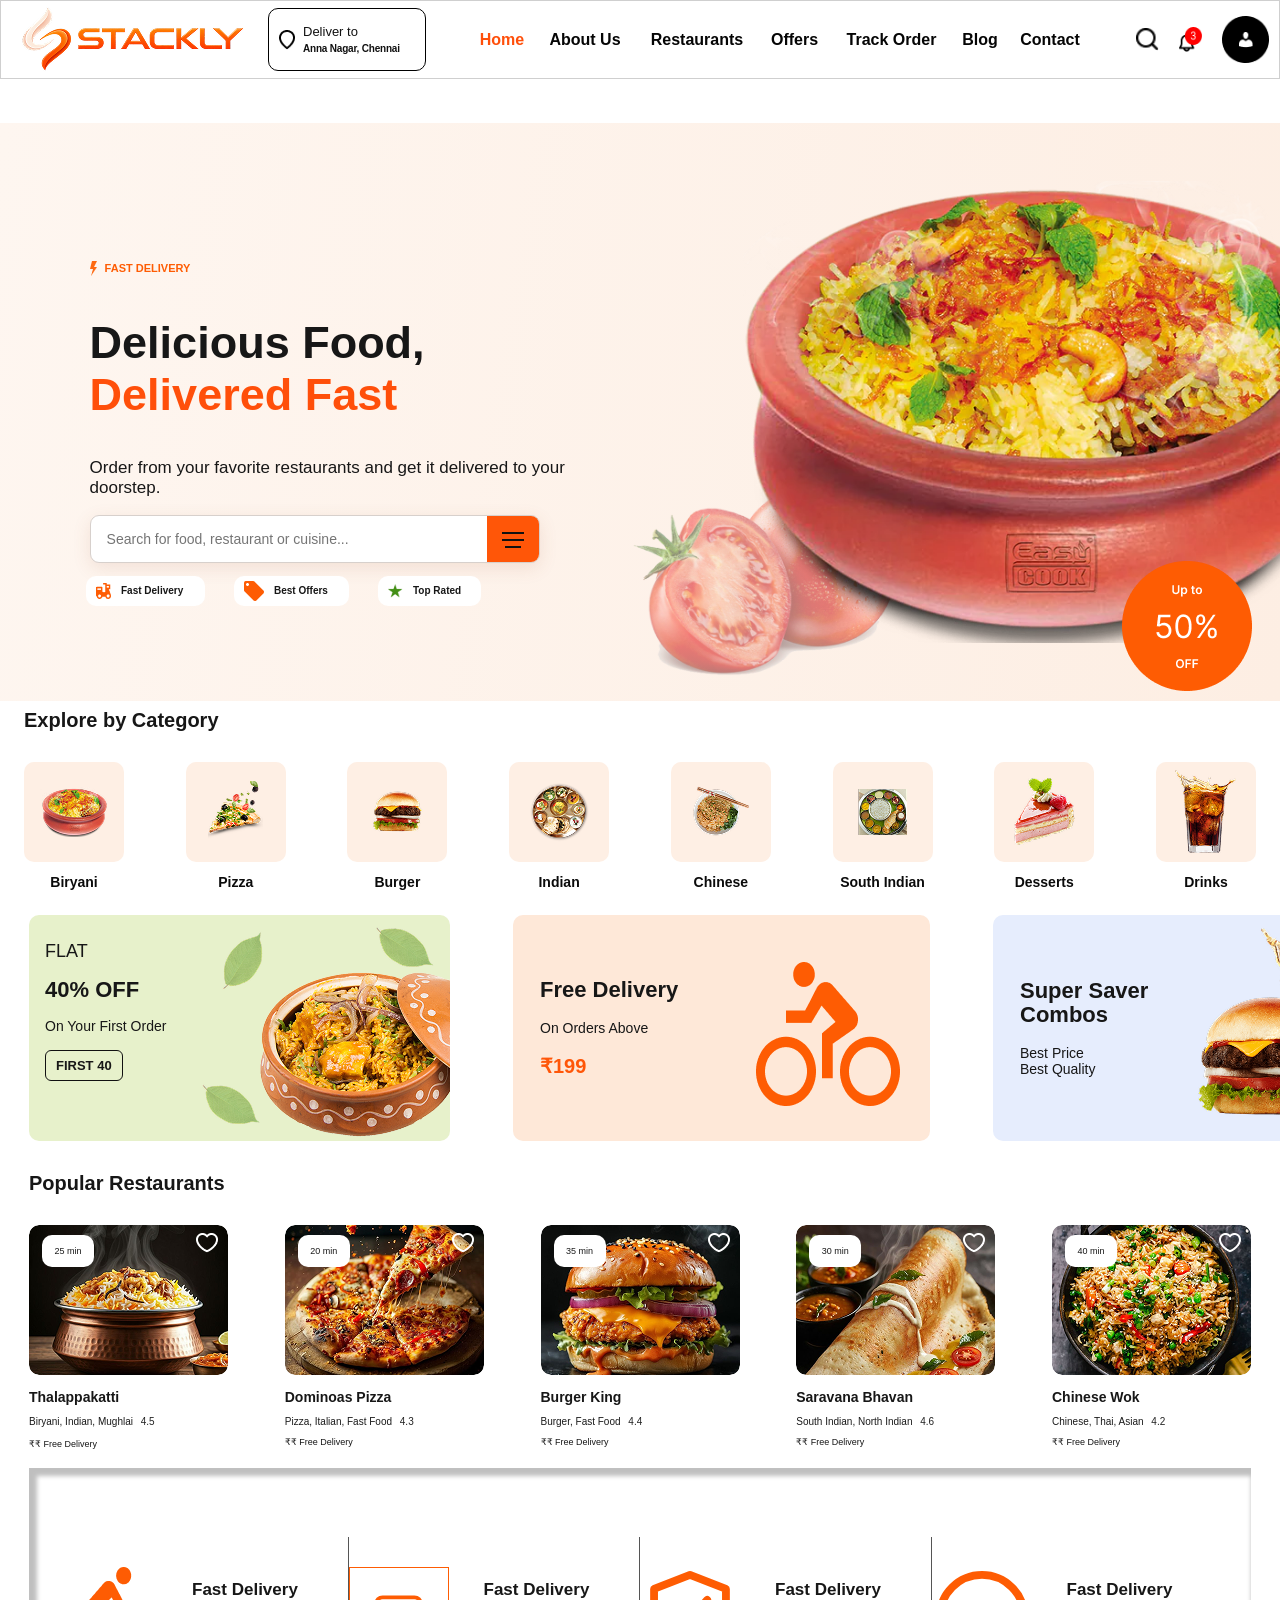
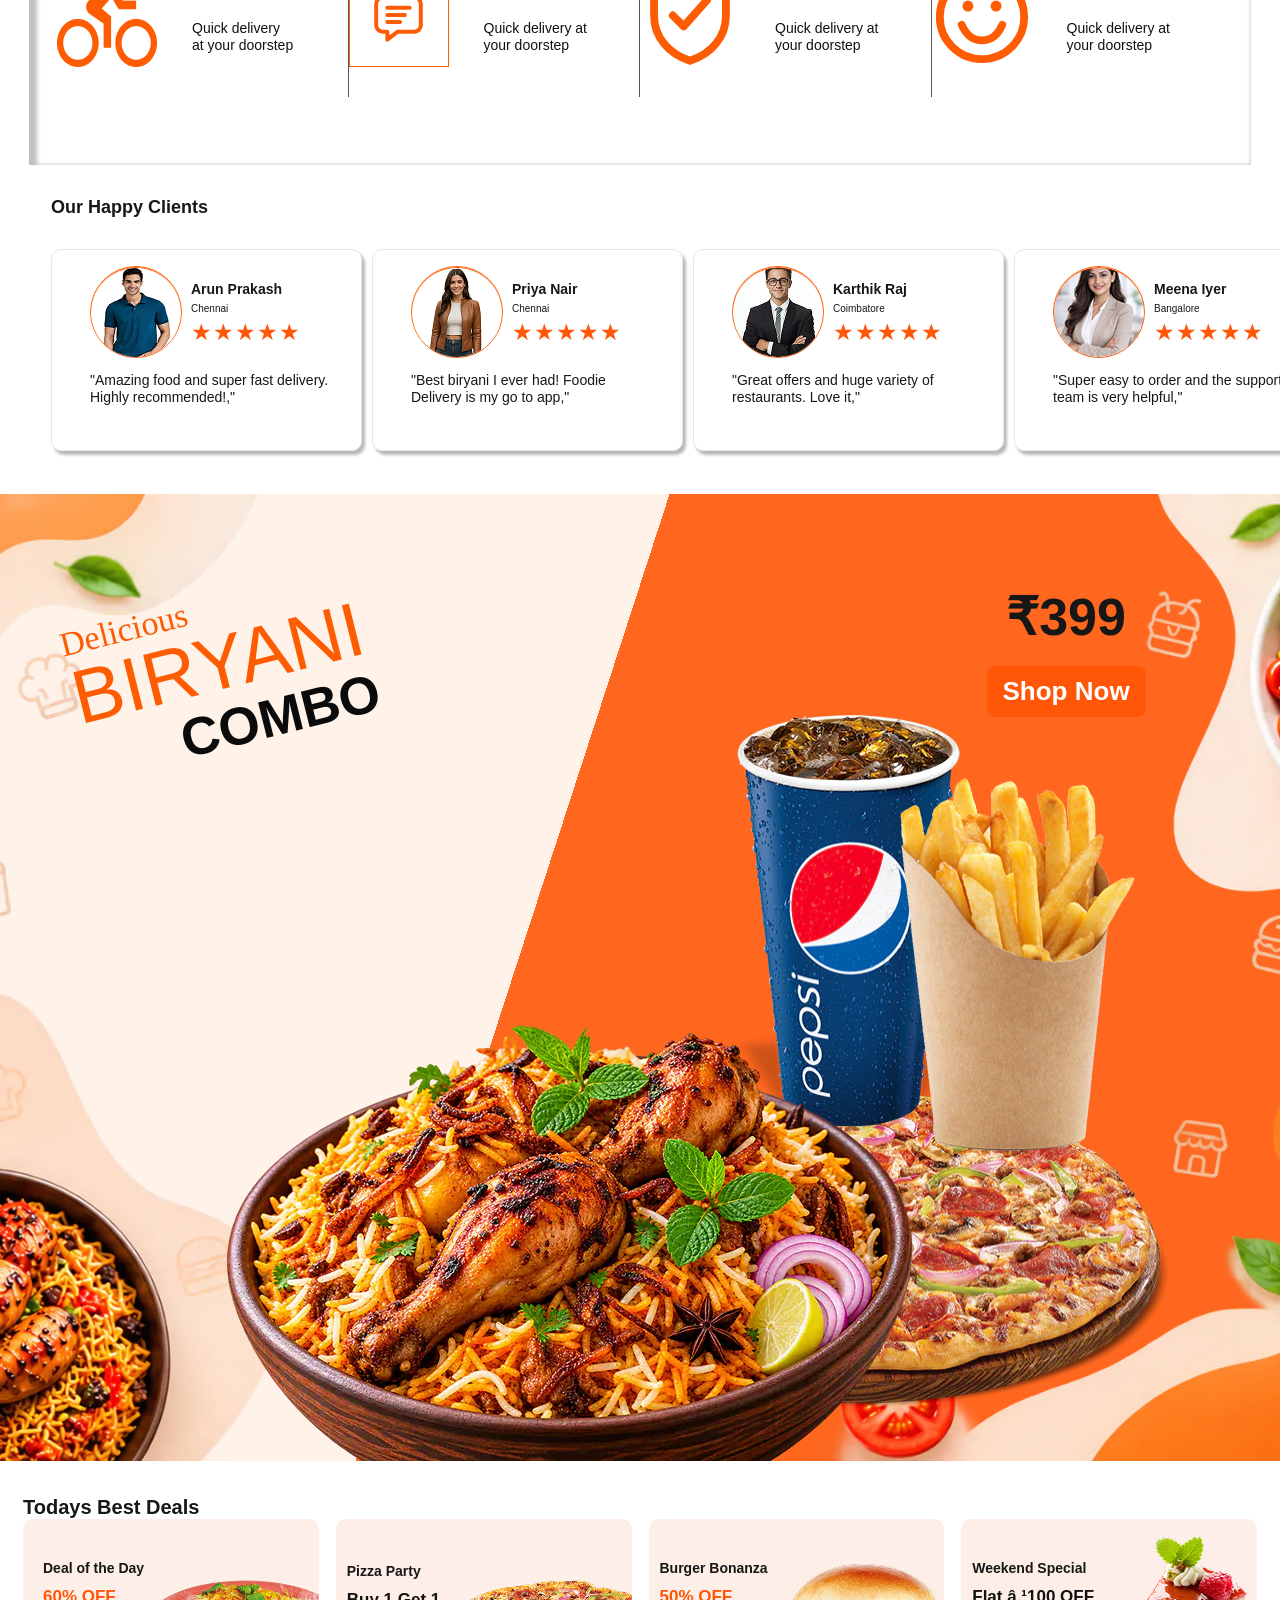
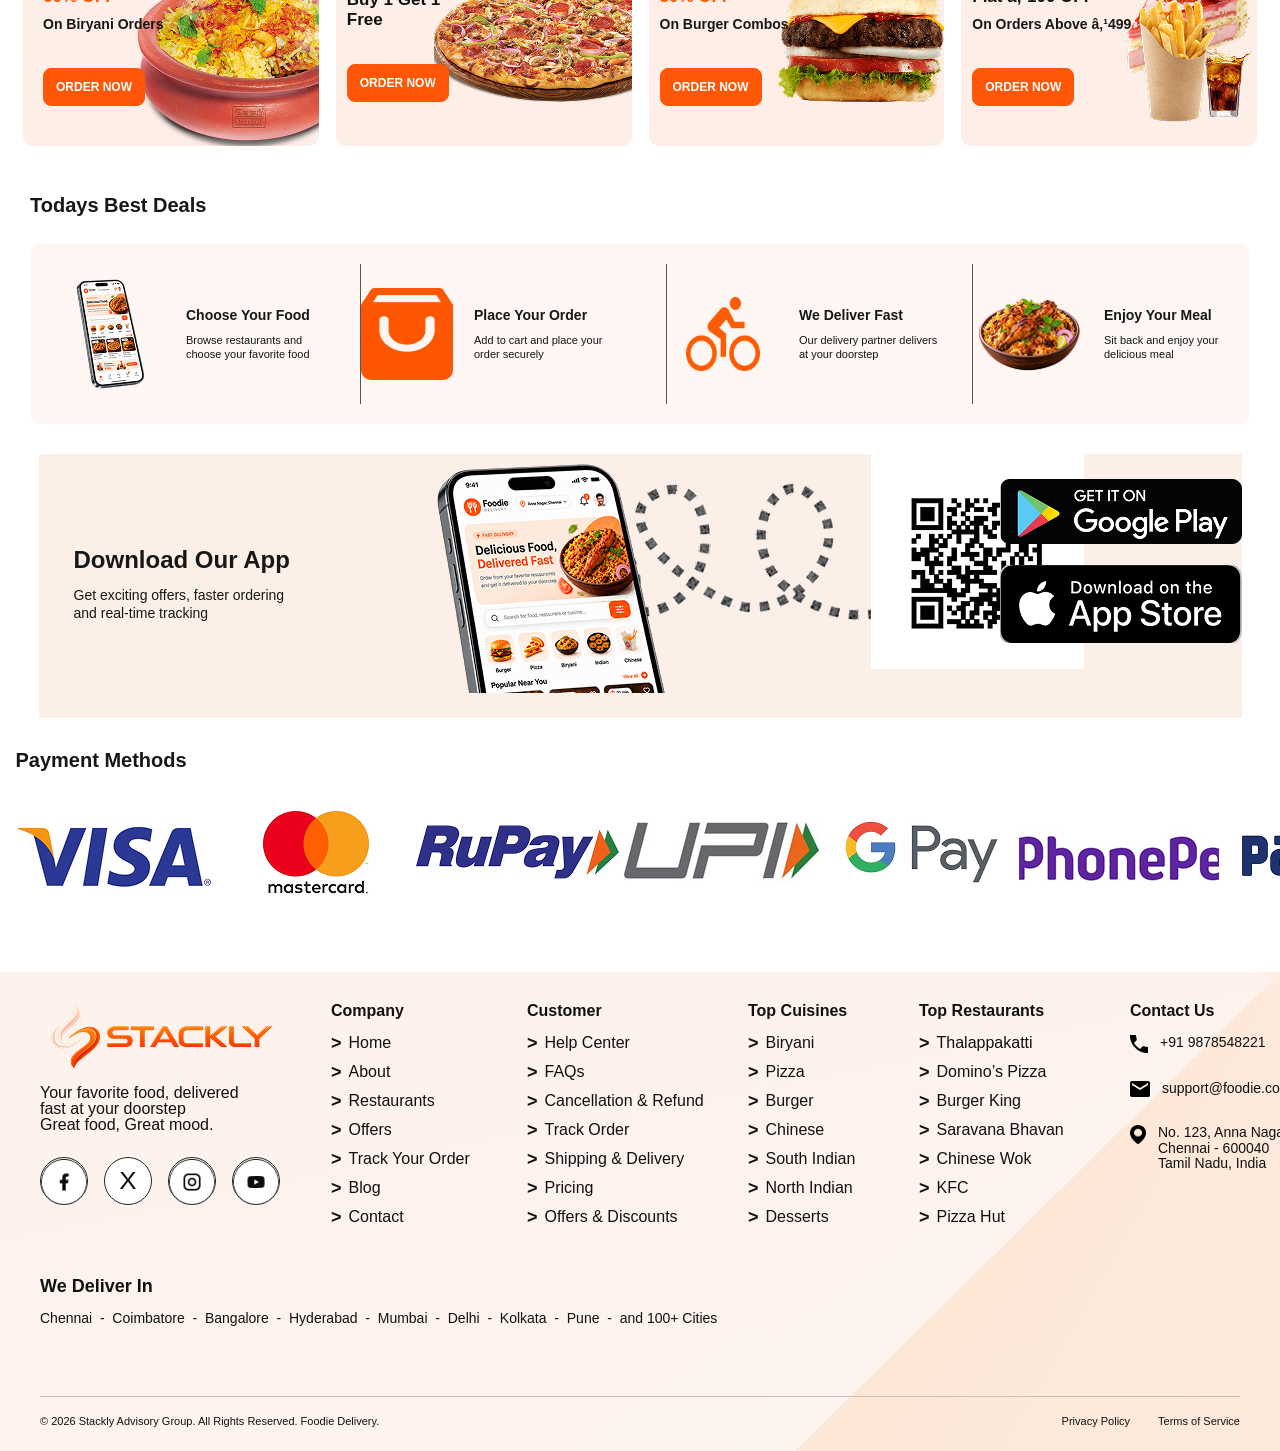
<file: index.html>
<!doctype html>
<html lang="en">
<head>
  <meta charset="UTF-8">
  <meta name="viewport" content="width=device-width,initial-scale=1">
  <title>STACKLY Food Delivery</title>
  <link rel="stylesheet" href="assets/css/style.css">
</head>
<body class="home-page">
  <header><a class="logo" href="index.html"><img class="nav-stackly-logo" src="assets/images/nav-stackly-logo.webp" alt="STACKLY"></a><button class="location"><img class="nav-location-icon" src="assets/images/nav-location.webp" alt=""><span>Deliver to<small>Anna Nagar, Chennai</small></span></button><button id="menuBtn" aria-label="Menu" aria-expanded="false"><span></span><span></span><span></span></button><nav id="nav"><a class="active" href="index.html">Home</a><a href="about.html">About Us</a><a href="restaurants.html">Restaurants</a><a href="orders.html">Offers</a><a href="track-order.html">Track Order</a><a href="blog.html">Blog</a><a href="contact.html">Contact</a><a class="mobile-signin" href="sign-in.html">Sign In</a></nav><div class="actions"><button class="nav-asset-button" aria-label="Search"><img src="assets/images/nav-search.webp" alt=""></button><button class="nav-asset-button" aria-label="Cart"><img src="assets/images/nav-cart-badge.webp" alt=""></button><button class="nav-asset-button" aria-label="Account"><img src="assets/images/nav-account.webp" alt=""></button></div></header>
  <main>
    <section class="hero" id="home"><div class="hero-copy"><small class="eyebrow"><img src="assets/images/home-hero-bolt.webp" alt="">FAST DELIVERY</small><h1>Delicious Food,<br><span>Delivered Fast</span></h1><p>Order from your favorite restaurants and get it delivered to your doorstep.</p><form id="searchForm"><span class="search-menu-icon" aria-hidden="true"></span><input placeholder="Search for food, restaurant or cuisine..." required><button aria-label="Search"><span></span><span></span><span></span></button></form><div class="hero-tags"><span><img src="assets/images/home-hero-fast.webp" alt="">Fast Delivery</span><span><img src="assets/images/home-hero-offers.webp" alt="">Best Offers</span><span><img src="assets/images/home-hero-rated.webp" alt="">Top Rated</span></div></div><div class="hero-art"><img class="tomato" src="assets/images/hero-tomatoes.webp" alt="Tomatoes"><img class="biryani" src="assets/images/hero-biryani.webp" alt="Biryani"><img class="home-discount-image" src="assets/images/home-hero-discount.webp" alt="Up to 50% off"></div></section>
    <div class="home-content-wrap">
      <section class="home-catalog-section"><h2>Explore by Category</h2><div class="home-category-grid">
        <button><span class="home-image-placeholder"><img src="assets/images/home-category-biryani.webp" alt=""></span>Biryani</button><button><span class="home-image-placeholder"><img src="assets/images/home-category-pizza.webp" alt=""></span>Pizza</button><button><span class="home-image-placeholder"><img src="assets/images/home-category-burger.webp" alt=""></span>Burger</button><button><span class="home-image-placeholder"><img src="assets/images/home-category-indian.webp" alt=""></span>Indian</button><button><span class="home-image-placeholder"><img src="assets/images/home-category-chinese.webp" alt=""></span>Chinese</button><button><span class="home-image-placeholder"><img src="assets/images/home-category-south-indian.webp" alt=""></span>South Indian</button><button><span class="home-image-placeholder"><img src="assets/images/home-category-desserts.webp" alt=""></span>Desserts</button><button><span class="home-image-placeholder"><img src="assets/images/home-category-drinks.webp" alt=""></span>Drinks</button>
      </div></section>
      <section class="home-offers-grid"><article class="home-offer-card green"><small>FLAT</small><strong>40% OFF</strong><p>On Your First Order</p><b>FIRST 40</b><img class="home-offer-art offer-biryani" src="assets/images/home-offer-biryani.webp" alt="Biryani offer"></article><article class="home-offer-card peach"><strong>Free Delivery</strong><p>On Orders Above</p><em> ₹199</em><img class="home-offer-art offer-delivery" src="assets/images/home-offer-delivery.webp" alt="Delivery rider"></article><article class="home-offer-card blue"><strong>Super Saver<br>Combos</strong><p>Best Price<br>Best Quality</p><img class="home-offer-art offer-combo" src="assets/images/home-offer-combo.webp" alt="Burger combo"></article></section>
      <section class="home-catalog-section home-restaurants" id="restaurants"><h2>Popular Restaurants</h2><div class="home-restaurant-grid">
        <article><div class="home-restaurant-image"><img class="home-restaurant-photo" src="assets/images/home-restaurant-thalappakatti.webp" alt="Thalappakatti"><span>25 min</span><button><img src="assets/images/home-heart.webp" alt=""></button></div><div class="home-restaurant-copy"><h3>Thalappakatti</h3><p>Biryani, Indian, Mughlai <b> <i>4.5</i></b></p><small>₹₹ Free Delivery</small></div></article>
        <article><div class="home-restaurant-image"><img class="home-restaurant-photo" src="assets/images/home-restaurant-dominos.webp" alt="Dominoâ€™s Pizza"><span>20 min</span><button><img src="assets/images/home-heart.webp" alt=""></button></div><div class="home-restaurant-copy"><h3>Dominoas Pizza</h3><p>Pizza, Italian, Fast Food <b> <i>4.3</i></b></p><small>₹₹ Free Delivery</small></div></article>
        <article><div class="home-restaurant-image"><img class="home-restaurant-photo" src="assets/images/home-restaurant-burger-king.webp" alt="Burger King"><span>35 min</span><button><img src="assets/images/home-heart.webp" alt=""></button></div><div class="home-restaurant-copy"><h3>Burger King</h3><p>Burger, Fast Food <b> <i>4.4</i></b></p><small>₹₹ Free Delivery</small></div></article>
        <article><div class="home-restaurant-image"><img class="home-restaurant-photo" src="assets/images/home-restaurant-saravana.webp" alt="Saravana Bhavan"><span>30 min</span><button><img src="assets/images/home-heart.webp" alt=""></button></div><div class="home-restaurant-copy"><h3>Saravana Bhavan</h3><p>South Indian, North Indian <b> <i>4.6</i></b></p><small>₹₹ Free Delivery</small></div></article>
        <article><div class="home-restaurant-image"><img class="home-restaurant-photo" src="assets/images/home-restaurant-chinese-wok.webp" alt="Chinese Wok"><span>40 min</span><button><img src="assets/images/home-heart.webp" alt=""></button></div><div class="home-restaurant-copy"><h3>Chinese Wok</h3><p>Chinese, Thai, Asian <b> <i>4.2</i></b></p><small>₹₹ Free Delivery</small></div></article>
      </div></section>
      <section class="home-trust-section"><div class="home-service-grid"><article><span class="home-service-icon"><img src="assets/images/home-service-delivery.webp" alt=""></span><div class="home-service-copy"><h3>Fast Delivery</h3><p>Quick delivery<br>at your doorstep</p></div></article><article><span class="home-service-icon"><img src="assets/images/home-service-shield.webp" alt=""></span><div class="home-service-copy"><h3>Fast Delivery</h3><p>Quick delivery<br>at your doorstep</p></div></article><article><span class="home-service-icon"><img src="assets/images/home-service-offer.webp" alt=""></span><div class="home-service-copy"><h3>Fast Delivery</h3><p>Quick delivery<br>at your doorstep</p></div></article><article><span class="home-service-icon"><img src="assets/images/home-service-support.webp" alt=""></span><div class="home-service-copy"><h3>Fast Delivery</h3><p>Quick delivery<br>at your doorstep</p></div></article></div></section><section class="home-clients-section"><h2>Our Happy Clients</h2><div class="home-client-grid"><article><div class="home-client-head"><span class="home-client-photo"><img src="assets/images/home-client-arun.webp" alt="Arun Prakash"></span><div><h3>Arun Prakash</h3><small>Chennai</small><div class="home-client-rating">★★★★★</div></div></div><p>"Amazing food and super fast delivery. Highly recommended!,"</p></article><article><div class="home-client-head"><span class="home-client-photo"><img src="assets/images/home-client-priya.webp" alt="Priya Nair"></span><div><h3>Priya Nair</h3><small>Chennai</small><div class="home-client-rating">★★★★★</div></div></div><p>"Best biryani I ever had! Foodie Delivery is my go to app,"</p></article><article><div class="home-client-head"><span class="home-client-photo"><img src="assets/images/home-client-karthik.webp" alt="Karthik Raj"></span><div><h3>Karthik Raj</h3><small>Coimbatore</small><div class="home-client-rating">★★★★★</div></div></div><p>"Great offers and huge variety of restaurants. Love it,"</p></article><article><div class="home-client-head"><span class="home-client-photo"><img src="assets/images/home-client-meena.webp" alt="Meena Iyer"></span><div><h3>Meena Iyer</h3><small>Bangalore</small><div class="home-client-rating">★★★★★</div></div></div><p>"Super easy to order and the support team is very helpful,"</p></article></div></section>
      <section class="home-combo-promo" aria-label="Delicious biryani combo"><img class="home-combo-bg" src="assets/images/home-combo-background.webp" alt=""><div class="home-combo-title"><small>Delicious</small><strong>BIRYANI</strong><b>COMBO</b></div><div class="home-combo-price"><strong>₹399</strong><a href="orders.html">Shop Now</a></div><img class="home-combo-biryani" src="assets/images/home-combo-biryani.webp" alt="Chicken biryani"><img class="home-combo-pizza" src="assets/images/home-combo-pizza.webp" alt="Pizza"><img class="home-combo-fries" src="assets/images/home-combo-fries.webp" alt="French fries"><img class="home-combo-pepsi" src="assets/images/home-combo-pepsi.webp" alt="Pepsi"></section>
      <section class="home-best-deals"><h2>Todays Best Deals</h2><div class="home-deal-grid"><article><div><h3>Deal of the Day</h3><strong>60% OFF</strong><p>On Biryani Orders</p><a href="orders.html">ORDER NOW</a></div><span class="home-deal-image"><img src="assets/images/home-deal-biryani.webp" alt=""></span></article><article><div><h3>Pizza Party</h3><strong>Buy 1 Get 1<br>Free</strong><a href="orders.html">ORDER NOW</a></div><span class="home-deal-image"><img src="assets/images/home-deal-pizza.webp" alt=""></span></article><article><div><h3>Burger Bonanza</h3><strong>50% OFF</strong><p>On Burger Combos</p><a href="orders.html">ORDER NOW</a></div><span class="home-deal-image"><img src="assets/images/home-deal-burger.webp" alt=""></span></article><article><div><h3>Weekend Special</h3><strong>Flat â‚¹100 OFF</strong><p>On Orders Above â‚¹499</p><a href="orders.html">ORDER NOW</a></div><span class="home-deal-image"><img src="assets/images/home-deal-weekend.webp" alt=""></span></article></div></section>
      <section class="home-order-process"><h2>Todays Best Deals</h2><div class="home-process-grid"><article><span class="home-process-image"><img src="assets/images/home-step-choose.webp" alt=""></span><div><h3>Choose Your Food</h3><p>Browse restaurants and choose your favorite food</p></div></article><article><span class="home-process-image"><img src="assets/images/home-step-order.webp" alt=""></span><div><h3>Place Your Order</h3><p>Add to cart and place your order securely</p></div></article><article><span class="home-process-image"><img src="assets/images/home-step-delivery.webp" alt=""></span><div><h3>We Deliver Fast</h3><p>Our delivery partner delivers at your doorstep</p></div></article><article><span class="home-process-image"><img src="assets/images/home-step-enjoy.webp" alt=""></span><div><h3>Enjoy Your Meal</h3><p>Sit back and enjoy your delicious meal</p></div></article></div></section>
      <section class="home-app-download"><div class="home-app-copy"><h2>Download Our App</h2><p>Get exciting offers, faster ordering<br>and real-time tracking</p></div><img class="home-app-phone-qr" src="assets/images/home-app-phone-qr.webp" alt="Foodie app and QR code"><img class="home-app-stores" src="assets/images/home-app-stores.webp" alt="Google Play and App Store"></section>
      <section class="home-payment-section"><h2>Payment Methods</h2><div class="home-payment-placeholders"><span><img src="assets/images/home-payment-visa.webp" alt="VISA"></span><span><img src="assets/images/home-payment-mastercard.webp" alt="Mastercard"></span><span><img src="assets/images/home-payment-rupay.webp" alt="RuPay"></span><span><img src="assets/images/home-payment-upi.webp" alt="UPI"></span><span><img src="assets/images/home-payment-gpay.webp" alt="G Pay"></span><span><img src="assets/images/home-payment-phonepe.webp" alt="PhonePe"></span><span><img src="assets/images/home-payment-paytm.webp" alt="Paytm"></span></div></section>
    </div>
  </main>
  <footer class="new-site-footer" id="footer"><div class="new-footer-main"><div class="new-footer-brand"><a href="index.html" aria-label="Stackly home"><img class="new-footer-logo" src="assets/images/footer-stackly-logo.webp" alt="STACKLY"></a><p>Your favorite food, delivered<br>fast at your doorstep<br>Great food, Great mood.</p><div class="new-footer-socials"><a href="https://www.facebook.com/" target="_blank" aria-label="Facebook"><img src="assets/images/footer-facebook.webp" alt=""></a><a class="footer-x-social" href="https://x.com/" target="_blank" aria-label="X"><span aria-hidden="true">X</span></a><a href="https://www.instagram.com/" target="_blank" aria-label="Instagram"><img src="assets/images/footer-instagram.webp" alt=""></a><a href="https://www.youtube.com/" target="_blank" aria-label="YouTube"><img src="assets/images/footer-youtube.webp" alt=""></a></div></div><nav class="new-footer-column" aria-label="Company"><h3>Company</h3><a href="index.html"><span>&gt;</span>Home</a><a href="about.html"><span>&gt;</span>About</a><a href="restaurants.html"><span>&gt;</span>Restaurants</a><a href="orders.html"><span>&gt;</span>Offers</a><a href="track-order.html"><span>&gt;</span>Track Your Order</a><a href="blog.html"><span>&gt;</span>Blog</a><a href="contact.html"><span>&gt;</span>Contact</a></nav><nav class="new-footer-column" aria-label="Customer"><h3>Customer</h3><a href="404.html"><span>&gt;</span>Help Center</a><a href="404.html"><span>&gt;</span>FAQs</a><a href="404.html"><span>&gt;</span>Cancellation &amp; Refund</a><a href="404.html"><span>&gt;</span>Track Order</a><a href="404.html"><span>&gt;</span>Shipping &amp; Delivery</a><a href="404.html"><span>&gt;</span>Pricing</a><a href="404.html"><span>&gt;</span>Offers &amp; Discounts</a></nav><nav class="new-footer-column" aria-label="Top Cuisines"><h3>Top Cuisines</h3><a href="404.html"><span>&gt;</span>Biryani</a><a href="404.html"><span>&gt;</span>Pizza</a><a href="404.html"><span>&gt;</span>Burger</a><a href="404.html"><span>&gt;</span>Chinese</a><a href="404.html"><span>&gt;</span>South Indian</a><a href="404.html"><span>&gt;</span>North Indian</a><a href="404.html"><span>&gt;</span>Desserts</a></nav><nav class="new-footer-column" aria-label="Top Restaurants"><h3>Top Restaurants</h3><a href="404.html"><span>&gt;</span>Thalappakatti</a><a href="404.html"><span>&gt;</span>Domino&rsquo;s Pizza</a><a href="404.html"><span>&gt;</span>Burger King</a><a href="404.html"><span>&gt;</span>Saravana Bhavan</a><a href="404.html"><span>&gt;</span>Chinese Wok</a><a href="404.html"><span>&gt;</span>KFC</a><a href="404.html"><span>&gt;</span>Pizza Hut</a></nav><div class="new-footer-contact"><h3>Contact Us</h3><a href="tel:+919878548221"><img src="assets/images/footer-phone.webp" alt="">+91 9878548221</a><a href="mailto:support@foodie.com"><img src="assets/images/footer-email.webp" alt="">support@foodie.com</a><a href="https://maps.google.com/?q=No.+123+Anna+Nagar+Chennai+600040+Tamil+Nadu+India" target="_blank"><img src="assets/images/footer-location.webp" alt=""><span>No. 123, Anna Nagar<br>Chennai - 600040<br>Tamil Nadu, India</span></a></div></div><div class="new-footer-cities"><h3>We Deliver In</h3><p>Chennai&nbsp; - &nbsp;Coimbatore&nbsp; - &nbsp;Bangalore&nbsp; - &nbsp;Hyderabad&nbsp; - &nbsp;Mumbai&nbsp; - &nbsp;Delhi&nbsp; - &nbsp;Kolkata&nbsp; - &nbsp;Pune&nbsp; - &nbsp;and 100+ Cities</p></div><div class="new-footer-bottom"><span>&copy; 2026 Stackly Advisory Group. All Rights Reserved. Foodie Delivery.</span><span><a href="contact.html">Privacy Policy</a><a href="contact.html">Terms of Service</a></span></div></footer>
  <script src="assets/js/script.js"></script>
</body>
</html>
</file>
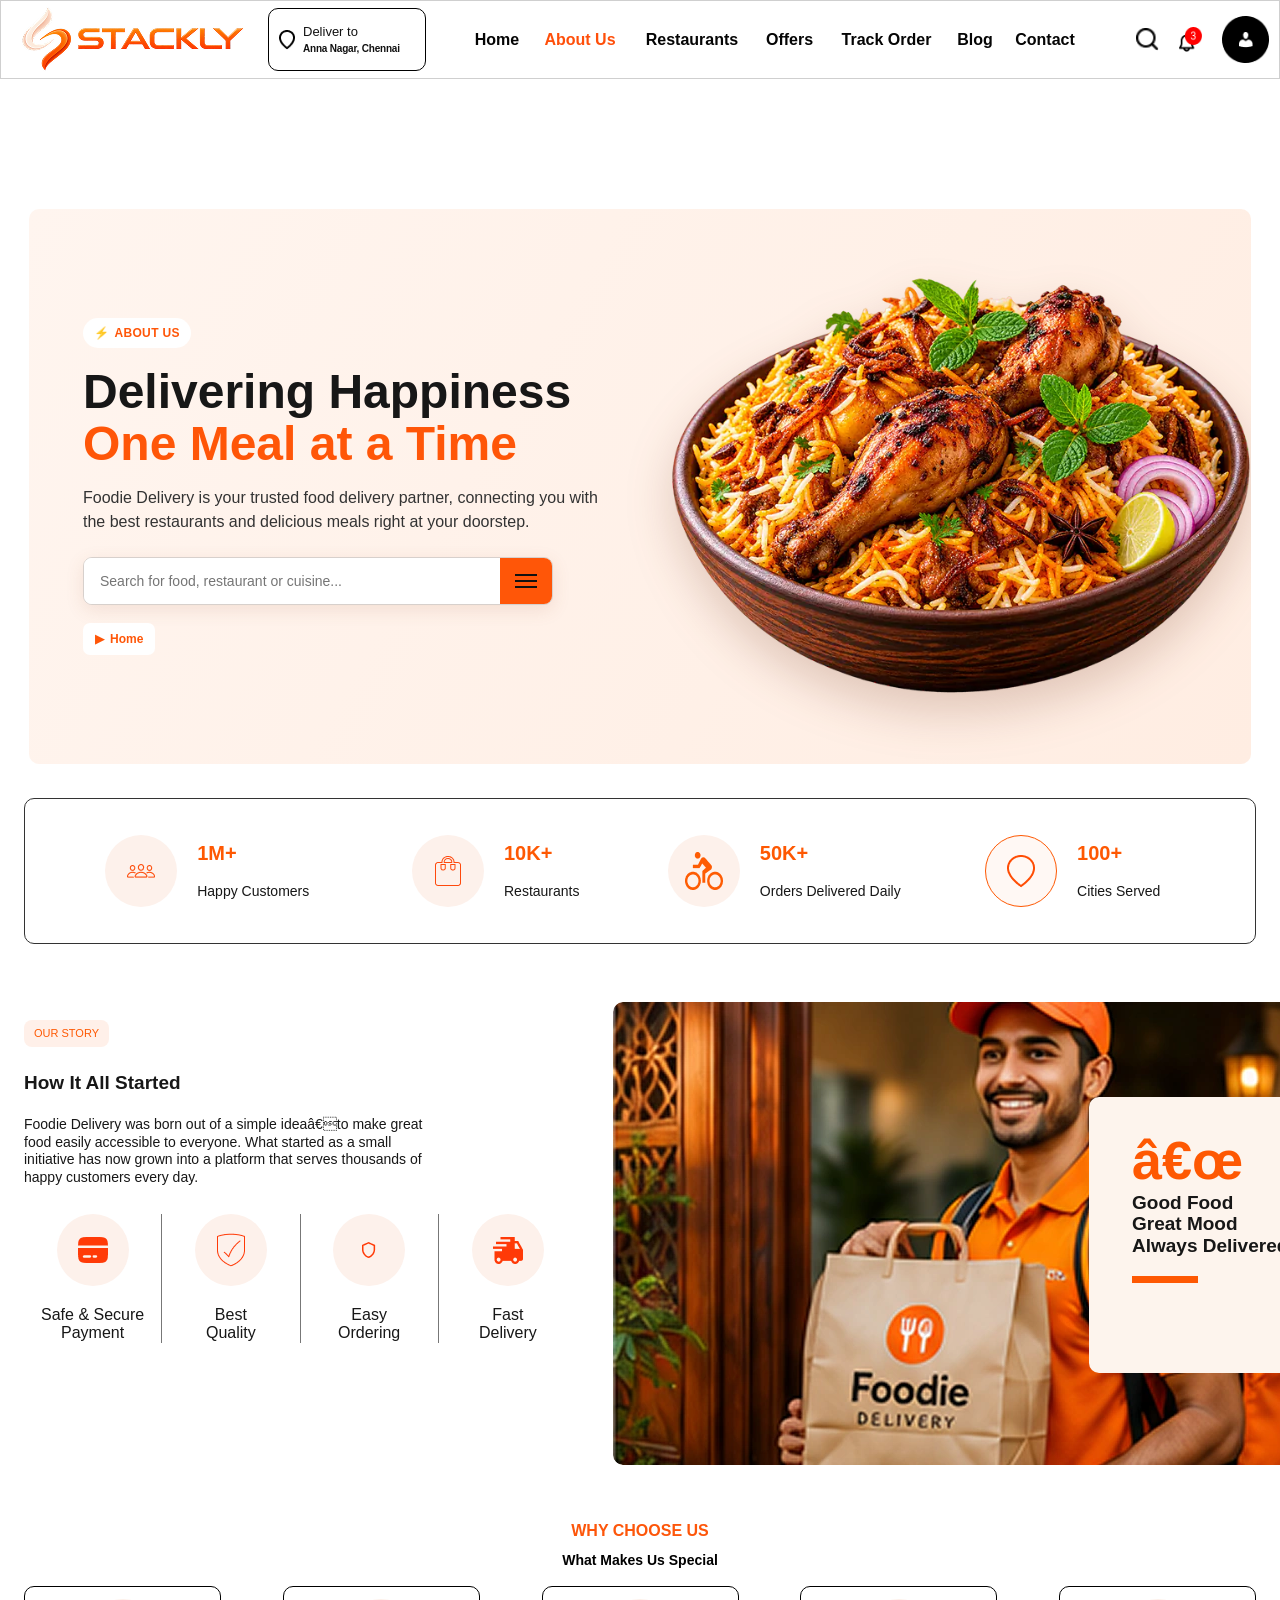
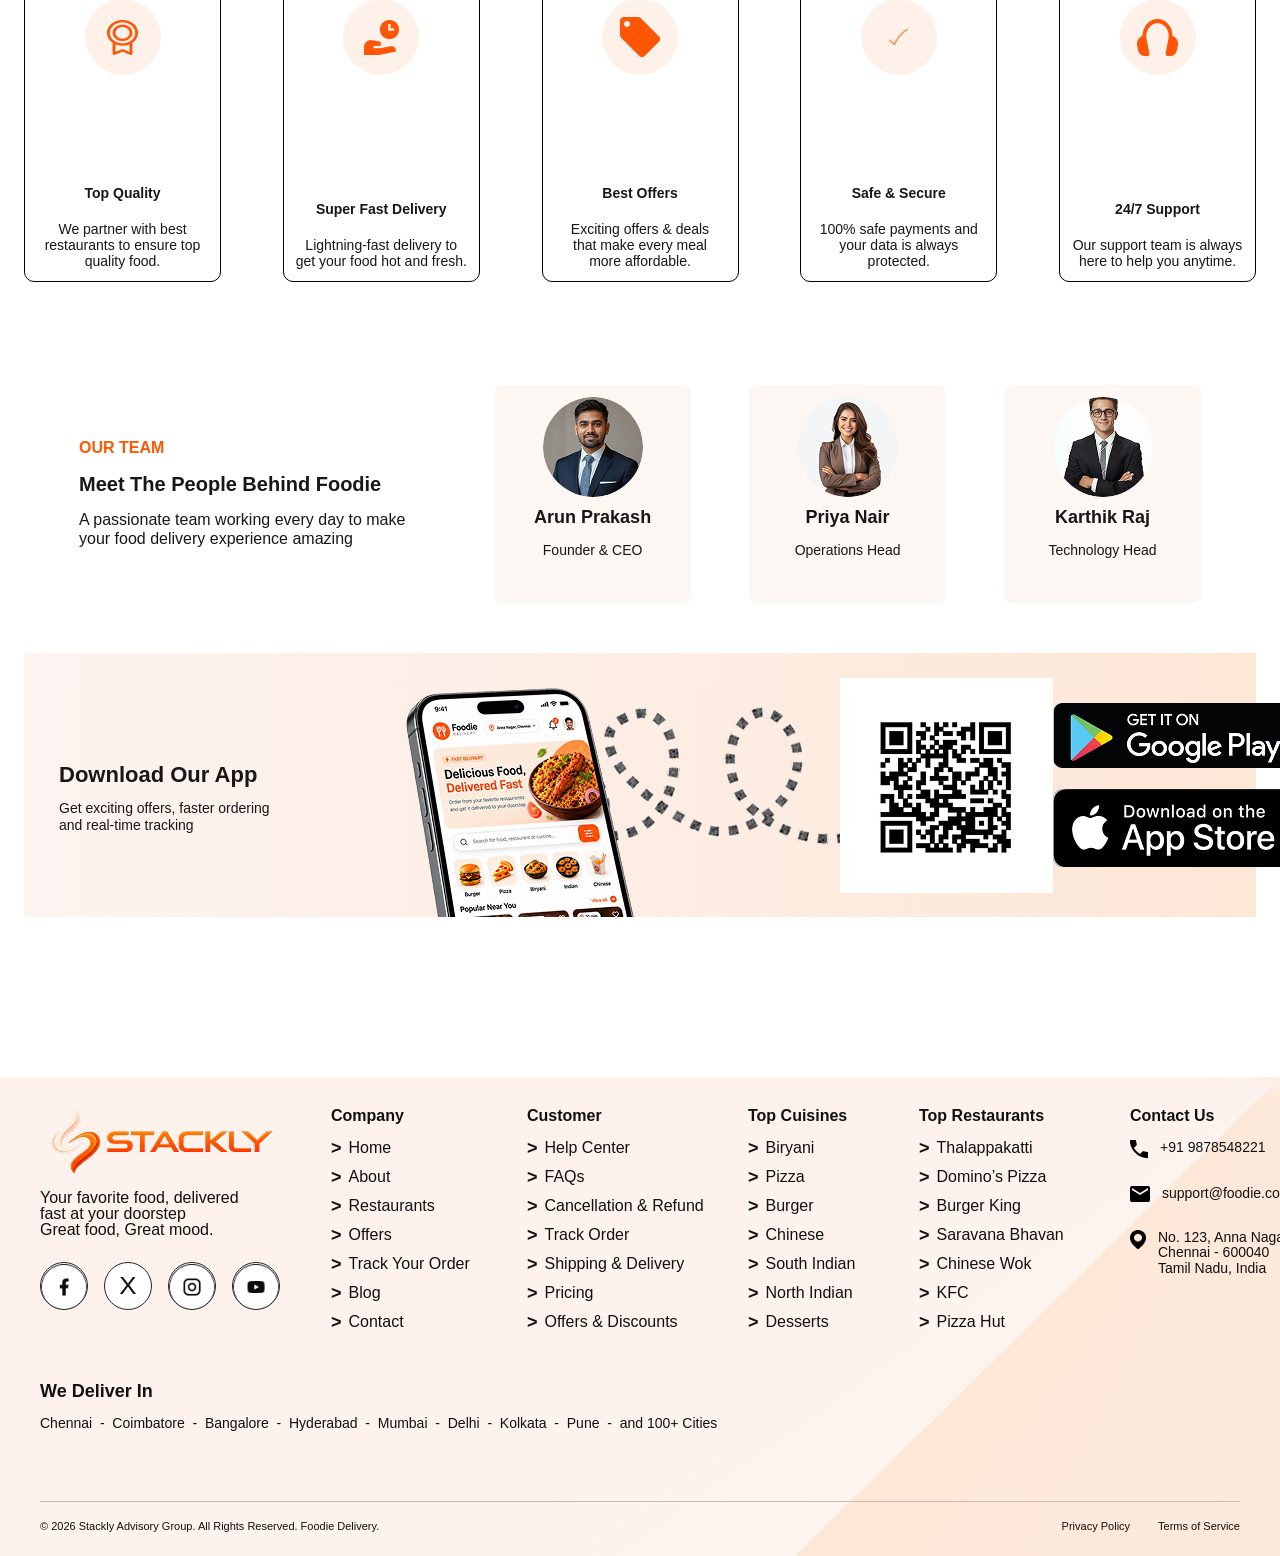
<file: about.html>
<!doctype html><html lang="en"><head><meta charset="UTF-8"><meta name="viewport" content="width=device-width,initial-scale=1"><title>About Us - STACKLY</title><link rel="stylesheet" href="assets/css/style.css"></head><body><div data-shell-page="About Us"></div><script src="assets/js/script.js"></script></body></html>
</file>
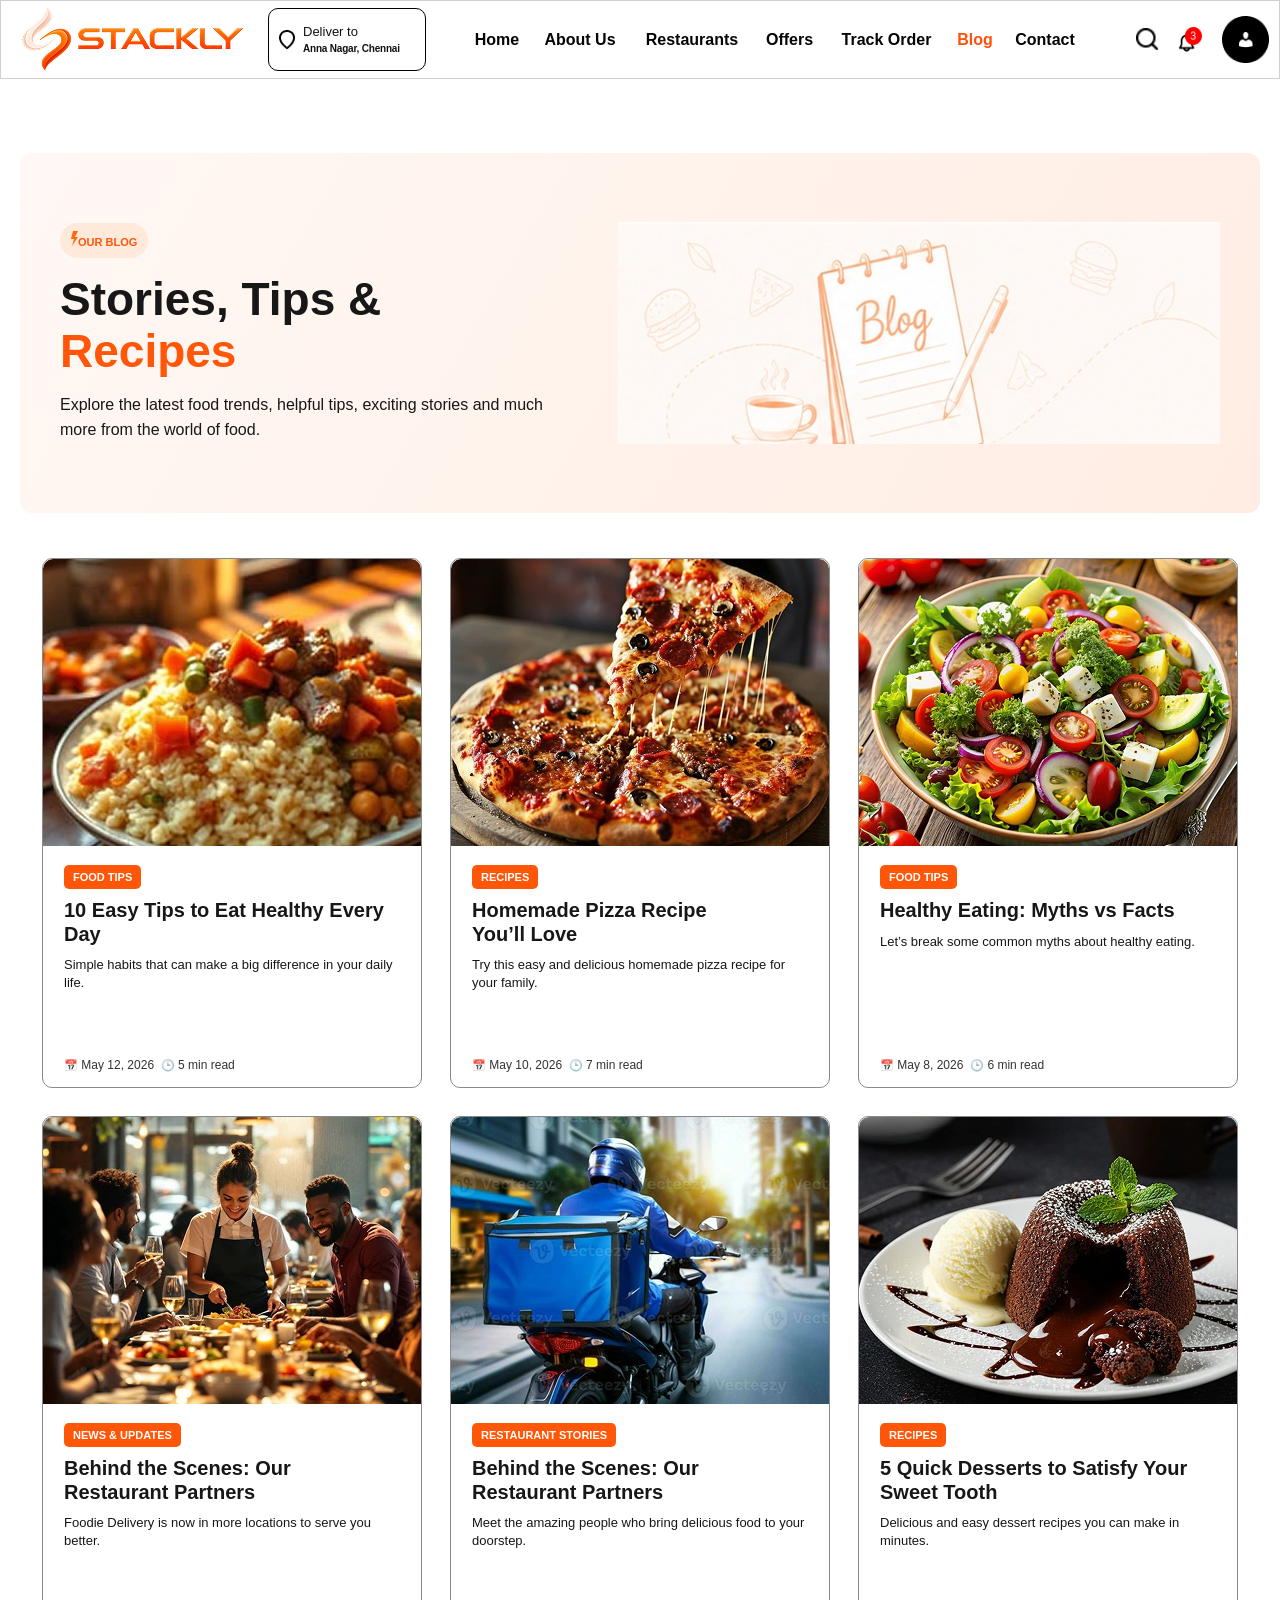
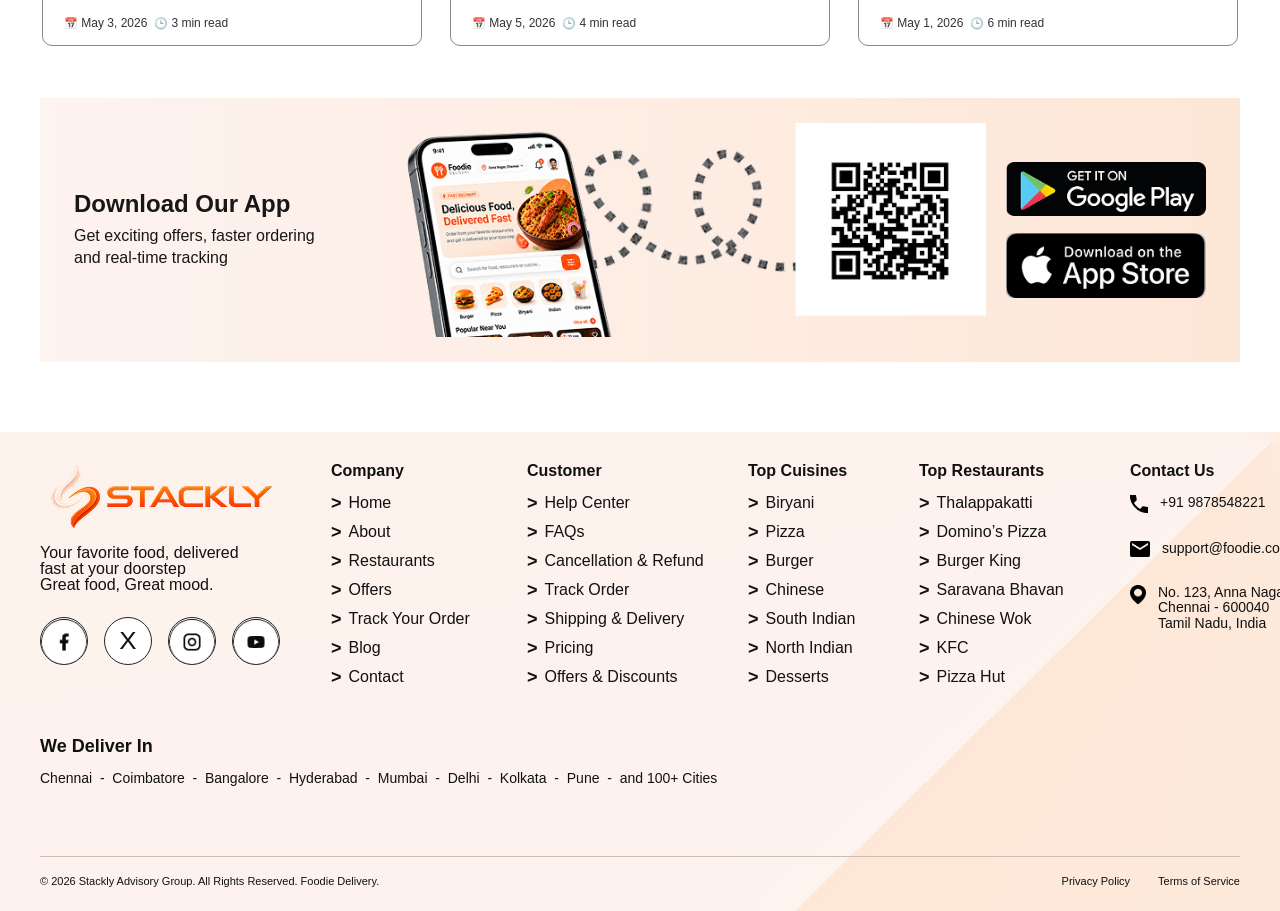
<file: blog.html>
<!doctype html><html lang="en"><head><meta charset="UTF-8"><meta name="viewport" content="width=device-width,initial-scale=1"><title>Blog - STACKLY</title><link rel="stylesheet" href="assets/css/style.css"></head><body><div data-shell-page="Blog"></div><script src="assets/js/script.js"></script></body></html>
</file>
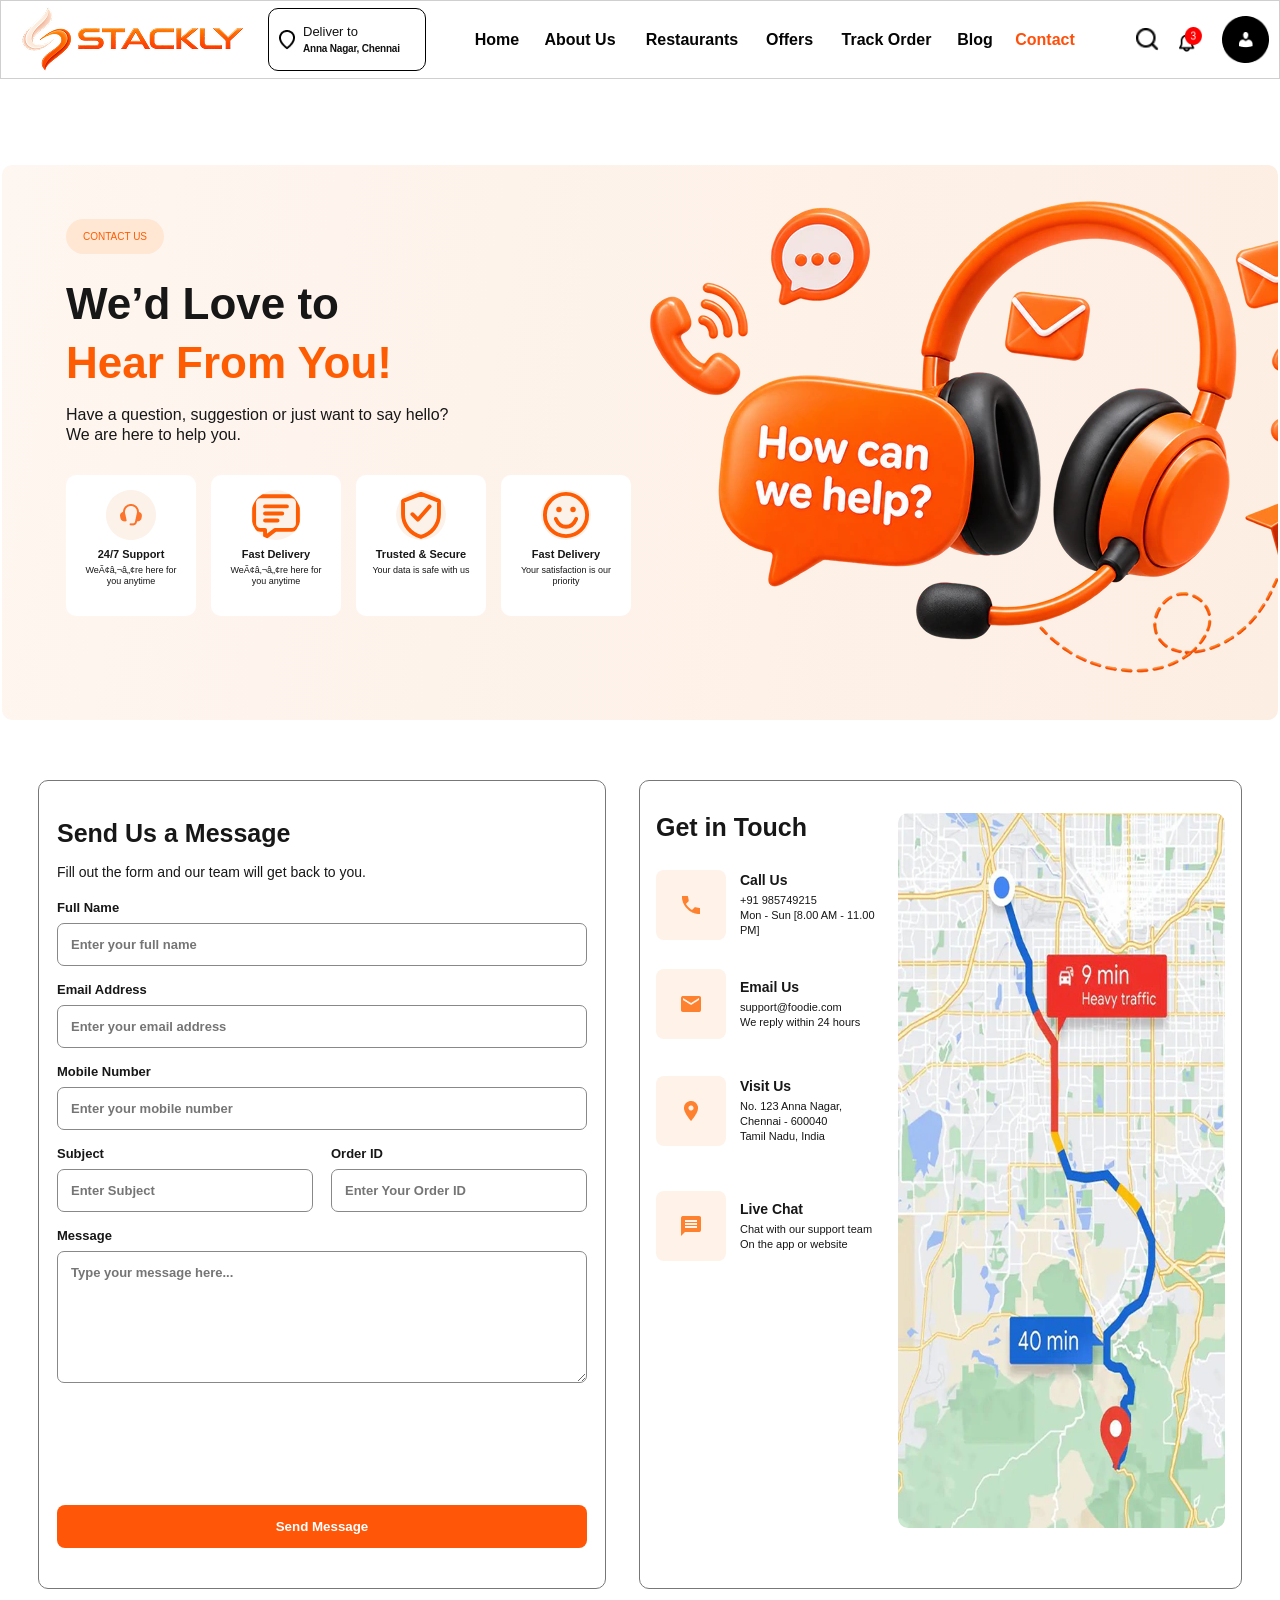
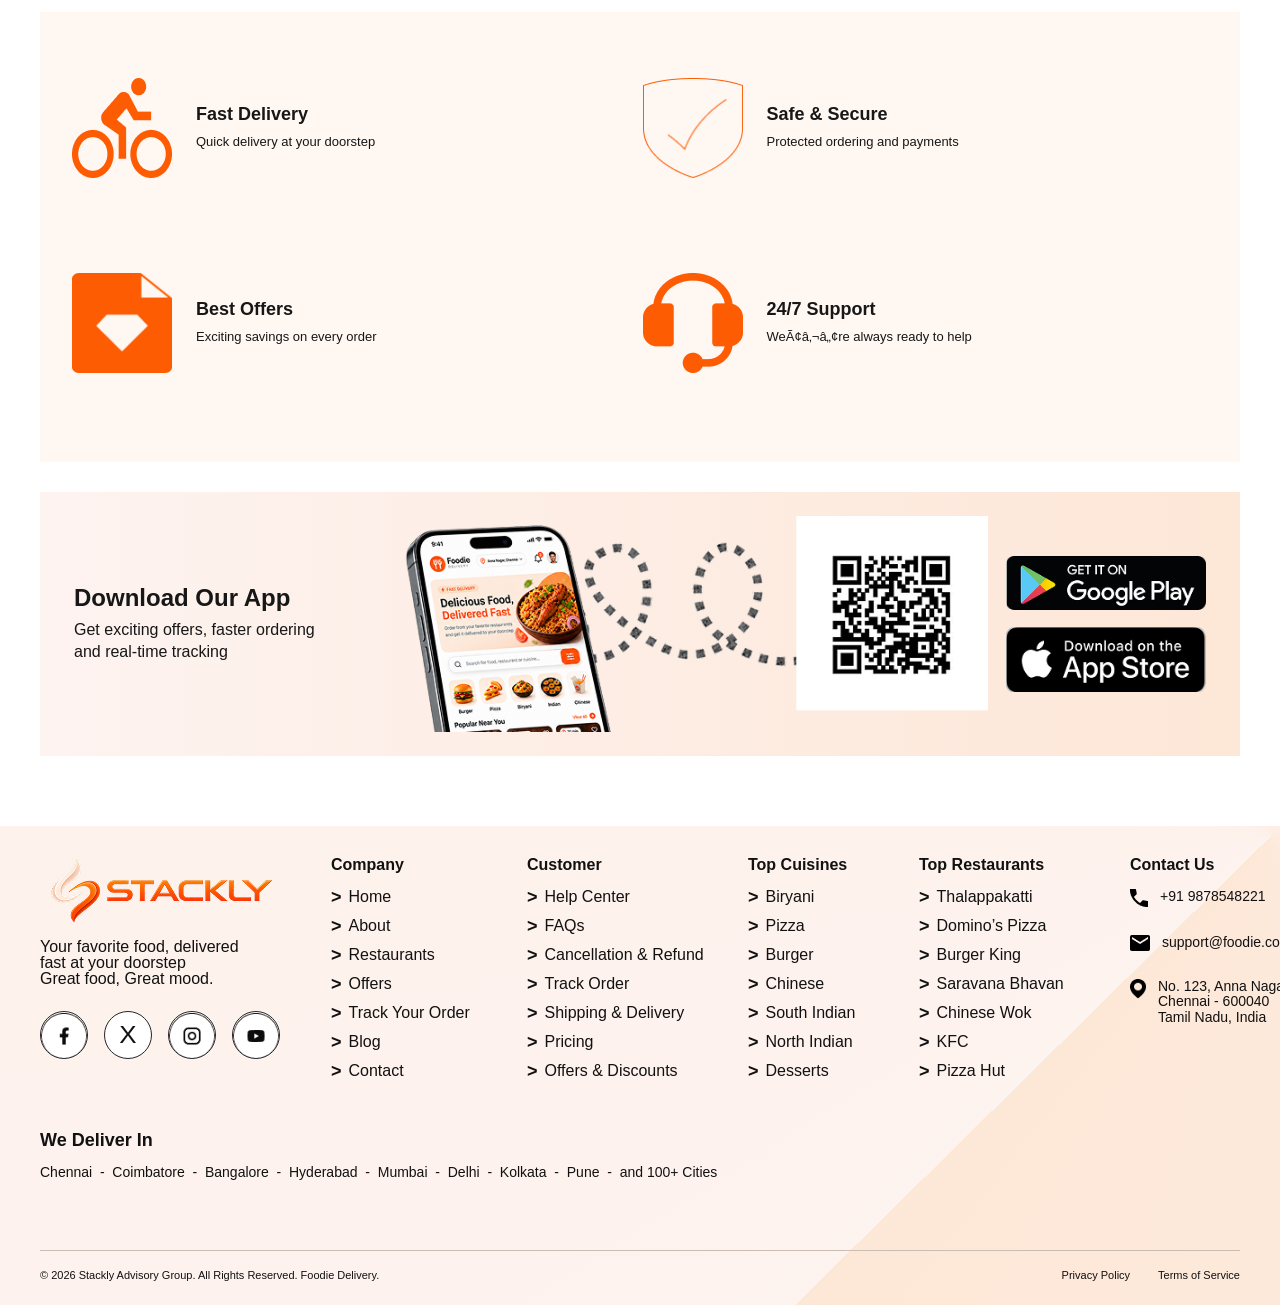
<file: contact.html>
<!doctype html><html lang="en"><head><meta charset="UTF-8"><meta name="viewport" content="width=device-width,initial-scale=1"><title>Contact - STACKLY</title><link rel="stylesheet" href="assets/css/style.css"></head><body><div data-shell-page="Contact"></div><script src="assets/js/script.js"></script></body></html>
</file>
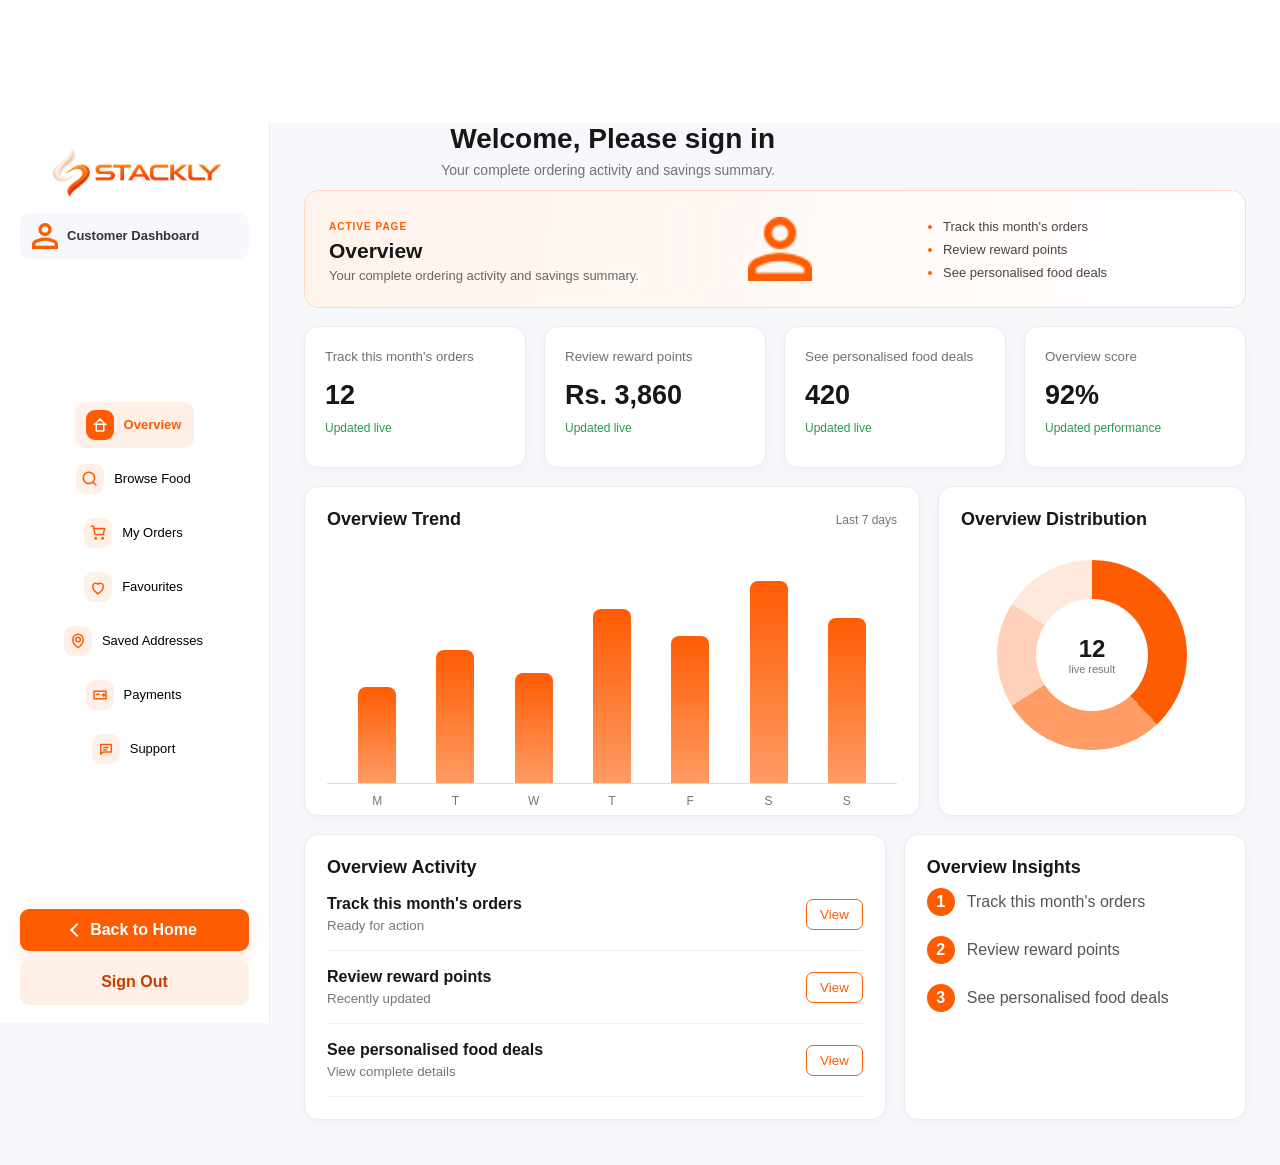
<file: dashboard-customer.html>
<!doctype html><html lang="en"><head><meta charset="utf-8"><meta name="viewport" content="width=device-width,initial-scale=1"><title>Customer Dashboard | STACKLY</title><link rel="stylesheet" href="assets/css/style.css"></head><body data-dashboard="customer"><div id="dashboardRoot"></div><script src="assets/js/dashboard.js"></script></body></html>
</file>
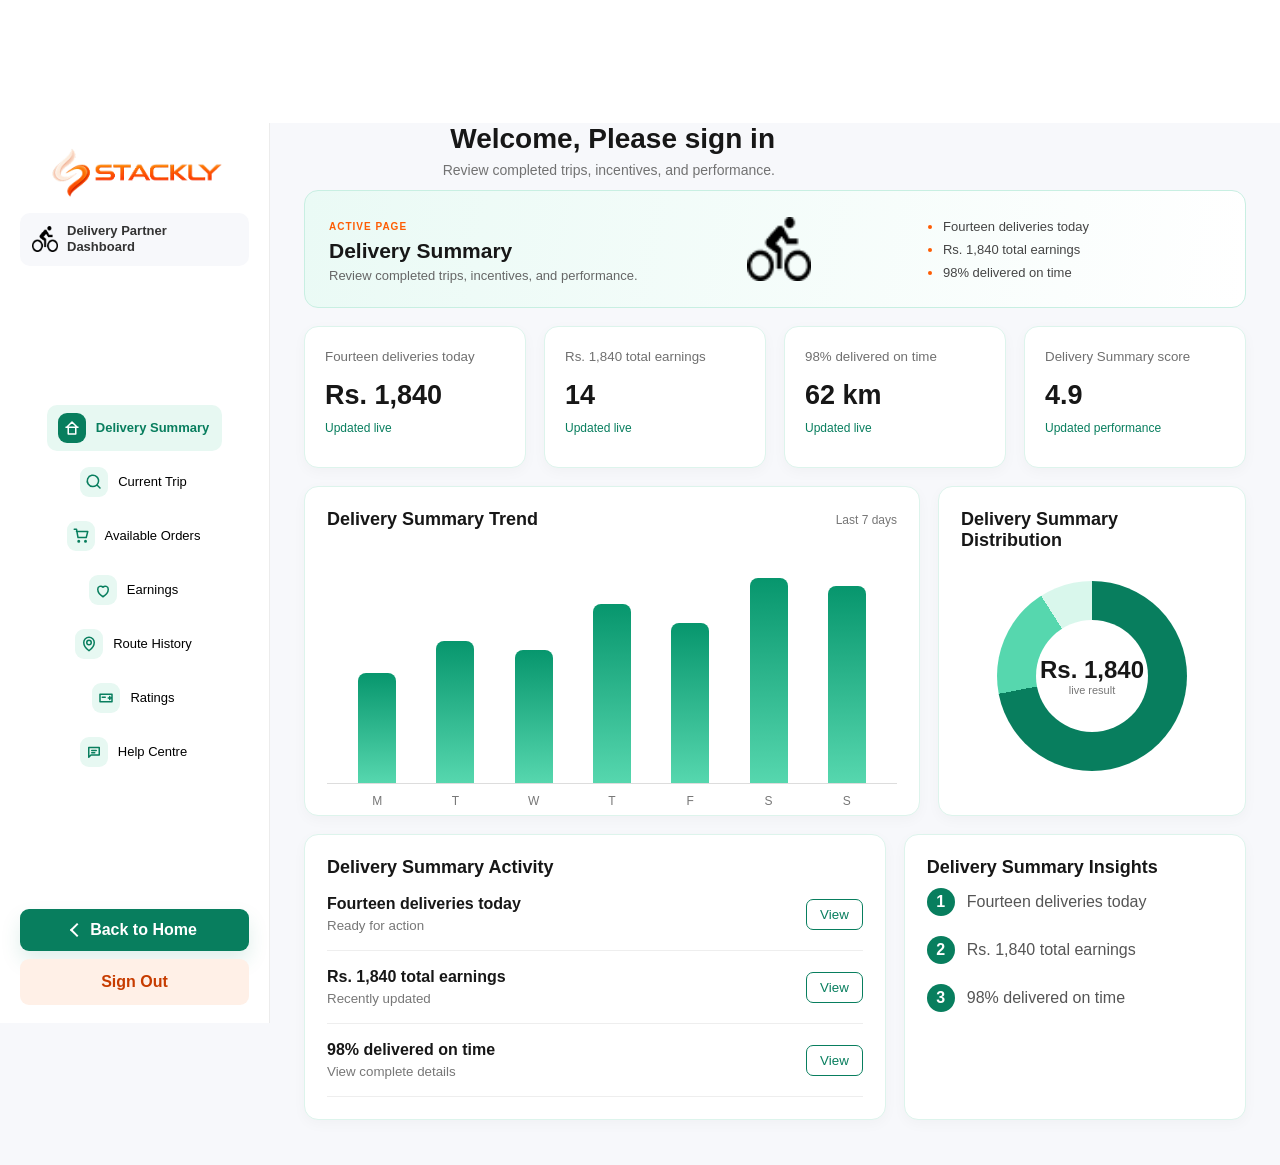
<file: dashboard-delivery.html>
<!doctype html><html lang="en"><head><meta charset="utf-8"><meta name="viewport" content="width=device-width,initial-scale=1"><title>Delivery Partner Dashboard | STACKLY</title><link rel="stylesheet" href="assets/css/style.css"></head><body data-dashboard="delivery"><div id="dashboardRoot"></div><script src="assets/js/dashboard.js"></script></body></html>
</file>
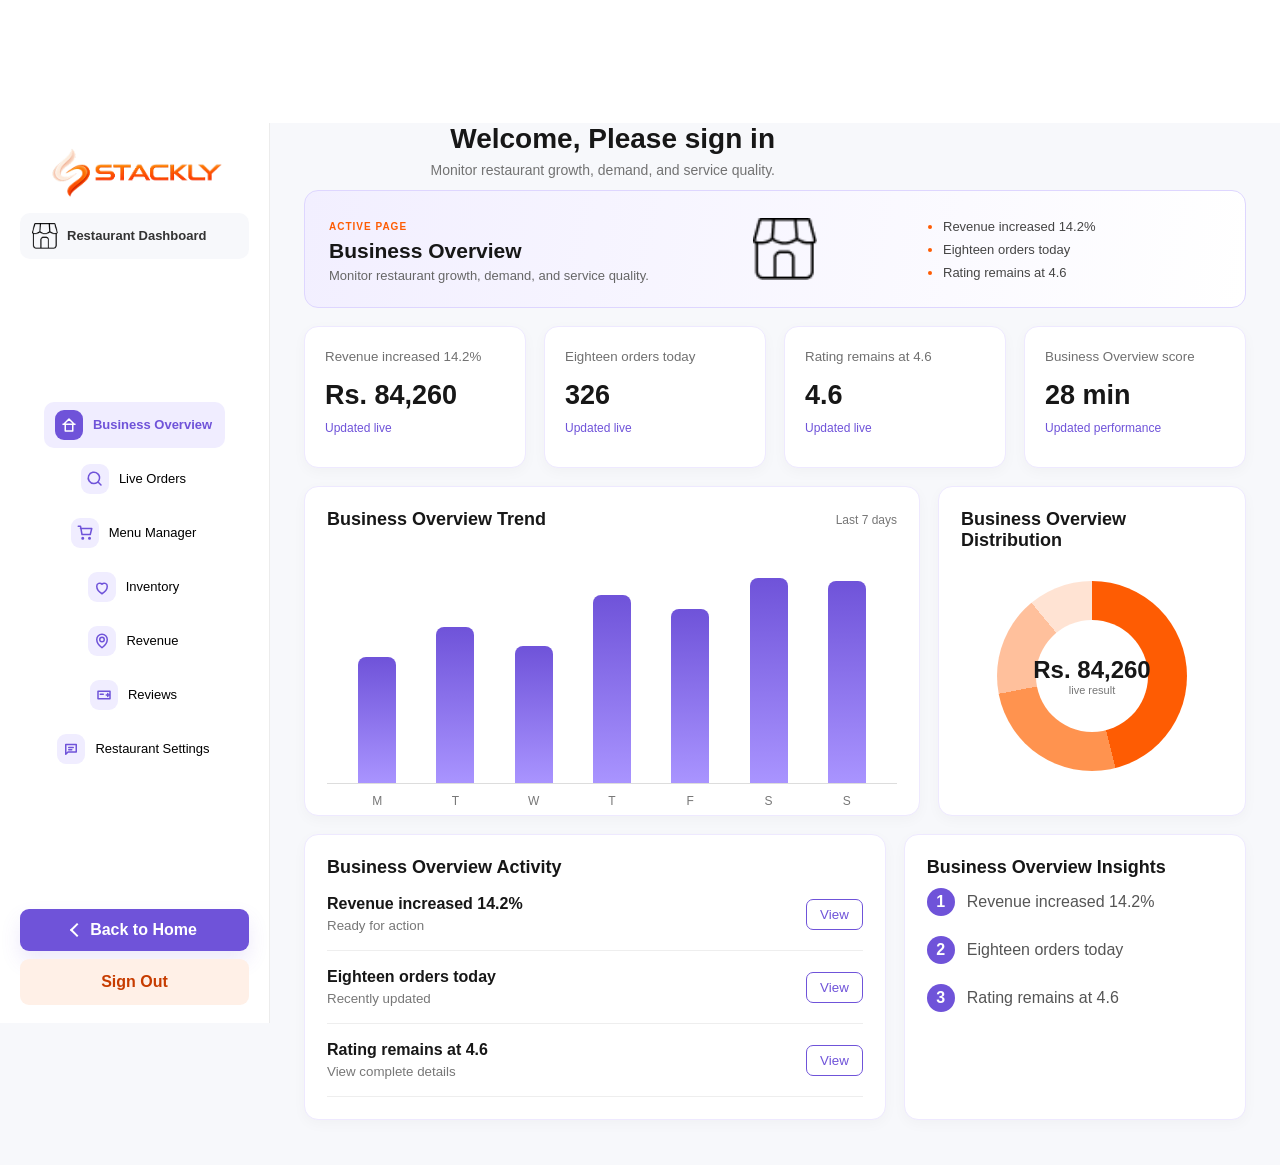
<file: dashboard-restaurant.html>
<!doctype html><html lang="en"><head><meta charset="utf-8"><meta name="viewport" content="width=device-width,initial-scale=1"><title>Restaurant Dashboard | STACKLY</title><link rel="stylesheet" href="assets/css/style.css"></head><body data-dashboard="restaurant"><div id="dashboardRoot"></div><script src="assets/js/dashboard.js"></script></body></html>
</file>
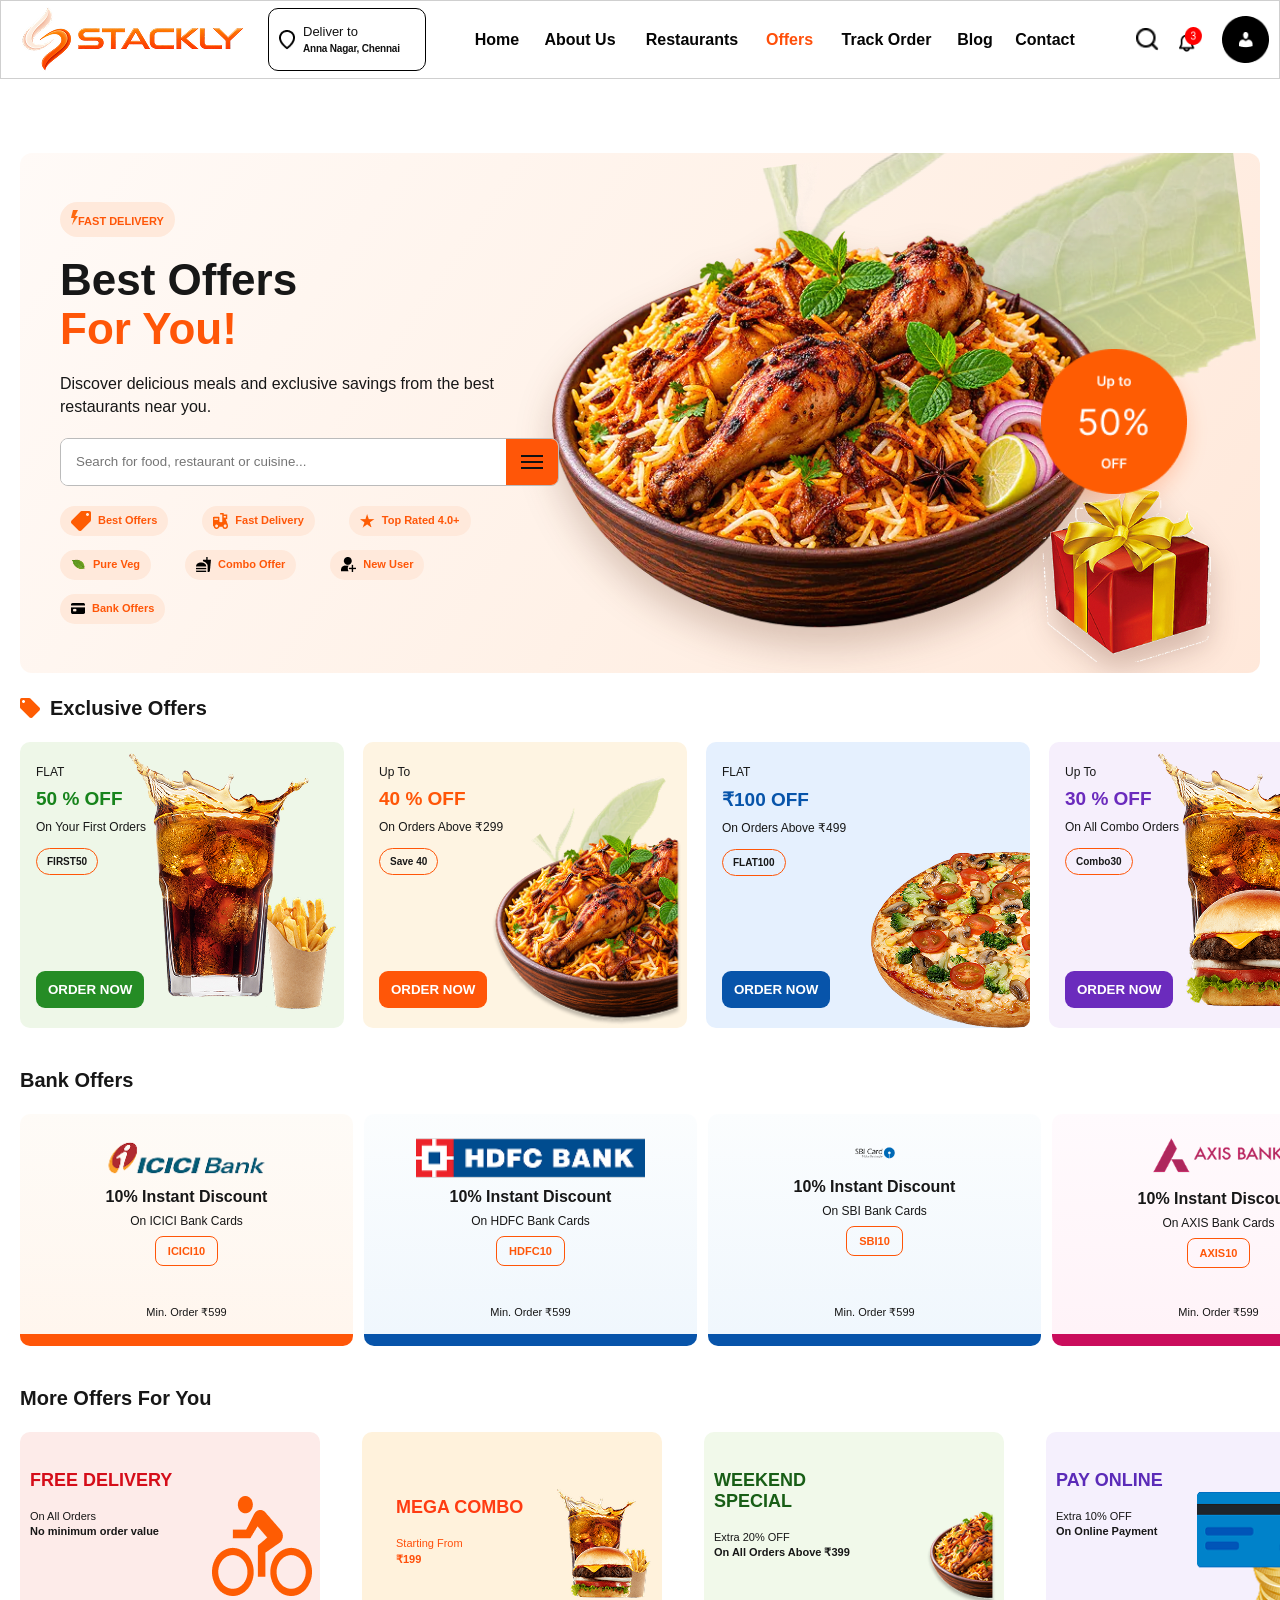
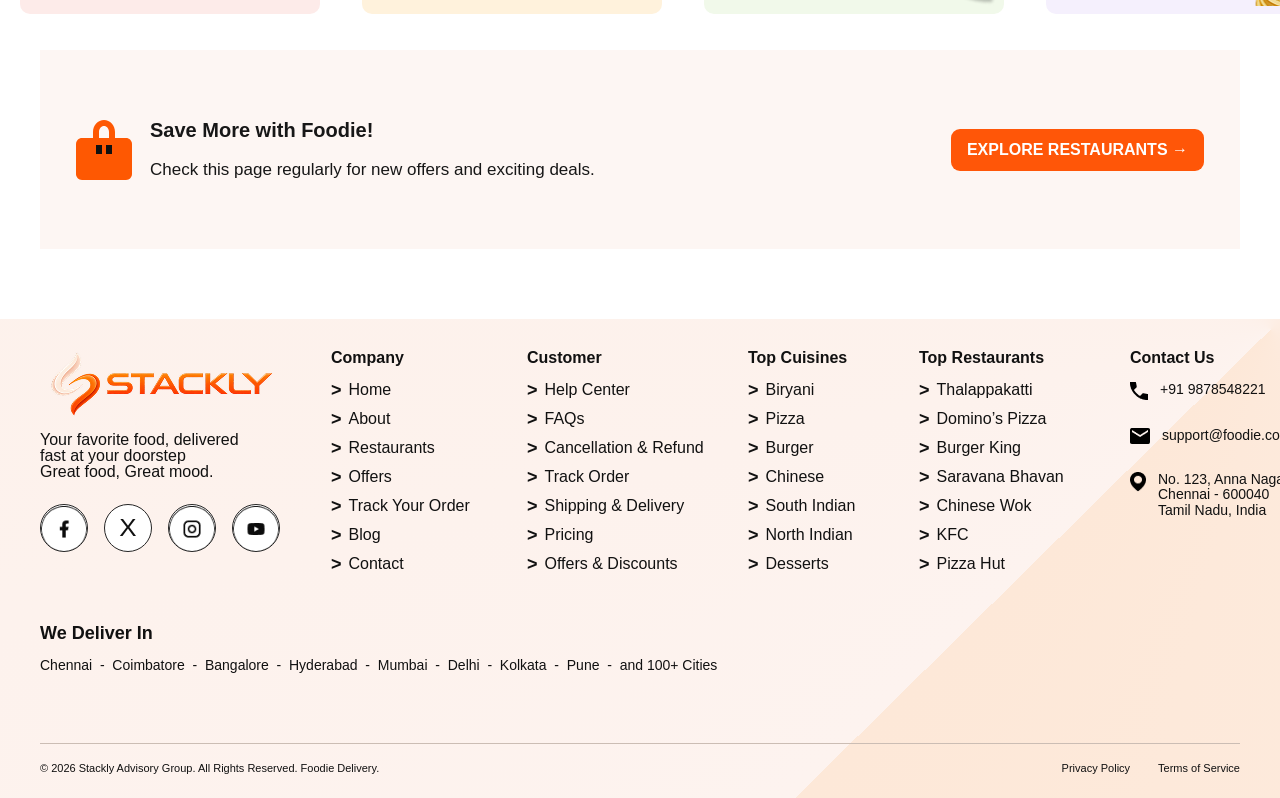
<file: orders.html>
<!doctype html><html lang="en"><head><meta charset="UTF-8"><meta name="viewport" content="width=device-width,initial-scale=1"><title>Orders - STACKLY</title><link rel="stylesheet" href="assets/css/style.css"></head><body><div data-shell-page="Orders"></div><script src="assets/js/script.js"></script></body></html>
</file>
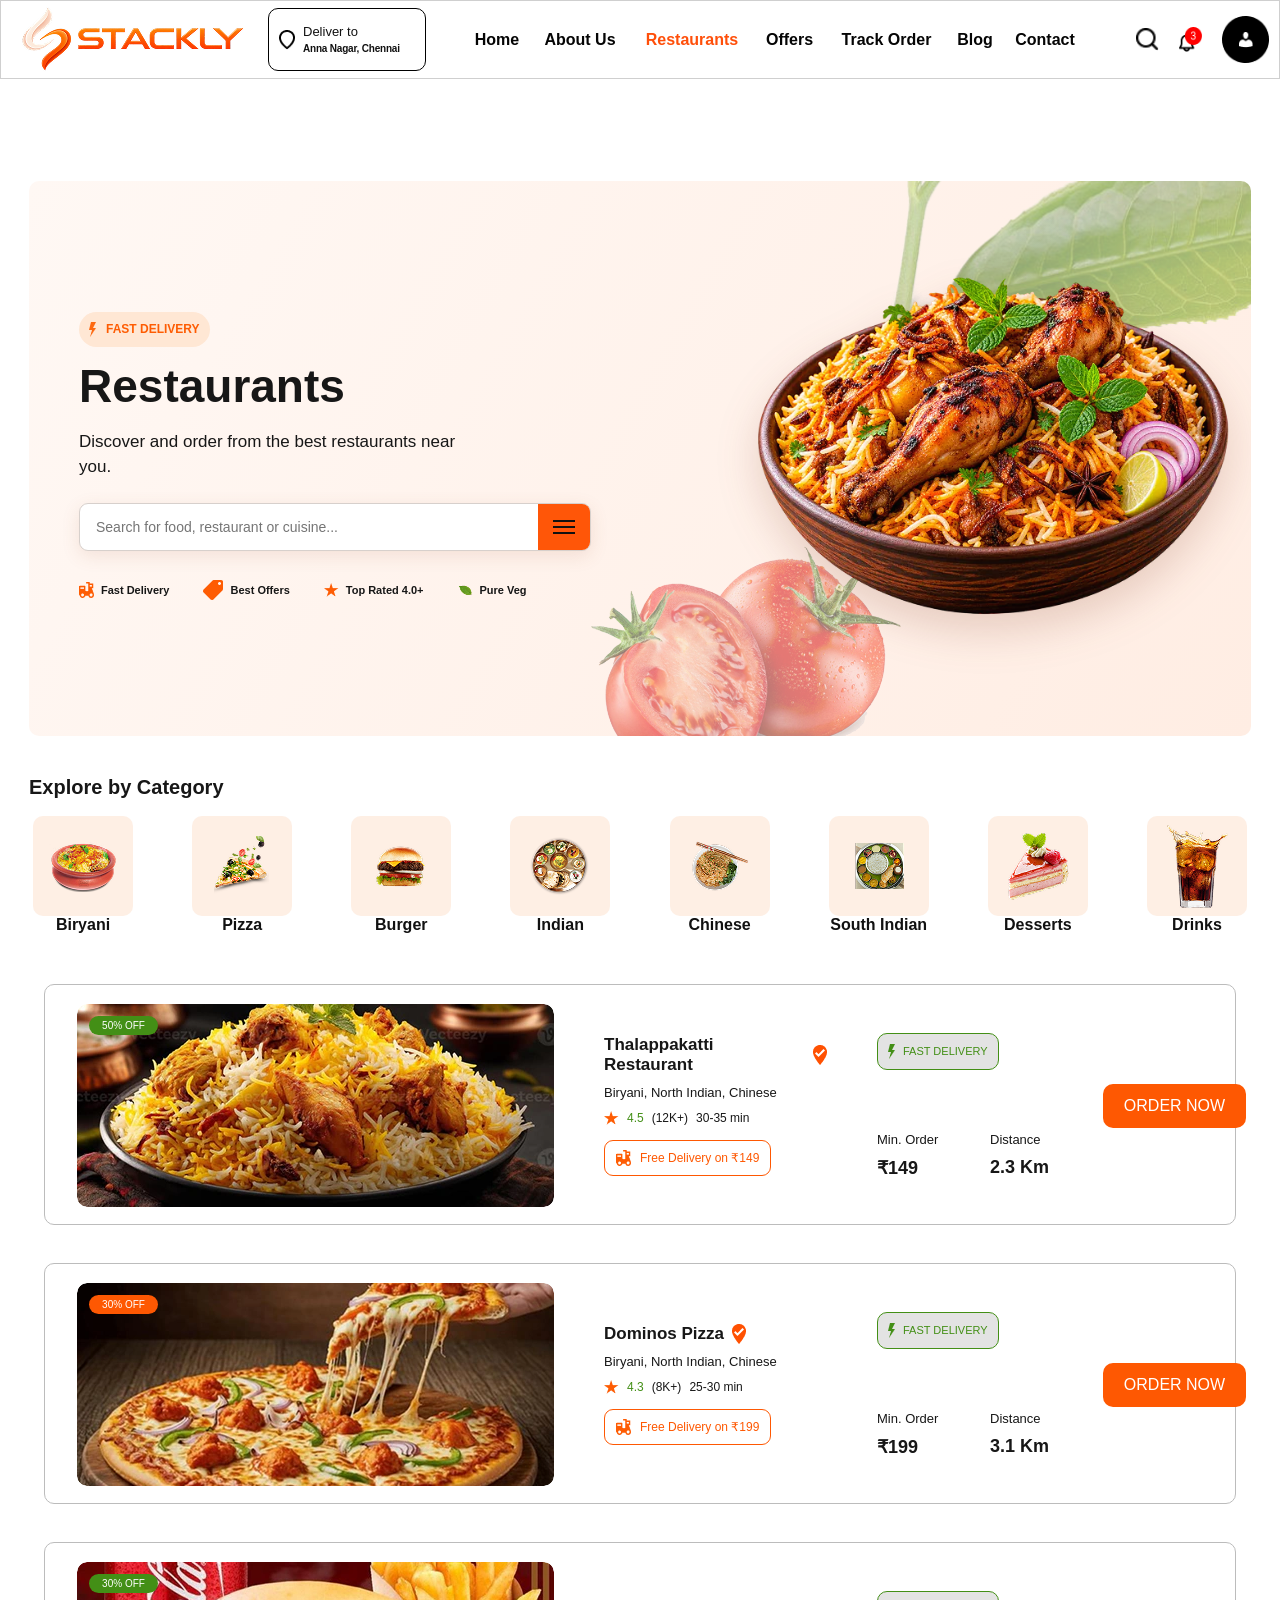
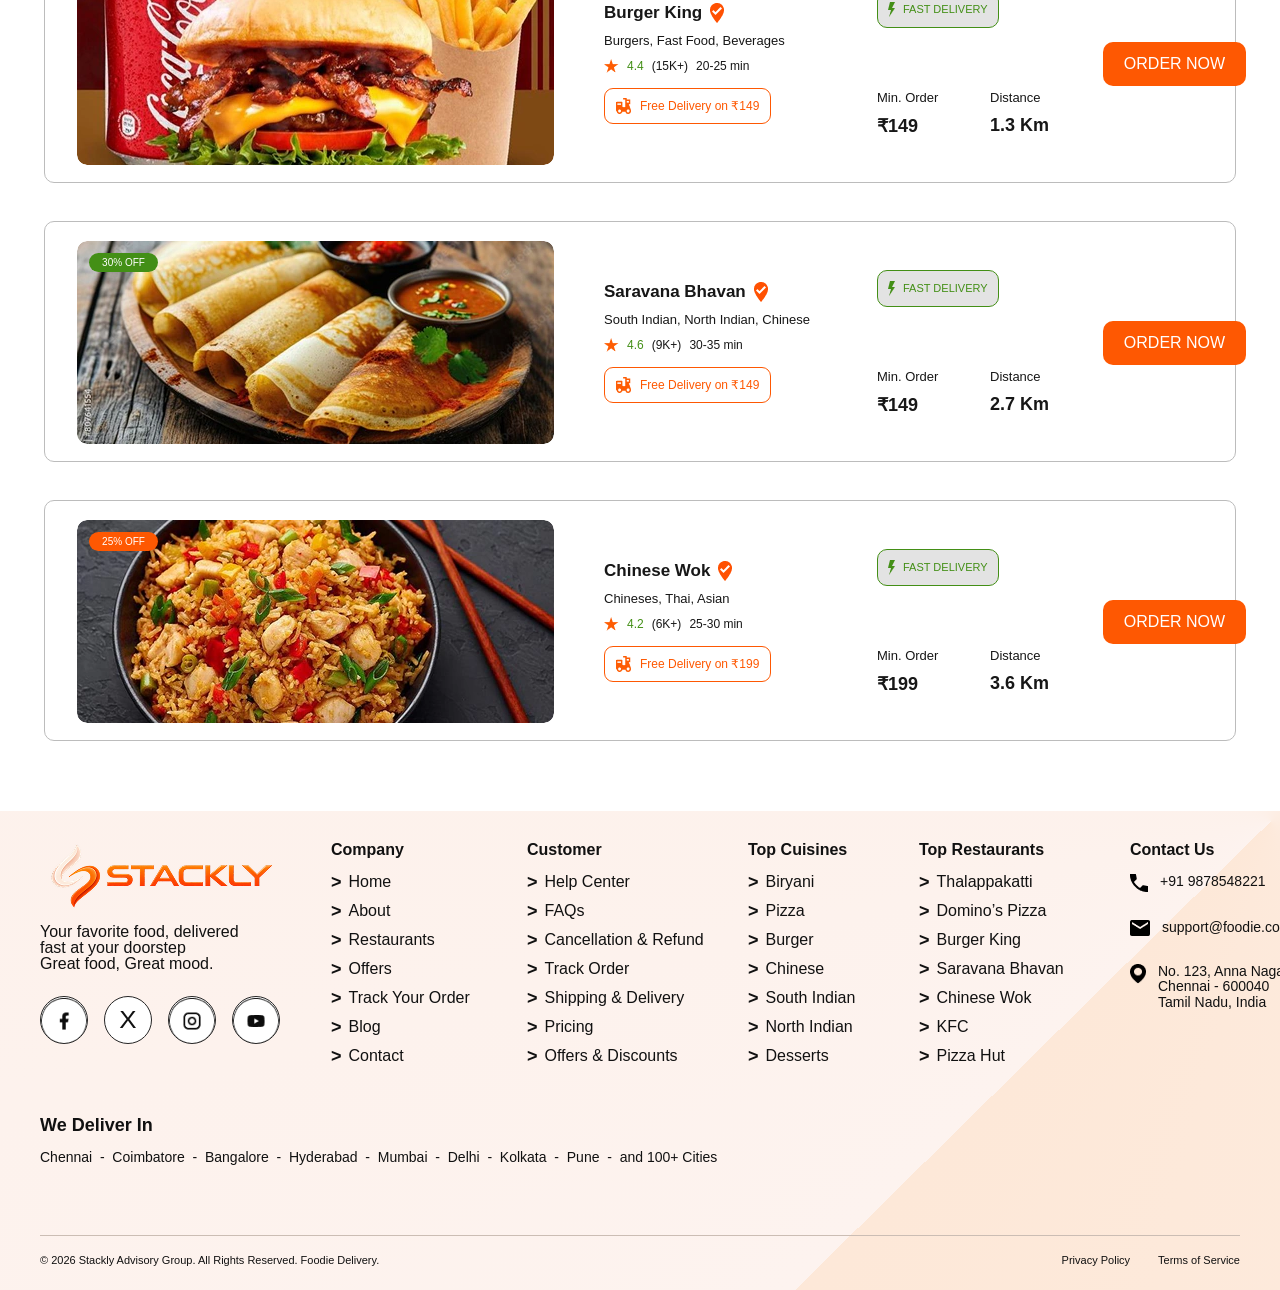
<file: restaurants.html>
<!doctype html><html lang="en"><head><meta charset="UTF-8"><meta name="viewport" content="width=device-width,initial-scale=1"><title>Restaurants - STACKLY</title><link rel="stylesheet" href="assets/css/style.css"></head><body><div data-shell-page="Restaurants"></div><script src="assets/js/script.js"></script></body></html>
</file>
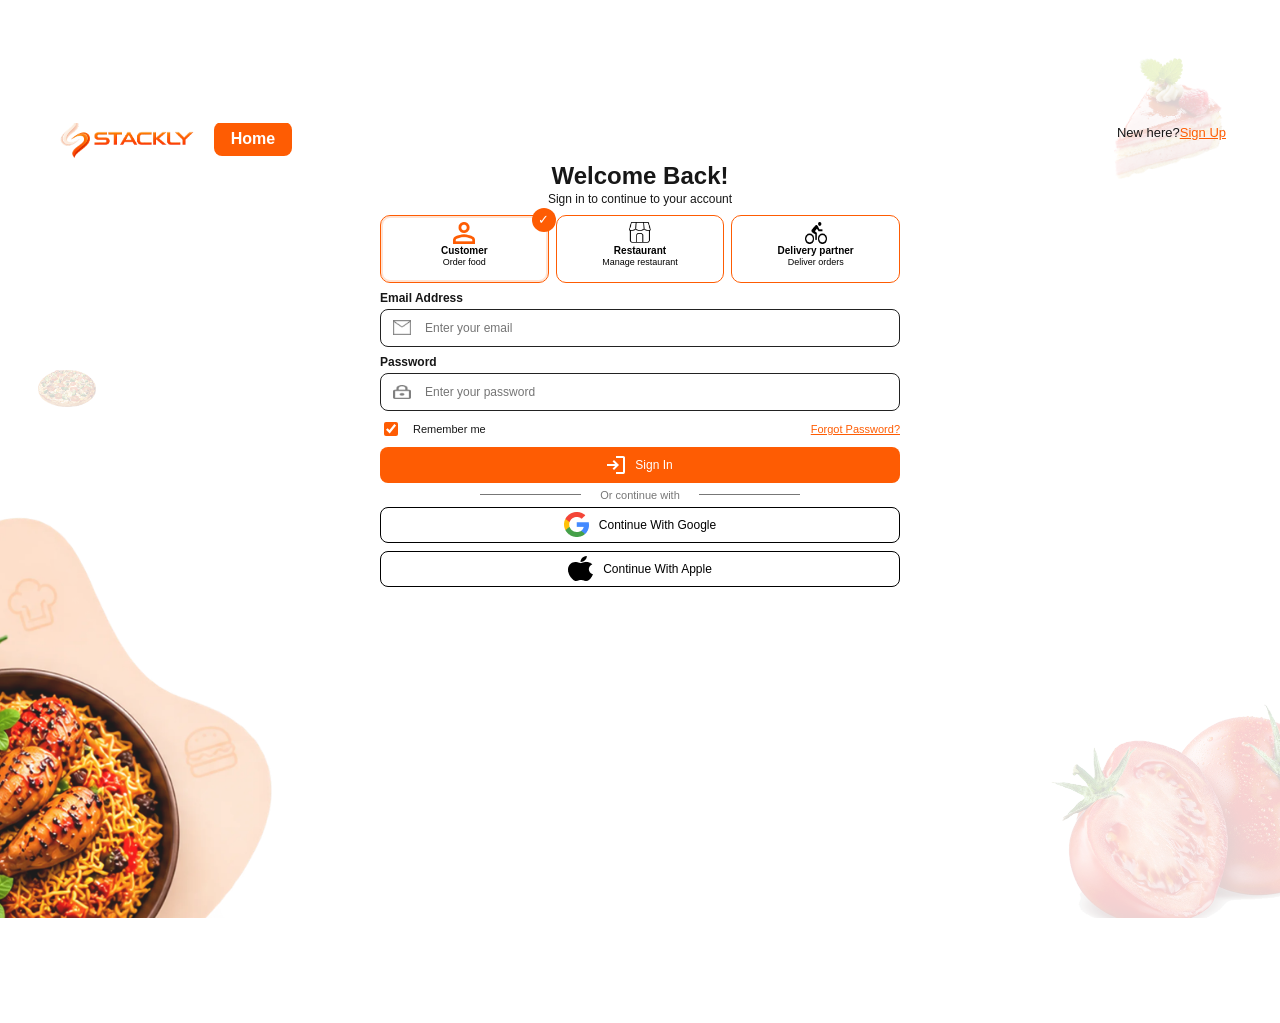
<file: sign-in.html>
<!doctype html><html lang="en"><head><meta charset="utf-8"><meta name="viewport" content="width=device-width,initial-scale=1"><title>Sign In | STACKLY</title><link rel="stylesheet" href="assets/css/style.css"></head>
<body><main class="auth-page">
  <header class="auth-topbar"><div class="auth-left-actions"><a href="index.html" aria-label="STACKLY home"><img src="assets/images/auth-logo.webp" alt="STACKLY"></a><a class="auth-home-link" href="index.html">Home</a></div><p>New here? <a href="sign-up.html">Sign Up</a></p></header>
  <img class="auth-decor auth-cake" src="assets/images/auth-cake.webp" alt=""><img class="auth-decor auth-pizza" src="assets/images/auth-pizza.webp" alt=""><img class="auth-decor auth-biryani" src="assets/images/auth-biryani.webp" alt=""><img class="auth-decor auth-tomatoes" src="assets/images/auth-tomatoes.webp" alt="">
  <section class="auth-panel"><div class="auth-intro"><h1>Welcome Back!</h1><p>Sign in to continue to your account</p></div>
    <div class="auth-roles" aria-label="Choose account type">
      <button type="button" class="selected" data-role><img src="assets/images/auth-customer.webp" alt=""><strong>Customer</strong><span>Order food</span><i>✓</i></button>
      <button type="button" data-role><img src="assets/images/auth-restaurant.webp" alt=""><strong>Restaurant</strong><span>Manage restaurant</span></button>
      <button type="button" data-role><img src="assets/images/auth-delivery.webp" alt=""><strong>Delivery partner</strong><span>Deliver orders</span></button>
    </div>
    <form class="auth-form"><label>Email Address<div class="auth-input"><img src="assets/images/auth-email.webp" alt=""><input type="email" name="email" placeholder="Enter your email" required></div></label><label>Password<div class="auth-input"><img src="assets/images/auth-password.webp" alt=""><input type="password" placeholder="Enter your password" minlength="6" required></div></label><div class="auth-options"><label><input type="checkbox" checked> Remember me</label><a href="#forgot">Forgot Password?</a></div><button class="auth-submit" type="submit"><img src="assets/images/auth-signin.webp" alt="">Sign In</button><p class="auth-message" role="status"></p><div class="auth-divider"><span>Or continue with</span></div><button class="auth-social" type="button"><img src="assets/images/auth-google.webp" alt="">Continue With Google</button><button class="auth-social" type="button"><img src="assets/images/auth-apple.webp" alt="">Continue With Apple</button></form>
  </section></main><script src="assets/js/auth.js"></script></body></html>
</file>
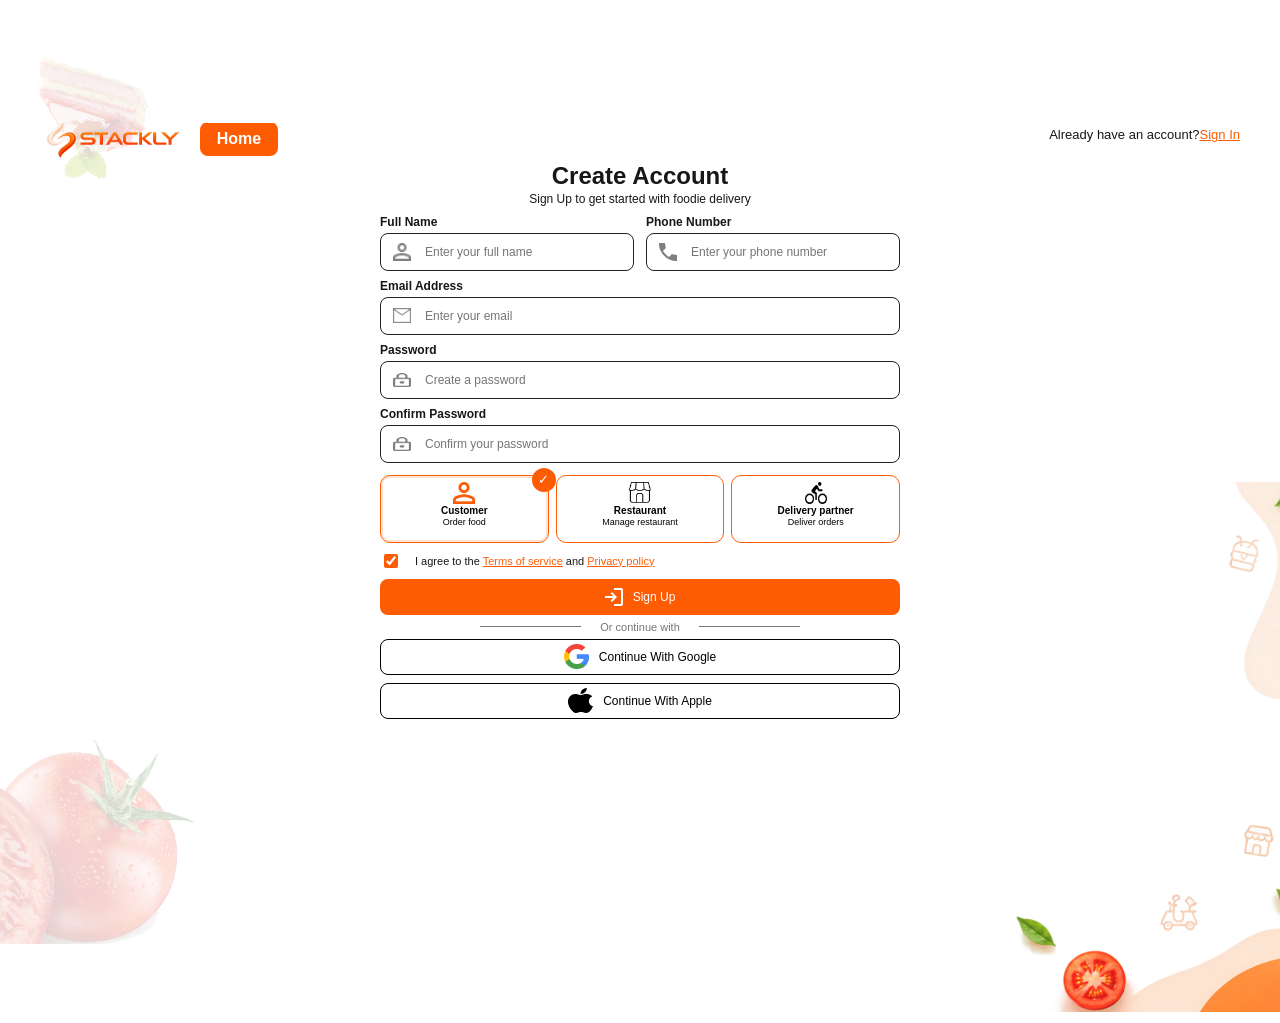
<file: sign-up.html>
<!doctype html><html lang="en"><head><meta charset="utf-8"><meta name="viewport" content="width=device-width,initial-scale=1"><title>Create Account | STACKLY</title><link rel="stylesheet" href="assets/css/style.css"></head>
<body><main class="auth-page signup-page">
  <header class="auth-topbar"><div class="auth-left-actions"><a href="index.html" aria-label="STACKLY home"><img src="assets/images/signup-logo.webp" alt="STACKLY"></a><a class="auth-home-link" href="index.html">Home</a></div><p>Already have an account? <a href="sign-in.html">Sign In</a></p></header>
  <img class="signup-decor signup-food-frame" src="assets/images/signup-food-frame.webp" alt=""><img class="signup-decor signup-tomato-art" src="assets/images/signup-tomatoes.webp" alt=""><img class="signup-decor signup-cake-art" src="assets/images/signup-cake.webp" alt="">
  <section class="auth-panel"><div class="auth-intro"><h1>Create Account</h1><p>Sign Up to get started with foodie delivery</p></div>
    <form class="auth-form"><div class="signup-name-phone"><label>Full Name<div class="auth-input"><img src="assets/images/signup-name.webp" alt=""><input name="name" placeholder="Enter your full name" required></div></label><label>Phone Number<div class="auth-input"><img src="assets/images/signup-phone.webp" alt=""><input type="tel" name="phone" pattern="[0-9]{10}" placeholder="Enter your phone number" required></div></label></div><label>Email Address<div class="auth-input"><img src="assets/images/signup-email.webp" alt=""><input type="email" name="email" placeholder="Enter your email" required></div></label><label>Password<div class="auth-input"><img src="assets/images/signup-password.webp" alt=""><input type="password" name="password" placeholder="Create a password" minlength="6" required></div></label><label>Confirm Password<div class="auth-input"><img src="assets/images/signup-confirm.webp" alt=""><input type="password" name="confirmPassword" placeholder="Confirm your password" minlength="6" required></div></label>
      <div class="auth-roles" aria-label="Choose account type"><button type="button" class="selected" data-role><img src="assets/images/signup-customer.webp" alt=""><strong>Customer</strong><span>Order food</span><i>✓</i></button><button type="button" data-role><img src="assets/images/signup-restaurant.webp" alt=""><strong>Restaurant</strong><span>Manage restaurant</span></button><button type="button" data-role><img src="assets/images/signup-delivery.webp" alt=""><strong>Delivery partner</strong><span>Deliver orders</span></button></div>
      <div class="auth-options"><label><input type="checkbox" checked required> <span>I agree to the <a href="#terms">Terms of service</a> and <a href="#privacy">Privacy policy</a></span></label></div><button class="auth-submit" type="submit"><img src="assets/images/signup-submit.webp" alt="">Sign Up</button><p class="auth-message" role="status"></p><div class="auth-divider"><span>Or continue with</span></div><button class="auth-social" type="button"><img src="assets/images/signup-google.webp" alt="">Continue With Google</button><button class="auth-social" type="button"><img src="assets/images/signup-apple.webp" alt="">Continue With Apple</button>
    </form>
  </section></main><script src="assets/js/auth.js"></script></body></html>
</file>
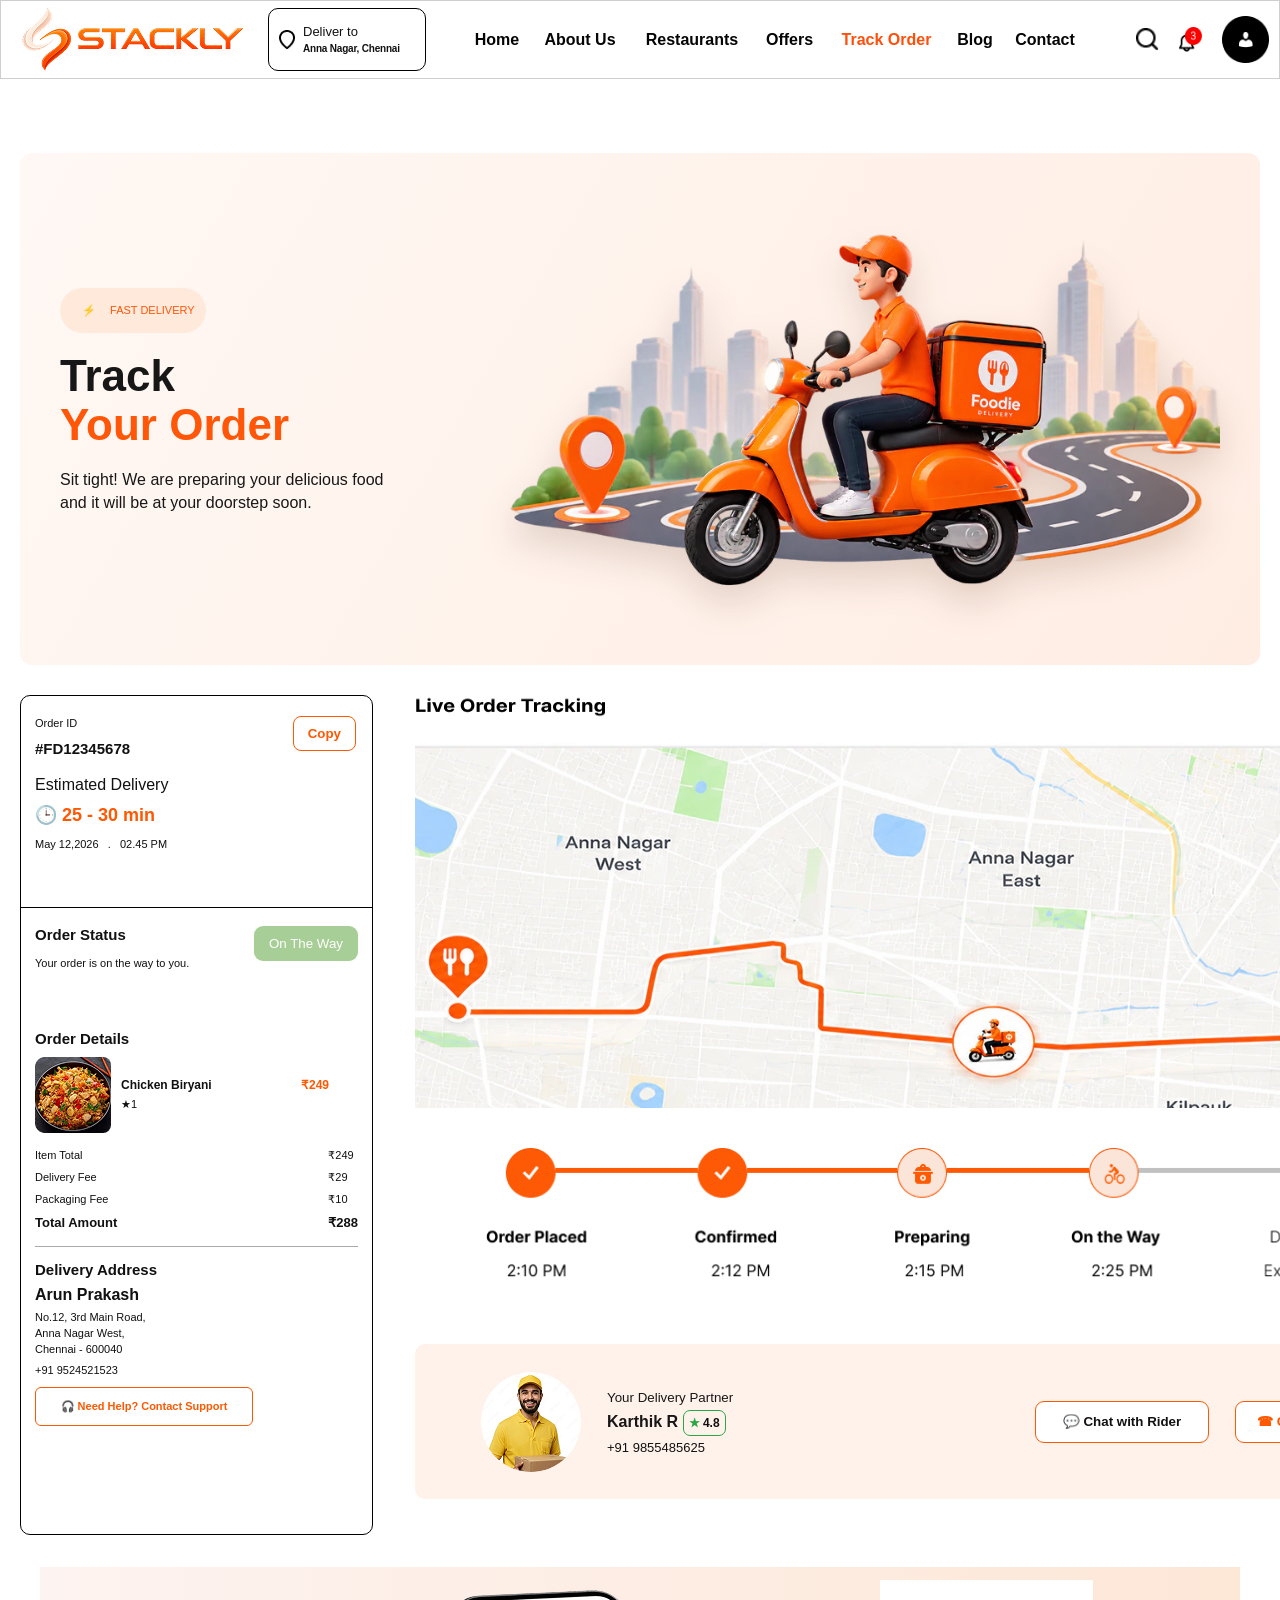
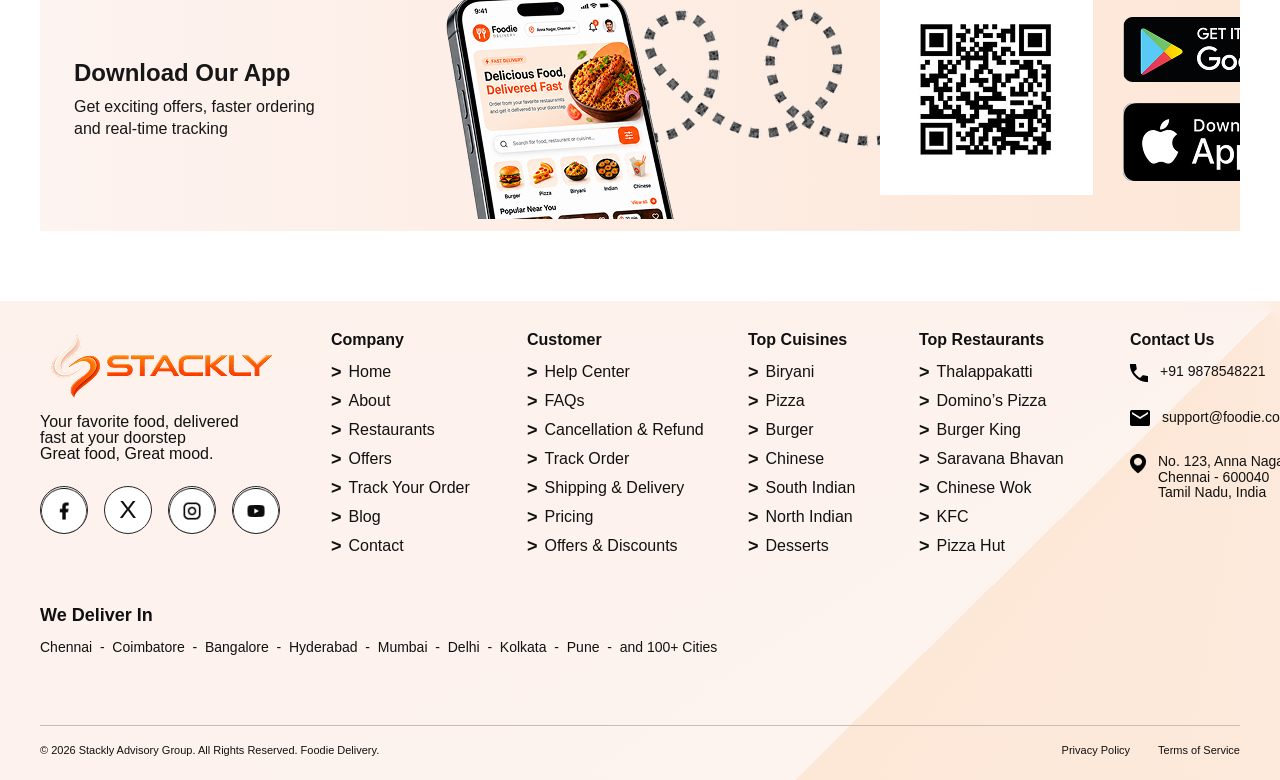
<file: track-order.html>
<!doctype html><html lang="en"><head><meta charset="UTF-8"><meta name="viewport" content="width=device-width,initial-scale=1"><title>Track Your Order - STACKLY</title><link rel="stylesheet" href="assets/css/style.css"></head><body><div data-shell-page="Track Your Order"></div><script src="assets/js/script.js"></script></body></html>
</file>
<file: assets/css/style.css>
*{box-sizing:border-box}html{scroll-behavior:smooth}body{margin:0;font-family:Arial,sans-serif;color:#171717}header{height:124px;display:flex;align-items:center;gap:31px;padding:0 clamp(22px,1.5vw,34px);border:1px solid #cfcfcf;position:sticky;top:0;background:#fff;z-index:20}.logo{display:flex;align-items:center;gap:8px;font-weight:900;color:#ff4f0a;text-decoration:none}.logo-mark{width:48px;height:56px;border-radius:56% 44% 58% 42%;display:grid;place-items:center;color:transparent;background:linear-gradient(145deg,#ffb089 0 22%,#ff4f0a 23% 58%,#f15c12 59%);transform:skew(-12deg) rotate(-18deg);position:relative}.logo-mark:after{content:"";width:24px;height:33px;border:5px solid #fff;border-left-color:transparent;border-bottom-color:transparent;border-radius:50%;transform:rotate(22deg)}.logo-text{font-size:33px;letter-spacing:.5px}.location{height:64px;min-width:158px;display:flex;align-items:center;gap:16px;border:1.5px solid #111;background:#fff;border-radius:8px;padding:10px 14px;text-align:left;color:#111}.pin{width:17px;height:17px;border:3px solid #111;border-radius:50% 50% 50% 0;transform:rotate(-45deg);position:relative;flex:0 0 auto}.pin:after{content:"";position:absolute;inset:3px;border-radius:50%;background:#111}.location>span:last-child{font-size:17px;line-height:1.1}.location small{display:block;font-weight:800;margin-top:8px;font-size:10px}nav{margin-left:auto;display:flex;align-items:center;gap:30px}nav a{color:#050505;text-decoration:none;font-weight:500;font-size:20px;line-height:1;white-space:nowrap}nav a:hover,nav a.active{color:#ff4f0a}.actions{display:flex;align-items:center;gap:19px;margin-left:17px}.actions button{border:0;background:transparent;position:relative;padding:0}.icon-btn{width:26px;height:30px}.search-icon:before{content:"";position:absolute;left:1px;top:5px;width:15px;height:15px;border:3px solid #050505;border-radius:50%}.search-icon:after{content:"";position:absolute;left:18px;top:21px;width:10px;height:3px;background:#050505;transform:rotate(45deg);border-radius:2px}.bell-shape{position:absolute;left:4px;top:7px;width:17px;height:17px;border:3px solid #050505;border-top-left-radius:12px;border-top-right-radius:12px;border-bottom:0}.bell-shape:before{content:"";position:absolute;left:4px;bottom:-7px;width:10px;height:3px;background:#050505;border-radius:2px}.bell-shape:after{content:"";position:absolute;left:6px;bottom:-12px;width:5px;height:5px;background:#050505;border-radius:50%}.cart i{position:absolute;right:-7px;top:1px;background:red;color:white;border-radius:50%;font-size:12px;line-height:19px;min-width:19px;height:19px;text-align:center;font-style:normal}.account{width:50px;height:50px;background:#050505!important;color:white;border-radius:50%;display:grid;place-items:center}.account span{width:17px;height:17px;border-radius:50%;background:#fff;position:relative}.account span:after{content:"";position:absolute;left:-7px;top:20px;width:31px;height:15px;border-radius:18px 18px 6px 6px;background:#fff}#menuBtn{display:none;margin-left:auto;border:1px solid #111;background:#fff;border-radius:6px;padding:8px 12px;font-size:14px;font-weight:800}.hero{min-height:485px;background:#fff3ec;display:grid;grid-template-columns:45% 55%;align-items:center;padding-left:7%;overflow:hidden}.hero small{display:inline-block;background:#ffe0cf;color:#ff4f0a;border-radius:999px;padding:8px 12px;font-weight:800;font-size:11px}.hero h1{font-size:45px}.hero h1 span{color:#ff4f0a}.hero p{font-size:17px}.hero form{display:flex;max-width:450px}.hero input{flex:1;padding:13px;border:1px solid #ddd}.hero form button{background:#ff4f0a;color:#fff;border:0;padding:0 20px}.hero-art{height:485px;position:relative}.hero-art img{position:absolute;object-fit:contain}.biryani{right:0;width:82%;height:100%}.tomato{left:0;bottom:10px;width:45%}.content{width:min(1393px,calc(100% - 46px));margin:30px auto}.content h2{font-size:16px;margin:25px 0 16px}.content>img,.content>div>img{display:block;width:100%;height:auto;margin-bottom:30px}.combo{height:750px;position:relative;overflow:hidden}.combo>img{width:100%;height:100%;object-fit:fill}.combo>div{position:absolute;left:8%;top:15%;font-size:34px;color:#ff4f0a}.combo strong{color:#111}.lower img{margin-bottom:30px}.site-footer{margin-top:70px;background:#171717;color:#fff;padding:54px max(22px,calc((100vw - 1180px)/2)) 0}.footer-top{display:grid;grid-template-columns:1.5fr repeat(3,1fr) 1.35fr;gap:36px}.footer-logo{display:inline-flex;color:#ff6b2a;text-decoration:none;font-size:28px;font-weight:900;margin-bottom:18px}.footer-brand p,.footer-contact p{color:#cfc9c4;font-size:13px;line-height:1.65;margin:0 0 18px}.footer-socials{display:flex;gap:10px;margin-top:24px}.footer-socials button{width:38px;height:38px;border:1px solid #4d4d4d;border-radius:50%;background:#242424;color:#fff;font-weight:800}.footer-col h3,.footer-contact h3{font-size:14px;margin:4px 0 18px}.footer-col a{display:block;color:#cfc9c4;text-decoration:none;font-size:13px;line-height:2.25}.footer-col a:hover{color:#ff8a55}.footer-contact b{color:#fff}.footer-cities{border-top:1px solid #333;border-bottom:1px solid #333;margin-top:36px;padding:18px 0;display:flex;align-items:center;gap:13px;flex-wrap:wrap;color:#cfc9c4}.footer-cities span{text-transform:uppercase;font-size:11px;letter-spacing:1px;color:#8f8f8f}.footer-cities b{font-size:12px;border:1px solid #3b3b3b;border-radius:999px;padding:8px 13px;background:#202020}.footer-bottom{display:flex;justify-content:space-between;gap:18px;padding:22px 0;color:#a9a19b;font-size:12px}@media(max-width:1180px){header{gap:18px}.logo-text{font-size:26px}.logo-mark{width:40px;height:48px}nav{gap:18px}nav a{font-size:17px}.actions{gap:12px;margin-left:4px}.location{min-width:148px}}@media(max-width:1000px){header{height:88px;gap:14px}#menuBtn{display:block}nav{display:none;position:absolute;top:88px;left:0;right:0;background:#fff;flex-direction:column;align-items:flex-start;padding:22px 28px;box-shadow:0 8px 20px #0002}nav.open{display:flex}.actions{display:none}.footer-top{grid-template-columns:1.4fr 1fr 1fr}.footer-contact{grid-column:1/-1}}@media(max-width:700px){header{height:72px;padding:0 16px}.logo-text{font-size:22px}.logo-mark{width:32px;height:38px}.location{display:none}nav{top:72px}.hero{grid-template-columns:1fr;padding:35px 20px}.hero h1{font-size:36px}.hero-art{height:300px}.content{overflow-x:auto;width:calc(100% - 24px)}.content>img,.content>div>img{min-width:760px}.combo{height:500px}.combo>img{object-fit:cover}.site-footer{padding-top:38px;overflow:visible}.footer-top{grid-template-columns:1fr 1fr;gap:26px 20px}.footer-brand,.footer-contact{grid-column:1/-1}.footer-bottom{flex-direction:column}}
.site-footer{margin-top:70px;position:relative;overflow:hidden;background:linear-gradient(160deg,#fffaf8 0 52%,#ffe6d6 52.2% 100%);color:#111;padding:43px max(40px,calc((100vw - 1348px)/2)) 16px}.site-footer:before{content:"";position:absolute;inset:0;background:radial-gradient(circle at 8% 16%,#ffe6d8 0 16%,transparent 30%);opacity:.75;pointer-events:none}.footer-main,.footer-delivery,.footer-bottom{position:relative;z-index:1}.footer-main{display:grid;grid-template-columns:1.35fr 1.05fr 1.1fr 1.05fr 1.05fr 1.15fr;gap:42px;align-items:start}.footer-logo.logo{display:flex;margin:0 0 36px;color:#ff4f0a}.footer-logo .logo-mark{width:46px;height:53px}.footer-logo .logo-text{font-size:31px}.footer-brand p{font-size:16px;line-height:1.2;color:#111;margin:0 0 31px}.footer-socials{display:flex;gap:27px}.footer-socials a{width:54px;height:54px;border:1.5px solid #111;border-radius:50%;display:grid;place-items:center;color:#111;background:transparent;text-decoration:none;font-size:18px;font-weight:900;text-transform:uppercase}.footer-socials a:hover{background:#ff4f0a;border-color:#ff4f0a;color:#fff}.footer-col h3,.footer-contact h3{font-size:16px;line-height:1;margin:3px 0 17px;color:#050505;font-weight:800}.footer-col a{display:flex;gap:10px;align-items:center;color:#111;text-decoration:none;font-size:16px;line-height:1.2;margin-bottom:12px}.footer-col a span{font-weight:800}.footer-col a:hover{color:#ff4f0a;transform:translateX(3px)}.footer-contact{min-width:172px}.contact-line{display:grid;grid-template-columns:24px 1fr;gap:12px;align-items:center;color:#111;text-decoration:none;font-size:16px;line-height:1.2;margin-bottom:38px}.contact-line:hover{color:#ff4f0a}.phone-icon,.mail-icon,.map-icon{width:20px;height:20px;display:inline-block;position:relative}.phone-icon:before{content:"";position:absolute;inset:3px;border-left:6px solid #050505;border-bottom:6px solid #050505;border-radius:3px;transform:rotate(-28deg)}.mail-icon:before{content:"";position:absolute;inset:2px;border-radius:3px;background:#050505}.mail-icon:after{content:"";position:absolute;left:4px;right:4px;top:6px;height:8px;border-left:2px solid #fff;border-bottom:2px solid #fff;transform:rotate(-45deg)}.map-icon{width:18px;height:18px;border-radius:50% 50% 50% 0;background:#050505;transform:rotate(-45deg);margin-left:1px}.map-icon:after{content:"";position:absolute;inset:5px;border-radius:50%;background:#fff}.address-line{align-items:start;margin-top:6px}.footer-delivery{margin-top:26px}.footer-delivery h3{font-size:22px;margin:0 0 22px}.footer-delivery p{font-size:16px;line-height:1.45;margin:0 0 39px}.footer-bottom{border-top:1px solid #c7b8ae;padding-top:32px;display:flex;justify-content:space-between;gap:24px;font-size:13px;color:#111}.footer-bottom a{color:#111;text-decoration:none;margin-left:28px}.footer-bottom a:hover{color:#ff4f0a}@media(max-width:1100px){.footer-main{grid-template-columns:1.4fr 1fr 1fr}.footer-contact{grid-column:auto}.footer-socials{gap:14px}.footer-socials a{width:46px;height:46px}.footer-bottom{flex-direction:column}.footer-bottom a{margin:0 24px 0 0}}@media(max-width:700px){.site-footer{padding:34px 22px 16px}.footer-main{grid-template-columns:1fr 1fr;gap:28px 22px}.footer-brand,.footer-contact{grid-column:1/-1}.footer-logo.logo{margin-bottom:22px}.footer-brand p{font-size:15px}.footer-col a,.contact-line,.footer-delivery p{font-size:14px}.footer-delivery h3{font-size:20px}.footer-bottom{font-size:12px}}
.logo{gap:7px}.logo-mark{width:47px;height:47px;color:transparent;background:none!important;border-radius:0;transform:none;position:relative;overflow:visible;flex:0 0 47px}.logo-mark:before{content:"";position:absolute;left:9px;top:2px;width:26px;height:42px;border:6px solid #ff4f0a;border-right-color:transparent;border-bottom-color:transparent;border-radius:24px 26px 24px 8px;transform:rotate(38deg);box-shadow:-8px 8px 0 -2px #ffb58f}.logo-mark:after{content:"";position:absolute;left:3px;top:17px;width:38px;height:18px;border:6px solid #ff4f0a;border-left-color:transparent;border-top-color:transparent;border-radius:4px 24px 24px 24px;transform:rotate(-27deg)}.logo-text{font-size:32px;font-weight:900;line-height:1;letter-spacing:0;color:#ff4f0a;font-family:Arial Black,Arial,Helvetica,sans-serif}.footer-logo .logo-mark{width:47px;height:47px}.footer-logo .logo-text{font-size:32px}@media(max-width:1180px){.logo-mark{width:40px;height:40px;flex-basis:40px}.logo-mark:before{left:8px;top:2px;width:22px;height:35px;border-width:5px}.logo-mark:after{left:3px;top:15px;width:32px;height:15px;border-width:5px}.logo-text{font-size:27px}.footer-logo .logo-mark{width:40px;height:40px}.footer-logo .logo-text{font-size:27px}}@media(max-width:700px){.logo-mark{width:34px;height:34px;flex-basis:34px}.logo-mark:before{left:7px;width:18px;height:29px;border-width:4px}.logo-mark:after{left:2px;top:13px;width:28px;height:13px;border-width:4px}.logo-text{font-size:23px}.footer-logo .logo-mark{width:38px;height:38px}.footer-logo .logo-text{font-size:26px}}
header{width:min(1440px,100%);height:123px;padding:10px;gap:10px;border:.3px solid #cfcfcf;opacity:1;margin:0 auto}nav{gap:10px}.actions{gap:10px;margin-left:10px}@media(max-width:1000px){header{height:88px}nav{top:88px;gap:14px}}@media(max-width:700px){header{height:72px;padding:10px}nav{top:72px}}
header{width:min(1419.4000244140625px,100%);height:79px;gap:20px;opacity:1;padding:10px}nav{gap:20px}.actions{gap:20px;margin-left:0}.location{height:59px}.account{width:48px;height:48px}@media(max-width:1000px){header{height:79px}nav{top:79px}}@media(max-width:700px){header{height:72px;gap:12px}nav{top:72px}}
header{justify-content:flex-start;overflow:visible}header .logo{flex:0 0 auto}header .location{flex:0 0 154px;min-width:154px;padding:8px 10px;gap:10px}.location>span:last-child{font-size:15px}.location small{font-size:9px}nav{flex:1 1 auto;min-width:0;justify-content:center;gap:clamp(10px,1.25vw,20px);margin-left:0}nav a{font-size:clamp(15px,1.18vw,17px);font-weight:600}.actions{flex:0 0 auto;gap:14px}.logo-text{font-size:28px}.logo-mark{width:40px;height:40px;flex-basis:40px}.logo-mark:before{left:8px;top:2px;width:22px;height:35px;border-width:5px}.logo-mark:after{left:3px;top:15px;width:32px;height:15px;border-width:5px}.icon-btn{width:24px;height:28px}.account{width:42px;height:42px}.account span{width:14px;height:14px}.account span:after{left:-6px;top:17px;width:26px;height:13px}@media(max-width:1220px){nav a{font-size:14px}nav{gap:10px}header .location{flex-basis:138px;min-width:138px}.logo-text{font-size:24px}.actions{gap:10px}}
.about-hero{width:min(1042px,calc(100% - 28px));min-height:420px;margin:14px auto 54px;background:#fff4ed;border-radius:6px;display:grid;grid-template-columns:45% 55%;align-items:center;overflow:hidden;padding:48px 0 40px 34px}.about-copy{position:relative;z-index:2}.about-pill,.story-btn{display:inline-flex;align-items:center;gap:8px;background:#fff;border-radius:8px;color:#ff4f0a;font-size:10px;text-decoration:none;padding:10px 13px;box-shadow:0 1px 3px #0001}.about-pill:before{content:"";width:9px;height:14px;background:#ff4f0a;clip-path:polygon(45% 0,100% 0,68% 42%,100% 42%,28% 100%,43% 55%,0 55%)}.about-copy h1{font-size:38px;line-height:1.05;margin:17px 0 18px;color:#050505}.about-copy h2{font-size:37px;line-height:1.08;margin:0 0 15px;color:#ff4f0a;font-weight:900}.about-copy p{font-size:16px;line-height:1.15;margin:0 0 15px;max-width:430px;color:#111}.about-search{width:min(390px,100%);height:36px;background:#fff;border:1px solid #bcbcbc;border-radius:7px;display:flex;align-items:center;overflow:hidden;margin-bottom:22px}.about-search span{width:18px;height:18px;border:2px solid #111;border-radius:50%;margin-left:10px;position:relative;flex:0 0 auto}.about-search span:after{content:"";position:absolute;width:8px;height:2px;background:#111;right:-6px;bottom:-3px;transform:rotate(45deg);border-radius:2px}.about-search input{flex:1;border:0;outline:0;font-size:16px;padding:0 10px;min-width:0}.about-search button{width:38px;height:36px;border:0;background:#ff4f0a;position:relative}.about-search button:before{content:"";position:absolute;left:12px;top:10px;width:14px;height:2px;background:#fff;box-shadow:0 5px 0 #fff,0 10px 0 #fff}.about-search button:after{content:"";position:absolute;left:8px;top:10px;width:3px;height:3px;background:#fff;border-radius:50%;box-shadow:0 5px 0 #fff,0 10px 0 #fff}.story-btn span{width:16px;height:16px;background:#ff4f0a;border-radius:50%;position:relative}.story-btn span:after{content:"";position:absolute;left:6px;top:4px;border-left:5px solid #fff;border-top:4px solid transparent;border-bottom:4px solid transparent}.about-image{height:100%;display:flex;align-items:center;justify-content:flex-end}.about-image img{width:100%;max-width:610px;height:auto;object-fit:contain;transform:translateX(12px) scale(1.04)}@media(max-width:850px){.about-hero{grid-template-columns:1fr;padding:30px 22px}.about-image{justify-content:center;margin-top:18px}.about-image img{transform:none}.about-copy h1{font-size:32px}.about-copy h2{font-size:31px}}
.about-hero{width:min(1382px,calc(100% - 58px));height:555px;min-height:555px;margin:86px auto 54px;border-radius:10px;grid-template-columns:52% 48%;padding:0 56px 0 0}.about-image{grid-column:1;grid-row:1;justify-content:flex-start;align-self:stretch;overflow:visible}.about-image img{width:100%;max-width:none;height:100%;object-fit:contain;object-position:left center;transform:translateX(-6px) scale(1.03)}.about-copy{grid-column:2;grid-row:1;padding-left:22px}.about-copy h1{font-size:42px}.about-copy h2{font-size:40px}.about-copy p{max-width:470px}@media(max-width:850px){.about-hero{width:calc(100% - 28px);height:auto;min-height:0;margin:28px auto 44px;grid-template-columns:1fr;padding:28px 22px}.about-image{grid-column:1;grid-row:1;justify-content:center}.about-copy{grid-column:1;grid-row:2;padding-left:0}.about-image img{height:auto;transform:none}}
.about-hero{grid-template-columns:45% 55%;padding:0 0 0 34px}.about-copy{grid-column:1;grid-row:1;padding-left:0}.about-image{grid-column:2;grid-row:1;justify-content:flex-end}.about-image img{object-position:right center;transform:translateX(8px) scale(1.03)}@media(max-width:850px){.about-hero{grid-template-columns:1fr;padding:28px 22px}.about-copy{grid-column:1;grid-row:1}.about-image{grid-column:1;grid-row:2;justify-content:center}.about-image img{transform:none}}
.about-stats{width:min(1360px,calc(100% - 48px));height:160px;margin:0 auto 46px;background:#050505;display:grid;grid-template-columns:repeat(4,1fr);align-items:center;gap:34px;padding:0 24px}.about-stats article{display:flex;align-items:center;justify-content:center;gap:58px}.about-stats strong{color:#ff4f0a;font-size:26px;line-height:1;font-weight:900}.stat-icon{width:102px;height:102px;border-radius:50%;background:#fff7f2;display:block;position:relative;flex:0 0 auto}.people-icon:before{content:"";position:absolute;left:36px;top:43px;width:8px;height:8px;border:2px solid #ff4f0a;border-radius:50%;box-shadow:12px 0 0 -2px #fff7f2,12px 0 0 0 #ff4f0a,-12px 0 0 -2px #fff7f2,-12px 0 0 0 #ff4f0a}.people-icon:after{content:"";position:absolute;left:31px;top:56px;width:38px;height:11px;border:2px solid #ff4f0a;border-top-left-radius:12px;border-top-right-radius:12px;border-bottom:0}.bag-icon:before{content:"";position:absolute;left:38px;top:40px;width:26px;height:28px;border:2px solid #ff4f0a;border-radius:3px}.bag-icon:after{content:"";position:absolute;left:45px;top:34px;width:12px;height:12px;border:2px solid #ff4f0a;border-bottom:0;border-radius:10px 10px 0 0}.rider-icon:before{content:"";position:absolute;left:30px;top:57px;width:13px;height:13px;border:3px solid #ff4f0a;border-radius:50%;box-shadow:27px 0 0 -3px #fff7f2,27px 0 0 0 #ff4f0a}.rider-icon:after{content:"";position:absolute;left:43px;top:34px;width:25px;height:31px;border-left:3px solid #ff4f0a;border-bottom:3px solid #ff4f0a;transform:skew(-20deg)}.pin-stat-icon{border:2px solid #ff4f0a}.pin-stat-icon:before{content:"";position:absolute;left:36px;top:30px;width:28px;height:28px;border:3px solid #ff4f0a;border-radius:50% 50% 50% 0;transform:rotate(-45deg)}.pin-stat-icon:after{content:"";position:absolute;left:47px;top:41px;width:8px;height:8px;background:#ff4f0a;border-radius:50%}@media(max-width:850px){.about-stats{height:auto;grid-template-columns:1fr 1fr;padding:26px 18px;gap:22px}.about-stats article{gap:24px}.stat-icon{width:82px;height:82px}.about-stats strong{font-size:22px}}
.about-page{background:#fff;padding:8px 0 34px}.about-design-section{width:min(1240px,100%);margin:0 auto;padding:0 12px}.about-design-section img{display:block;width:100%;height:auto}.about-team-section{margin-top:24px}@media(max-width:640px){.about-page{padding-top:4px}.about-design-section{padding:0 6px}.about-team-section{margin-top:12px}}
.about-page{--orange:#ff5608;--cream:#fff4ed;background:#fff;padding:18px 0 40px}
.about-code-hero,.about-code-stats,.about-story-grid,.why-section,.team-section,.about-app-section{width:min(1240px,calc(100% - 28px));margin-left:auto;margin-right:auto}
.about-code-hero{min-height:480px;border-radius:14px;background:linear-gradient(120deg,#fff5ef,#ffede2);display:grid;grid-template-columns:48% 52%;align-items:center;overflow:hidden;padding:42px 0 42px 42px}
.about-label{display:inline-flex;align-items:center;gap:5px;color:var(--orange);font-size:12px;font-weight:900;letter-spacing:.03em;background:#fff;padding:8px 11px;border-radius:999px}.about-thunder-icon,.about-play-icon{color:var(--orange)}
.about-code-copy h1{font-size:48px;line-height:1.08;margin:18px 0 14px}.about-code-copy h1 em{color:var(--orange);font-style:normal}.about-code-copy p{max-width:515px;font-size:16px;line-height:1.55;color:#333}
.about-code-search{max-width:470px;height:48px;background:#fff;border:1px solid #d7d0cc;border-radius:9px;display:flex;overflow:hidden;margin:22px 0 18px;box-shadow:0 5px 18px #9e5b3520}.about-code-search input{flex:1;border:0;outline:0;padding:0 16px;font-size:14px;min-width:0}.about-code-search button{width:52px;border:0;background:var(--orange);color:#fff;font-size:19px}.about-story-link{display:inline-flex;align-items:center;gap:6px;color:var(--orange);background:#fff;border-radius:7px;padding:9px 12px;text-decoration:none;font-size:12px;font-weight:800}
.about-code-food{align-self:stretch;display:flex;align-items:center;justify-content:flex-end}.about-code-food img{width:100%;max-height:460px;object-fit:contain;filter:drop-shadow(0 20px 22px #71301435);transform:translateX(4%) scale(1.05)}
.about-code-stats{border:1px solid #b8b8b8;border-radius:10px;margin-top:26px;padding:28px 24px;display:grid;grid-template-columns:repeat(4,1fr);gap:18px;background:#fff}.about-code-stats article{display:flex;align-items:center;justify-content:center;gap:17px}.about-code-stats i,.story-features i,.why-cards i{width:64px;height:64px;border-radius:50%;background:var(--cream);display:grid;place-items:center;color:var(--orange);font-style:normal;font-size:26px;flex:0 0 auto}.about-code-stats strong{display:block;color:var(--orange);font-size:22px}.about-code-stats span{display:block;font-size:11px;margin-top:8px}
.about-story-grid{display:grid;grid-template-columns:42% 58%;gap:36px;margin-top:58px;align-items:stretch}.story-copy{padding:18px 8px}.story-copy h2,.why-section h2,.team-section h2,.about-app-section h2{font-size:26px;margin:16px 0 12px}.story-copy>p{line-height:1.6;color:#444;max-width:500px}.story-features{display:grid;grid-template-columns:repeat(4,1fr);margin-top:34px}.story-features article{text-align:center;padding:0 10px;border-right:1px solid #ccc}.story-features article:last-child{border:0}.story-features i{width:58px;height:58px;margin:0 auto 12px}.story-features span{font-size:12px;line-height:1.25}
.story-visual{min-height:350px;border-radius:12px;background:linear-gradient(135deg,#f5b16f,#f76b18);position:relative;overflow:hidden;display:flex;align-items:center;justify-content:center}.rider-art{font-size:120px;filter:drop-shadow(0 14px 10px #6f2d1c50);position:relative}.rider-art span{display:block;font-size:19px;line-height:1.1;text-align:center;background:#fff1e9;color:var(--orange);padding:10px 18px;border-radius:7px;margin-top:-10px;font-weight:900}.story-visual blockquote{position:absolute;right:0;bottom:28px;margin:0;background:#fff3eb;border-radius:10px 0 0 10px;padding:28px 30px;color:#111;font-size:18px;line-height:1.25}.story-visual blockquote:first-letter{font-size:46px;color:var(--orange)}
.why-section{margin-top:34px}.why-section>.about-label{background:var(--cream)}.why-cards{display:grid;grid-template-columns:repeat(5,1fr);gap:22px;margin-top:20px}.why-cards article{border:1px solid #999;border-radius:9px;padding:20px 15px;text-align:center;min-height:210px;transition:.2s}.why-cards article:hover{transform:translateY(-5px);border-color:var(--orange);box-shadow:0 12px 26px #ff56081d}.why-cards i{margin:0 auto 17px}.why-cards h3{font-size:14px;margin:0 0 12px}.why-cards p{font-size:12px;line-height:1.45;color:#444;margin:0}
.team-section{border:1px solid #aaa;border-radius:11px;margin-top:52px;padding:28px 42px;display:grid;grid-template-columns:38% 62%;align-items:center;gap:30px}.team-section>div:first-child p{line-height:1.45;color:#444}.team-cards{display:grid;grid-template-columns:repeat(3,1fr);gap:24px}.team-cards article{text-align:center;background:#fff8f4;border-radius:10px;padding:17px}.team-cards i{width:70px;height:70px;border-radius:50%;display:grid;place-items:center;margin:0 auto 11px;background:linear-gradient(145deg,#333,#777);color:#fff;border:3px solid #ffe1d0;font-style:normal;font-weight:900}.team-cards h3{font-size:15px;margin:0 0 7px}.team-cards p{font-size:11px;margin:0}
.about-app-section{min-height:245px;margin-top:28px;border:3px solid #169cf2;background:linear-gradient(110deg,#fff8f4,#ffe9dc);display:grid;grid-template-columns:1.2fr .8fr .65fr 1fr;align-items:center;gap:28px;padding:24px 36px}.about-app-section>div:first-child p{line-height:1.45;color:#444}.phone-mock{width:145px;height:210px;border:8px solid #111;border-radius:24px;background:#fff;transform:rotate(-7deg);padding:24px 12px 10px;display:flex;flex-direction:column;gap:14px;box-shadow:0 12px 22px #0002}.phone-mock span{color:var(--orange);font-size:11px;font-weight:900}.phone-mock b{color:var(--orange);font-size:14px}.phone-mock small{font-size:9px}.qr-mock{width:155px;height:155px;background:repeating-conic-gradient(#111 0 25%,#fff 0 50%) 0 0/22px 22px;border:16px solid #fff;box-shadow:0 5px 18px #0001}.store-buttons{display:grid;gap:16px}.store-buttons a{background:#050505;color:#fff;border-radius:9px;padding:10px 18px;text-decoration:none;display:flex;align-items:center;gap:12px;font-size:22px}.store-buttons span{font-size:10px}.store-buttons b{display:block;font-size:20px;line-height:1.1}
@media(max-width:900px){.about-code-hero{grid-template-columns:1fr;padding:34px 26px}.about-code-food{min-height:280px}.about-code-food img{transform:none}.about-code-stats{grid-template-columns:1fr 1fr}.about-story-grid{grid-template-columns:1fr}.why-cards{grid-template-columns:repeat(2,1fr)}.team-section{grid-template-columns:1fr}.about-app-section{grid-template-columns:1fr 1fr}.store-buttons{grid-column:1/-1;grid-template-columns:1fr 1fr}}
@media(max-width:560px){.about-code-copy h1{font-size:34px}.about-code-stats{grid-template-columns:1fr}.about-code-stats article{justify-content:flex-start}.story-features{grid-template-columns:1fr 1fr;gap:22px}.story-features article:nth-child(2){border:0}.why-cards{grid-template-columns:1fr}.team-cards{grid-template-columns:1fr}.team-section{padding:24px 18px}.about-app-section{grid-template-columns:1fr;padding:24px}.phone-mock,.qr-mock{margin:auto}.store-buttons{grid-template-columns:1fr}.story-visual blockquote{padding:20px;font-size:14px}.rider-art{font-size:90px}}
.about-code-hero{width:min(1382px,calc(100% - 58px));height:555px;min-height:555px;margin:68px auto 30px;border-radius:10px;grid-template-columns:48% 52%;padding:48px 0 48px 54px}
.about-code-food img{width:100%;height:100%;max-height:535px;object-fit:contain;transform:translateX(1%) scale(1.04)}
.about-reference-strip,.reference-content-section{width:min(1382px,calc(100% - 58px));margin-left:auto;margin-right:auto}.about-reference-strip>img,.reference-content-section>img{display:block;width:100%;height:auto}
.stats-reference{position:relative;border:1px solid #aaa;border-radius:10px;padding:22px 22px 38px;margin-bottom:48px;overflow:hidden}.stats-labels{position:absolute;left:5.5%;right:5.5%;bottom:17px;display:grid;grid-template-columns:repeat(4,1fr);text-align:center;font-size:11px}
.about-story-grid{width:min(1382px,calc(100% - 58px));grid-template-columns:44% 56%;gap:30px;margin-top:0}.story-reference-left{padding:14px 5px}.story-reference-left:before{content:"OUR STORY";display:inline-block;color:#ff5608;background:#fff1e8;border-radius:7px;padding:8px 11px;font-size:12px}.story-reference-left h2{font-size:28px;margin:18px 0 12px}.story-reference-left p{line-height:1.55;color:#444;max-width:560px}.story-reference-left>img{display:block;width:100%;height:auto;margin-top:24px}.story-icon-labels{display:grid;grid-template-columns:repeat(4,1fr);text-align:center;font-size:12px;gap:8px;margin-top:-22px}.story-photo{position:relative;overflow:hidden;border-radius:10px;min-height:430px}.story-photo>img{width:100%;height:100%;object-fit:cover}.story-photo blockquote{position:absolute;right:0;bottom:34px;margin:0;background:#fff1e8;padding:27px 32px;border-radius:10px 0 0 10px;font-size:17px;line-height:1.25}.story-photo blockquote:first-letter{color:#ff5608;font-size:42px}
.why-reference{margin-top:50px;padding:22px 0 8px}.why-reference-labels{display:grid;grid-template-columns:repeat(5,1fr);gap:20px;text-align:center;margin-top:-54px;padding:0 2%}.why-reference-labels article{background:#fff;border:1px solid #999;border-radius:8px;padding:16px 10px;min-height:105px}.why-reference-labels h3{font-size:13px;margin:0 0 7px}.why-reference-labels p{font-size:11px;color:#555;margin:0}
.team-reference{margin-top:52px;border:1px solid #aaa;border-radius:10px;padding:10px 18px}.team-reference img{max-height:245px;object-fit:contain}
.app-reference{margin-top:28px;border:3px solid #169cf2;overflow:hidden}.app-reference img{min-height:230px;object-fit:cover}
@media(max-width:850px){.about-code-hero{width:calc(100% - 28px);height:auto;min-height:0;margin-top:28px;grid-template-columns:1fr;padding:30px 22px}.about-code-food img{height:auto;transform:none}.about-reference-strip,.reference-content-section,.about-story-grid{width:calc(100% - 28px)}.stats-reference{padding:16px 12px 34px}.stats-labels{font-size:9px;bottom:12px}.about-story-grid{grid-template-columns:1fr}.story-icon-labels{margin-top:-12px}.why-reference-labels{grid-template-columns:1fr 1fr;margin-top:10px}.team-reference img{min-width:900px}.team-reference{overflow-x:auto}.app-reference img{min-width:900px}.app-reference{overflow-x:auto}}
@media(max-width:560px){.stats-reference{overflow-x:auto}.stats-reference>img{min-width:720px}.stats-labels{display:none}.story-icon-labels{font-size:10px}.why-reference>img{min-width:760px}.why-reference{overflow-x:auto}.why-reference-labels{display:none}}
.visual-page{width:min(1400px,100%);margin:0 auto;padding:34px 18px 0;background:#fff}.visual-section{width:100%;margin:0 auto 34px;border-radius:12px;overflow:hidden;background:#fff}.visual-section img{display:block;width:100%;height:auto;object-fit:contain}.visual-restaurants .visual-section-1{max-width:1382px}.visual-restaurants .visual-section-2{max-width:1382px}.visual-orders,.visual-track-your-order,.visual-blog,.visual-contact{max-width:1382px}.visual-orders .visual-section,.visual-track-your-order .visual-section,.visual-contact .visual-section{margin-bottom:38px}.visual-blog .visual-section{max-width:1240px}.visual-page+.site-footer{margin-top:38px}@media(max-width:700px){.visual-page{padding:18px 8px 0}.visual-section{border-radius:7px;margin-bottom:20px}.visual-page+.site-footer{margin-top:24px}}
.coded-page{--orange:#ff5608;--cream:#fff4ed;width:min(1382px,100%);margin:0 auto;padding:30px 20px 0}.inner-hero,.tracking-code-hero,.blog-code-hero,.contact-code-hero{min-height:440px;background:linear-gradient(120deg,#fff8f4,#ffede3);border-radius:12px;display:grid;grid-template-columns:45% 55%;align-items:center;overflow:hidden;padding:45px 40px}.inner-hero span,.tracking-code-hero span,.blog-code-hero span,.contact-code-hero span{display:inline-block;background:#ffe9db;color:var(--orange);padding:8px 11px;border-radius:999px;font-size:11px}.inner-hero h1,.tracking-code-hero h1,.blog-code-hero h1,.contact-code-hero h1{font-size:44px;line-height:1.12;margin:18px 0}.inner-hero h1 em,.tracking-code-hero h1 em,.blog-code-hero h1 em,.contact-code-hero h1 em{font-style:normal;color:var(--orange)}.inner-hero p,.tracking-code-hero p,.blog-code-hero p,.contact-code-hero p{font-size:16px;line-height:1.45}.inner-hero label{display:flex;max-width:500px;height:48px;margin:20px 0;background:#fff;border:1px solid #bbb;border-radius:8px;overflow:hidden}.inner-hero input{flex:1;border:0;padding:0 15px;min-width:0}.inner-hero label button{width:52px;border:0;background:var(--orange);color:#fff}.inner-hero small{display:block;margin-top:55px}.inner-hero>img{width:100%;height:100%;object-fit:contain}.category-code{padding:28px 0}.category-code h2,.offer-code h2{font-size:20px}.category-code>div{display:grid;grid-template-columns:repeat(8,1fr);gap:18px}.category-code button{border:0;background:#fff4ed;border-radius:10px;padding:22px 8px;font-weight:800}.restaurant-code-list{display:grid;gap:32px}.restaurant-code-list article{border:1px solid #aaa;border-radius:10px;padding:18px 28px;display:grid;grid-template-columns:38% 24% 22% 16%;align-items:center;gap:18px}.card-photo{height:190px;position:relative}.card-photo img{width:100%;height:100%;object-fit:cover;border-radius:9px}.card-photo b{position:absolute;left:12px;top:12px;background:#2f9c30;color:#fff;padding:8px;border-radius:999px}.restaurant-code-list h3{font-size:15px}.restaurant-code-list p,.restaurant-code-list span{font-size:12px}.restaurant-code-list small{display:block;color:var(--orange);border:1px solid var(--orange);padding:7px;margin-top:10px;width:max-content}.restaurant-code-list em{font-style:normal;color:#39942b;border:1px solid #39942b;padding:7px;border-radius:6px;font-size:11px}.restaurant-code-list>article>button,.offer-grid button,.contact-layout form>button{border:0;background:var(--orange);color:#fff;padding:12px;border-radius:8px}.offer-code{padding:25px 8px}.offer-grid,.bank-grid,.more-offers{display:grid;grid-template-columns:repeat(4,1fr);gap:20px;margin:20px 0 38px}.offer-grid article,.bank-grid article,.more-offers article{background:#f0fae9;border-radius:10px;padding:28px 18px;min-height:150px}.offer-grid article:nth-child(2),.more-offers article:nth-child(2){background:#fff3da}.offer-grid article:nth-child(3){background:#e8f3ff}.offer-grid article:nth-child(4),.more-offers article:nth-child(4){background:#f4eaff}.offer-grid small{color:var(--orange);font-weight:900}.bank-grid article{text-align:center;background:#fff8f4;border-bottom:12px solid var(--orange)}.more-offers article{font-weight:900;color:var(--orange)}.more-offers b{display:block;color:#333;font-size:12px;margin-top:15px}.tracking-code-hero{grid-template-columns:38% 62%}.road-art,.blog-art,.support-art{font-size:48px;text-align:center;color:var(--orange)}.tracking-layout{display:grid;grid-template-columns:280px 1fr;gap:35px;margin-top:35px}.tracking-layout aside{border:1px solid #aaa;border-radius:10px;padding:18px}.tracking-layout aside p{font-size:12px;line-height:1.6}.tracking-layout aside strong{color:var(--orange)}.tracking-layout aside span{background:#aed49d;padding:7px;border-radius:6px}.map-code{height:310px;background:linear-gradient(25deg,#edf4eb,#f6f6f6);display:grid;place-items:center;font-size:25px;color:var(--orange);border-radius:8px}.timeline{display:grid;grid-template-columns:repeat(5,1fr);margin:30px 0}.timeline b{text-align:center;color:var(--orange);font-size:24px}.timeline span{display:block;color:#111;font-size:12px;margin-top:10px}.rider-card{display:flex;align-items:center;gap:25px;background:#fff1e8;padding:22px;font-size:28px}.rider-card span{font-size:13px}.rider-card button{margin-left:auto;border:1px solid var(--orange);background:#fff;color:#111;padding:10px 18px;border-radius:7px}.blog-code-hero,.contact-code-hero{grid-template-columns:45% 55%}.blog-art b,.support-art b{display:inline-block;background:var(--orange);color:#fff;border-radius:30px;padding:22px;margin:0 16px}.blog-grid{display:grid;grid-template-columns:repeat(3,1fr);gap:45px;margin:44px 25px}.blog-grid article{border:1px solid #888;border-radius:8px;overflow:hidden}.blog-grid img{width:100%;height:250px;object-fit:cover}.blog-grid article>*:not(img){margin-left:20px;margin-right:20px}.blog-grid span{display:inline-block;background:var(--orange);color:#fff;border-radius:5px;padding:6px;margin-top:14px}.blog-grid h2{font-size:18px}.blog-grid p{font-size:13px;line-height:1.45}.blog-grid small{display:block;margin-bottom:18px}.contact-code-hero>div:first-child>div{margin-top:28px;background:#fff;padding:18px;border-radius:8px;font-size:12px}.contact-layout{display:grid;grid-template-columns:42% 58%;gap:30px;margin-top:35px}.contact-layout form,.contact-info{border:1px solid #777;border-radius:8px;padding:22px}.contact-layout label{display:grid;gap:8px;font-size:12px;margin:16px 0}.contact-layout input,.contact-layout textarea{padding:12px;border:1px solid #777;border-radius:7px}.contact-layout textarea{height:100px}.contact-layout form>div{display:grid;grid-template-columns:1fr 1fr;gap:18px}.contact-layout form>button{width:100%}.contact-info{display:grid;grid-template-columns:42% 58%;gap:20px}.contact-info p{font-size:13px;line-height:1.5;margin:22px 0}.contact-map{background:linear-gradient(135deg,#edf2e9,#dce9ff);border-radius:8px;display:grid;place-items:center;text-align:center;font-size:22px;color:#196ccc}
@media(max-width:900px){.inner-hero,.tracking-code-hero,.blog-code-hero,.contact-code-hero{grid-template-columns:1fr;padding:30px 24px}.inner-hero small{margin-top:20px}.category-code>div{grid-template-columns:repeat(4,1fr)}.restaurant-code-list article{grid-template-columns:1fr 1fr}.offer-grid,.bank-grid,.more-offers{grid-template-columns:1fr 1fr}.tracking-layout,.contact-layout{grid-template-columns:1fr}.blog-grid{grid-template-columns:1fr}.contact-info{grid-template-columns:1fr 1fr}}
@media(max-width:560px){.coded-page{padding:15px 10px 0}.inner-hero h1,.tracking-code-hero h1,.blog-code-hero h1,.contact-code-hero h1{font-size:34px}.category-code>div,.offer-grid,.bank-grid,.more-offers{grid-template-columns:1fr 1fr}.restaurant-code-list article{grid-template-columns:1fr}.tracking-layout{grid-template-columns:1fr}.map-code{font-size:13px}.timeline{overflow-x:auto;min-width:620px}.rider-card{flex-wrap:wrap}.contact-info,.contact-layout form>div{grid-template-columns:1fr}}

/* Orders hero: layered from the four supplied transparent assets. */
.offer-hero{grid-template-columns:43% 57%;min-height:500px;background:linear-gradient(125deg,#fffaf7 0%,#fff1e7 55%,#ffe8da 100%)}
.offer-hero-copy{position:relative;z-index:5}
.order-hero-art{position:relative;width:100%;height:430px;isolation:isolate}
.order-hero-art img{position:absolute;display:block;max-width:none;pointer-events:none}
.order-leaf{z-index:1;width:82%;right:-7%;top:-13%;opacity:.72;transform:rotate(-7deg)}
.order-biryani{z-index:2;width:92%;left:-6%;bottom:-1%;filter:drop-shadow(0 20px 18px rgba(80,34,9,.22))}
.order-discount{z-index:4;width:22%;right:5%;top:35%;filter:drop-shadow(0 9px 10px rgba(255,86,8,.22))}
.order-gift{z-index:3;width:35%;right:-2%;bottom:-8%;filter:drop-shadow(0 16px 15px rgba(75,20,10,.24))}
@media(max-width:900px){.offer-hero{grid-template-columns:1fr;gap:8px}.order-hero-art{height:390px}.order-biryani{width:78%;left:4%}.order-leaf{width:72%;right:2%}.order-discount{width:18%;right:11%}.order-gift{width:29%;right:3%}}
@media(max-width:560px){.offer-hero{padding:28px 18px;min-height:auto}.order-hero-art{height:275px}.order-biryani{width:94%;left:-5%;bottom:2%}.order-leaf{width:88%;right:-15%;top:-8%}.order-discount{width:23%;right:5%;top:31%}.order-gift{width:35%;right:-4%;bottom:-3%}}

/* Exact supplied offer artwork layout. */
.offer-code{padding:25px 0 34px;overflow:hidden}
.offer-section-title{display:block;object-fit:contain;object-position:left center}
.exclusive-title{width:210px;height:44px;margin:0 0 19px 1px;padding:10px;box-sizing:border-box}
.bank-title{width:165px;height:44px;margin:38px 0 18px 1px;padding:10px;box-sizing:border-box}
.offer-image-grid{display:grid;align-items:start}
.offer-image-grid img{display:block;max-width:none;object-fit:fill;border-radius:10px}
.exclusive-image-grid{grid-template-columns:328px 333px 324px 347px;gap:11px;margin-left:8px}
.exclusive-image-grid img:nth-child(1){width:328px;height:286px}
.exclusive-image-grid img:nth-child(2){width:333px;height:301px;margin-top:-15px}
.exclusive-image-grid img:nth-child(3){width:324px;height:286px}
.exclusive-image-grid img:nth-child(4){width:347px;height:299px}
.bank-image-grid{grid-template-columns:repeat(4,333px);gap:11px;margin-left:8px}
.bank-image-grid img{width:333px;height:232px}
.more-offers-title{font-family:Inter,Arial,sans-serif;font-weight:700;font-style:normal;font-size:20px;line-height:100%;letter-spacing:0;margin:42px 0 24px 8px}
.more-image-grid{grid-template-columns:repeat(4,300px);gap:42px;margin-left:8px}
.more-image-grid img{width:300px;height:182px}
.offers-save-more{width:min(1383px,calc(100% - 40px));height:199px;margin:0 auto 36px;background:#FDF6F3;overflow:hidden}
.offers-save-more a,.offers-save-more img{display:block;width:100%;height:100%}
.offers-save-more img{object-fit:fill}
@media(max-width:1200px){.exclusive-image-grid,.bank-image-grid,.more-image-grid{grid-template-columns:repeat(2,minmax(0,1fr));gap:18px;margin:0 8px}.exclusive-image-grid img,.exclusive-image-grid img:nth-child(n),.bank-image-grid img,.more-image-grid img{width:100%;height:auto;margin-top:0}.offers-save-more{height:auto;aspect-ratio:1383/199}}
@media(max-width:620px){.exclusive-image-grid,.bank-image-grid,.more-image-grid{grid-template-columns:1fr}.offer-section-title{margin-left:0}.more-offers-title{margin-left:8px}.offers-save-more{width:calc(100% - 20px);min-height:112px;aspect-ratio:auto}.offers-save-more img{object-fit:cover;object-position:center}}


/* Track Order artwork layout and in-place interactive hotspots. */
.coded-page:has(.tracking-asset-layout){width:min(1440px,100%)}
.tracking-asset-hero{grid-template-columns:38% 62%;min-height:500px}
.tracking-asset-hero>img{width:100%;height:100%;max-height:470px;object-fit:contain;filter:drop-shadow(0 18px 18px rgba(79,35,14,.16))}
.tracking-asset-layout{display:grid;grid-template-columns:353px 1012px;gap:42px;width:1407px;max-width:100%;margin:30px auto 0;align-items:start}
.tracking-order-panel{width:353px;height:840px;border:.2px solid #b8b8b8;border-radius:10px;background:#fff;padding:16px;box-sizing:border-box;display:flex;flex-direction:column;align-items:center;justify-content:space-between;overflow:hidden}
.tracking-art{position:relative}
.tracking-art>img,.tracking-side-art{display:block;object-fit:contain}
.tracking-id-art,.tracking-id-art>img{width:278px;height:185px}
.tracking-status-art,.tracking-status-art>img{width:241px;height:67px}
.tracking-side-art:nth-of-type(1){width:304px;height:76px}
.tracking-side-art:nth-of-type(2){width:317px;height:146px}
.tracking-support-art,.tracking-support-art>img{width:241px;height:213px}
.tracking-asset-main{width:1012px;display:flex;flex-direction:column;align-items:center;gap:30px}
.tracking-map-art{display:block;width:1012px;height:457px;object-fit:fill}
.tracking-progress-art{display:block;width:870px;height:167px;object-fit:fill}
.tracking-partner-art,.tracking-partner-art>img{width:1012px;height:155px}
.tracking-app-banner{width:min(1363px,calc(100% - 40px));margin:32px auto 36px;overflow:hidden;background:#fff6f1}
.tracking-app-banner img{display:block;width:100%;height:auto}
.tracking-hotspot{position:absolute;border:0;background:transparent;padding:0;cursor:pointer;color:transparent}
.tracking-hotspot:hover{background:rgba(255,86,8,.06);border-radius:9px}
.tracking-hotspot:focus-visible{outline:3px solid #ff5608;outline-offset:2px;border-radius:9px}
.copy-hotspot{left:76.6%;top:2.7%;width:23%;height:25%}
.status-hotspot{left:62.6%;top:0;width:37.4%;height:61%}
.support-hotspot{left:9.5%;top:81.2%;width:90%;height:18.8%}
.chat-hotspot{left:50.4%;top:36%;width:17.2%;height:28%}
.call-hotspot{left:81.1%;top:36%;width:12.5%;height:28%}
.sr-only{position:absolute!important;width:1px!important;height:1px!important;padding:0!important;margin:-1px!important;overflow:hidden!important;clip:rect(0,0,0,0)!important;white-space:nowrap!important;border:0!important}
@media(max-width:1200px){.tracking-asset-layout{grid-template-columns:300px minmax(0,1fr);gap:24px;padding:0 16px;box-sizing:border-box}.tracking-order-panel{width:300px}.tracking-asset-main,.tracking-map-art,.tracking-partner-art,.tracking-partner-art>img{width:100%}.tracking-map-art{height:auto;aspect-ratio:1012/457}.tracking-progress-art{width:86%;height:auto}.tracking-partner-art,.tracking-partner-art>img{height:auto;aspect-ratio:1012/155}}
@media(max-width:900px){.tracking-asset-hero{grid-template-columns:1fr}.tracking-asset-layout{grid-template-columns:1fr;width:100%}.tracking-order-panel{width:min(353px,100%);margin:auto}.tracking-asset-main{width:100%}.tracking-progress-art{width:90%}.tracking-app-banner{width:calc(100% - 32px)}}
@media(max-width:560px){.tracking-order-panel{height:auto;min-height:760px;padding:12px}.tracking-id-art,.tracking-id-art>img{max-width:100%;height:auto}.tracking-side-art{max-width:100%;height:auto!important}.tracking-app-banner img{min-height:150px;object-fit:cover;object-position:center}}


/* Blog text-only story cards and app download banner. */
.blog-text-grid{display:grid;grid-template-columns:repeat(3,390px);justify-content:center;gap:44px;margin:24px 0 48px}
.blog-text-grid article{width:390px;height:530px;border:1px solid #8a8a8a;border-radius:10px;background:#fff;padding:34px 28px;box-sizing:border-box;display:flex;flex-direction:column;overflow:hidden}
.blog-text-grid article>span{display:inline-block;width:max-content;max-width:100%;background:#ff5608;color:#fff;border-radius:5px;padding:7px 10px;font-size:12px;font-weight:800}
.blog-text-grid article>div{margin:auto 0}
.blog-text-grid h2{font-size:26px;line-height:1.22;margin:0 0 22px}
.blog-text-grid p{font-size:16px;line-height:1.55;margin:0;max-width:310px}
.blog-text-grid small{display:block;font-size:13px;color:#333;padding-top:20px;border-top:1px solid #eee}
.blog-download-banner{width:1363px;height:264px;max-width:100%;margin:0 auto 38px;padding:0 34px;box-sizing:border-box;background:linear-gradient(90deg,#FDF3F0 0%,#FDE7D7 100%);display:grid;grid-template-columns:260px 729px 242px;gap:30px;align-items:center;overflow:hidden}
.blog-download-copy{width:260px;min-height:76px;display:flex;flex-direction:column;gap:9px;justify-content:center}
.blog-download-copy h2{font-size:24px;line-height:1;margin:0;font-weight:800}
.blog-download-copy p{font-size:16px;line-height:1.35;margin:0}
.blog-phone-qr{display:block;width:729px;height:239px;object-fit:contain}
.blog-store-buttons{display:block;width:242px;height:164px;object-fit:contain}
@media(max-width:1280px){.blog-text-grid{grid-template-columns:repeat(3,minmax(0,1fr));gap:24px;padding:0 24px}.blog-text-grid article{width:100%}.blog-download-banner{width:calc(100% - 40px);grid-template-columns:240px minmax(0,1fr) 200px;gap:20px}.blog-phone-qr,.blog-store-buttons{width:100%;height:auto}}
@media(max-width:900px){.blog-text-grid{grid-template-columns:1fr}.blog-text-grid article{width:min(390px,100%);height:460px;margin:auto}.blog-download-banner{height:auto;min-height:264px;grid-template-columns:1fr 1.6fr;padding:24px}.blog-download-copy{width:100%}.blog-phone-qr{grid-column:2;grid-row:1 / span 2}.blog-store-buttons{width:210px;max-width:100%}}
@media(max-width:600px){.blog-text-grid{padding:0 12px}.blog-text-grid article{height:420px}.blog-download-banner{width:calc(100% - 20px);grid-template-columns:1fr;text-align:center}.blog-download-copy{align-items:center}.blog-phone-qr,.blog-store-buttons{grid-column:1;grid-row:auto;width:100%;max-height:210px}.blog-store-buttons{width:200px;margin:auto}}


/* Revised Blog hero and six equal image cards. */
.blog-asset-hero{grid-template-columns:518px 694px;justify-content:space-between;gap:40px;min-height:360px}
.blog-hero-copy{width:518px;height:247.76px;display:flex;flex-direction:column;justify-content:center}
.blog-hero-copy h1{margin:16px 0;font-size:46px}
.blog-hero-copy p{max-width:500px;margin:0;line-height:1.55}
.blog-asset-hero>img{display:block;width:694px;height:222px;object-fit:fill}
.blog-card-grid{display:grid;grid-template-columns:repeat(3,390px);gap:40px 58px;justify-content:center;margin:45px 0 52px}
.blog-card-grid article{width:390px;height:530px;border:1px solid #8a8a8a;border-radius:10px;background:#fff;box-sizing:border-box;overflow:hidden}
.blog-card-grid article>img{display:block;width:390px;height:287px;object-fit:cover;border-radius:10px 10px 0 0}
.blog-card-grid article>div{width:336px;height:217px;margin:19px auto 0;display:flex;flex-direction:column;gap:10px}
.blog-card-grid article span{display:inline-block;width:max-content;max-width:100%;background:#ff5608;color:#fff;border-radius:5px;padding:6px 9px;font-size:11px;font-weight:800}
.blog-card-grid h2{font-size:20px;line-height:1.18;margin:0}
.blog-card-grid p{font-size:13px;line-height:1.4;margin:0}
.blog-card-grid small{font-size:12px;color:#333;margin-top:auto;padding-bottom:10px}.blog-meta-icon{color:#111;background:transparent!important;padding:0!important}
@media(max-width:1280px){.blog-asset-hero{grid-template-columns:minmax(0,518px) minmax(0,694px)}.blog-hero-copy,.blog-asset-hero>img{width:100%}.blog-card-grid{grid-template-columns:repeat(3,minmax(0,390px));gap:28px;padding:0 22px}.blog-card-grid article{width:100%}.blog-card-grid article>img{width:100%}}
@media(max-width:900px){.blog-asset-hero{grid-template-columns:1fr;min-height:auto}.blog-hero-copy{width:100%;height:auto;min-height:247px}.blog-asset-hero>img{width:100%;height:auto;aspect-ratio:694/222}.blog-card-grid{grid-template-columns:repeat(2,minmax(0,390px))}.blog-card-grid article{margin:auto}}
@media(max-width:600px){.blog-hero-copy h1{font-size:38px}.blog-card-grid{grid-template-columns:1fr;padding:0 10px}.blog-card-grid article{width:min(390px,100%)}.blog-card-grid article>div{width:calc(100% - 40px)}}


/* Contact page built from the supplied artwork and measurements. */
.coded-page:has(.contact-main-layout){width:min(1440px,100%)}
.contact-asset-hero{grid-template-columns:minmax(0,650px) minmax(0,1fr);min-height:620px;padding:38px 52px;gap:28px}
.contact-hero-left{align-self:stretch;display:flex;flex-direction:column;justify-content:center}
.contact-hero-copy{width:518px;height:276px;display:flex;flex-direction:column;justify-content:center}
.contact-hero-copy h1{font-size:48px;margin:16px 0}
.contact-hero-copy p{margin:0;line-height:1.55}
.contact-support-cards{display:grid;grid-template-columns:104px repeat(3,130px);gap:15px;align-items:end;margin:4px 0 0 13px}
.contact-support-cards article{height:141px;border-radius:10px;background:#fff7f2;padding:10px 7px;box-sizing:border-box;text-align:center;display:flex;flex-direction:column;align-items:center;justify-content:center}
.contact-support-cards article:first-child{width:104px;height:106px}
.contact-support-cards img{width:50px;height:50px;object-fit:contain}
.contact-support-cards article:first-child img{width:44px;height:44px}
.contact-support-cards h3{font-size:12px;margin:5px 0 2px}
.contact-support-cards p{font-size:9px;line-height:1.25;margin:0}
.contact-hero-art{display:block;width:100%;max-width:730px;height:auto;object-fit:contain}
.contact-main-layout{display:grid;grid-template-columns:568px 789px;gap:33px;width:1390px;max-width:100%;margin:30px auto 0}
.contact-message-form{width:568px;height:809px;border:1px solid #777;border-radius:10px;padding:38px 18px 40px;box-sizing:border-box;background:#fff;display:flex;flex-direction:column;gap:16px}
.contact-message-form h2{margin:0;font-size:25px}
.contact-message-form>p{margin:0 0 4px;font-size:14px}
.contact-message-form label{display:flex;flex-direction:column;gap:8px;font-size:13px;font-weight:600;margin:0}
.contact-message-form input,.contact-message-form textarea{width:100%;padding:13px;border:1px solid #888;border-radius:7px;box-sizing:border-box;font:inherit}
.contact-message-form textarea{height:132px;resize:vertical}
.contact-form-row{display:grid;grid-template-columns:1fr 1fr;gap:18px}
.contact-message-form button{margin-top:auto;width:100%;border:0;border-radius:8px;padding:14px;background:#ff5608;color:#fff;font-weight:800;cursor:pointer}
.contact-message-form button:hover{background:#df4300}
.contact-touch-panel{width:789px;height:809px;border:1px solid #777;border-radius:10px;padding:32px 16px;box-sizing:border-box;background:#fff;display:grid;grid-template-columns:251px 462px;gap:44px;overflow:hidden}
.contact-touch-list h2{font-size:25px;margin:0 0 28px}
.contact-touch-list{width:251px}
.contact-touch-list article{width:251px;min-height:70px;display:grid;grid-template-columns:70px 1fr;gap:14px;align-items:center;margin-bottom:29px}
.contact-touch-list article:nth-of-type(n+3){min-height:86px}
.contact-touch-list img{display:block;width:70px;height:70px;object-fit:contain;border-radius:8px}
.contact-touch-list h3{font-size:14px;margin:0 0 5px}
.contact-touch-list p,.contact-touch-list small{display:block;font-size:11px;line-height:1.35;margin:0}
.contact-route-map{display:block;width:462px;height:715px;object-fit:fill;border-radius:10px}
.contact-services{width:1363px;height:255px;max-width:calc(100% - 40px);margin:23px auto 30px;padding:36px 62px 59px 32px;box-sizing:border-box;background:#fff7f2;display:grid;grid-template-columns:repeat(4,1fr);gap:35px;align-items:center}
.contact-services article{height:160px;display:flex;align-items:center;gap:24px}
.contact-services img{width:100px;height:100px;object-fit:contain;flex:none}
.contact-services h3{font-size:18px;margin:0 0 8px}
.contact-services p{font-size:13px;line-height:1.4;margin:0}
.contact-download-banner{width:1363px;height:264px;max-width:calc(100% - 40px);margin:0 auto 38px;padding:0 34px;box-sizing:border-box;background:linear-gradient(90deg,#FDF3F0 0%,#FDE7D7 100%);display:grid;grid-template-columns:260px 729px 242px;gap:30px;align-items:center;overflow:hidden}
.contact-download-banner>div{width:260px;min-height:76px;display:flex;flex-direction:column;gap:9px;justify-content:center}
.contact-download-banner h2{font-size:24px;line-height:1;margin:0}
.contact-download-banner p{font-size:16px;line-height:1.35;margin:0}
.contact-app-phone{display:block;width:729px;height:239px;object-fit:contain}
.contact-app-stores{display:block;width:242px;height:164px;object-fit:contain}
@media(max-width:1280px){.contact-asset-hero{grid-template-columns:1fr 1fr}.contact-hero-copy{width:100%}.contact-support-cards{grid-template-columns:repeat(2,130px)}.contact-main-layout{grid-template-columns:minmax(420px,568px) minmax(0,789px);padding:0 18px;box-sizing:border-box}.contact-message-form,.contact-touch-panel{width:100%}.contact-touch-panel{grid-template-columns:220px minmax(0,1fr);gap:22px}.contact-touch-list,.contact-touch-list article{width:220px}.contact-route-map{width:100%}.contact-services{grid-template-columns:repeat(2,1fr);height:auto}.contact-download-banner{grid-template-columns:240px minmax(0,1fr) 200px;gap:18px}.contact-app-phone,.contact-app-stores{width:100%;height:auto}}
@media(max-width:900px){.contact-asset-hero{grid-template-columns:1fr}.contact-hero-copy{height:auto;min-height:276px}.contact-hero-art{max-width:620px;margin:auto}.contact-main-layout{grid-template-columns:1fr}.contact-message-form{width:min(568px,100%);margin:auto}.contact-touch-panel{width:100%;grid-template-columns:251px minmax(0,1fr)}.contact-services{grid-template-columns:1fr 1fr}.contact-download-banner{height:auto;min-height:264px;grid-template-columns:1fr 1.6fr;padding:24px}.contact-app-phone{grid-column:2;grid-row:1 / span 2}.contact-app-stores{width:210px}}
@media(max-width:620px){.contact-asset-hero{padding:28px 18px}.contact-hero-copy h1{font-size:38px}.contact-support-cards{grid-template-columns:1fr 1fr;margin-left:0}.contact-support-cards article,.contact-support-cards article:first-child{width:100%;height:130px}.contact-message-form{height:auto;min-height:760px}.contact-form-row{grid-template-columns:1fr}.contact-touch-panel{height:auto;grid-template-columns:1fr}.contact-touch-list,.contact-touch-list article{width:100%}.contact-route-map{width:100%;height:auto;aspect-ratio:462/715}.contact-services{grid-template-columns:1fr;max-width:calc(100% - 20px);padding:28px}.contact-download-banner{max-width:calc(100% - 20px);grid-template-columns:1fr;text-align:center}.contact-download-banner>div{width:100%;align-items:center}.contact-app-phone,.contact-app-stores{grid-column:1;grid-row:auto;width:100%;max-height:210px}.contact-app-stores{width:200px;margin:auto}}


/* Final Contact hero correction. */
.contact-asset-hero{width:1437px;max-width:100%;height:555px;min-height:555px;margin:0 auto;padding:30px 52px 28px 81px;box-sizing:border-box;border-radius:10px;background:linear-gradient(99.15deg,#FEF6F0 0%,#FDEEE3 100%);grid-template-columns:600px minmax(0,1fr);gap:36px}
.contact-hero-left{height:497px;justify-content:flex-start}
.contact-hero-copy{width:518px;height:276px;flex:none}
.contact-hero-copy h1{font-size:48px;line-height:1.08;margin:16px 0}
.contact-support-cards{width:565px;grid-template-columns:repeat(4,130px);gap:15px;margin:8px 0 0 13px;align-items:center}
.contact-support-cards article,.contact-support-cards article:first-child{width:130px;height:141px;padding:12px 8px;border-radius:10px;background:rgba(255,255,255,.72)}
.contact-support-cards img,.contact-support-cards article:first-child img{width:50px;height:50px}
.contact-support-cards h3{font-size:12px;line-height:1.2;margin:6px 0 3px}
.contact-support-cards p{font-size:10px;line-height:1.25;margin:0}
.contact-hero-art{width:100%;height:470px;max-width:680px;align-self:center;object-fit:contain}
@media(max-width:1280px){.contact-asset-hero{width:100%;height:auto;min-height:555px;padding:30px 36px;grid-template-columns:minmax(0,600px) minmax(0,1fr)}.contact-support-cards{grid-template-columns:repeat(2,130px);width:275px}.contact-hero-left{height:auto}.contact-hero-art{height:auto}}
@media(max-width:900px){.contact-asset-hero{grid-template-columns:1fr;height:auto;padding:30px}.contact-hero-copy{width:100%}.contact-support-cards{grid-template-columns:repeat(4,minmax(100px,130px));width:100%;margin-left:0}.contact-hero-art{max-width:620px;margin:auto}}
@media(max-width:620px){.contact-asset-hero{padding:26px 18px}.contact-hero-copy{height:auto;min-height:276px}.contact-support-cards{grid-template-columns:1fr 1fr}.contact-support-cards article,.contact-support-cards article:first-child{width:100%;height:130px}}


/* Final coded Track Order layout with real text and working controls. */
.tracking-coded-layout{grid-template-columns:353px 1012px;gap:42px}
.tracking-coded-panel{width:353px;height:840px;background:#fff;border:.2px solid #000;border-radius:10px;padding:20px 14px;display:block;box-sizing:border-box;color:#111}
.tracking-coded-panel h3{font-size:15px;margin:0 0 10px}
.tracking-coded-panel p,.tracking-coded-panel small{font-size:11px;line-height:1.45}
.tracking-id-block{position:relative;min-height:177px}
.tracking-id-block>div{display:flex;flex-direction:column;gap:8px}
.tracking-id-block strong{font-size:15px}
.tracking-id-block>button{position:absolute;right:2px;top:0;border:1px solid #FE5802;border-radius:8px;background:#fff;color:#FE5802;padding:9px 14px;font-weight:700;cursor:pointer}
.tracking-id-block p{margin:20px 0 9px}.track-thunder-icon{color:#FE5802}.tracking-delivery-label{font-family:Inter,Arial,sans-serif;font-weight:400;font-style:normal;font-size:16px;line-height:100%;letter-spacing:0}.tracking-id-block p b{display:inline-block;color:#FE5802;font-size:18px;margin-top:7px}.tracking-id-block>small{display:block}
.tracking-coded-panel>hr{width:calc(100% + 28px);margin:14px 0 18px -14px;border:0;border-top:.5px solid #000}
.tracking-status-block{position:relative;min-height:95px}.tracking-status-block button{position:absolute;right:0;top:0;border:0;border-radius:9px;background:#A7CE96;color:#fff;padding:10px 15px;cursor:pointer}.tracking-status-block p{margin-top:13px}
.tracking-details-block{margin-top:9px}.tracking-food-row{width:304px;height:76px;display:flex;gap:10px;align-items:center}.tracking-food-row>span{display:block;width:76px;height:76px;border-radius:8px;overflow:hidden}.tracking-food-row img{height:76px;width:304px;max-width:none;object-fit:fill}.tracking-food-row>div{display:grid;grid-template-columns:1fr auto;gap:5px;width:208px;font-size:12px}.tracking-food-row strong{color:#FE5802}.tracking-food-row small{grid-column:1 / -1}
.tracking-details-block dl{display:grid;grid-template-columns:1fr auto;gap:9px;margin:16px 0;font-size:11px}.tracking-details-block dt,.tracking-details-block dd{margin:0}.tracking-details-block dl b{font-size:13px}
.tracking-address-block{border-top:.5px solid #aaa;padding-top:14px}.tracking-address-block h3{margin-bottom:8px}.tracking-address-block>p{margin:6px 0}.tracking-address-block>a{display:block;color:#111;text-decoration:none;font-size:11px;margin-bottom:11px}.tracking-address-block>button{width:217.924px;height:39.332px;border:1px solid #FE5802;background:#fff;color:#FE5802;border-radius:6px;padding:10px;font-size:11px;font-weight:700;cursor:pointer}.tracking-support-icon{color:#FE5802}
.tracking-coded-main{gap:30px;align-items:stretch}.tracking-coded-main>h2{width:1012px;height:24px;font-family:Inter,Arial,sans-serif;font-size:20px;line-height:100%;margin:0;font-weight:700}
.tracking-coded-map{width:1012px;height:413px}
.tracking-progress-coded{width:1012px;background:#fff;padding:10px 0 0;box-sizing:border-box}.tracking-progress-coded>img{display:block;width:870px;height:auto;margin:0 auto}.tracking-progress-coded>div{display:grid;grid-template-columns:repeat(5,1fr);margin-top:3px;text-align:center}.tracking-progress-coded span{display:flex;flex-direction:column;gap:7px}.tracking-progress-coded b{font-size:12px}.tracking-progress-coded small{font-size:10px;color:#555}
.tracking-partner-coded{width:1012px;height:155px;background:#FFF2EA;border-radius:10px;padding:20px 66px;box-sizing:border-box;display:grid;grid-template-columns:1fr 174px 126px;gap:26px;align-items:center}.tracking-partner-coded h3{font-size:16px;margin:7px 0}.tracking-partner-coded em{font-style:normal;font-size:12px;border:1px solid #28a745;border-radius:7px;padding:5px;color:#111}.tracking-rating-star{color:#28a745}.tracking-partner-coded a{font-size:13px;color:#111;text-decoration:none}.tracking-partner-coded button{height:42px;border:1px solid #FE5802;border-radius:9px;background:#fff;color:#111;font-weight:700;cursor:pointer}.tracking-partner-coded button:last-child{color:#FE5802}
.tracking-download-coded{width:1363px;height:264px;max-width:calc(100% - 40px);margin:32px auto 38px;padding:0 34px;box-sizing:border-box;background:linear-gradient(90deg,#FDF3F0 0%,#FDE7D7 100%);display:grid;grid-template-columns:260px 729px 242px;gap:30px;align-items:center;overflow:hidden}.tracking-download-coded>div{width:260px;display:flex;flex-direction:column;gap:9px}.tracking-download-coded h2{font-size:24px;margin:0}.tracking-download-coded p{font-size:16px;line-height:1.35;margin:0}.tracking-download-coded>img:nth-of-type(1){width:729px;height:239px;object-fit:contain}.tracking-download-coded>img:nth-of-type(2){width:242px;height:164px;object-fit:contain}
@media(max-width:1200px){.tracking-coded-layout{grid-template-columns:353px minmax(0,1fr)}.tracking-coded-main,.tracking-coded-main>h2,.tracking-coded-map,.tracking-progress-coded,.tracking-partner-coded{width:100%}.tracking-coded-map{height:auto;aspect-ratio:1012/413}.tracking-partner-coded{grid-template-columns:1fr 160px 120px;padding:18px 28px}.tracking-download-coded{grid-template-columns:240px minmax(0,1fr) 200px;gap:18px}.tracking-download-coded>img:nth-of-type(n){width:100%;height:auto}}
@media(max-width:900px){.tracking-coded-layout{grid-template-columns:1fr}.tracking-coded-panel{margin:auto}.tracking-partner-coded{grid-template-columns:1fr 160px 120px}.tracking-download-coded{height:auto;min-height:264px;grid-template-columns:1fr 1.6fr;padding:24px}.tracking-download-coded>img:nth-of-type(1){grid-column:2;grid-row:1 / span 2}.tracking-download-coded>img:nth-of-type(2){width:210px}}
@media(max-width:620px){.tracking-coded-panel{width:min(353px,100%)}.tracking-progress-coded>img{width:100%}.tracking-progress-coded>div{gap:4px}.tracking-progress-coded b{font-size:9px}.tracking-progress-coded small{font-size:8px}.tracking-partner-coded{height:auto;grid-template-columns:1fr;padding:20px}.tracking-download-coded{max-width:calc(100% - 20px);grid-template-columns:1fr;text-align:center}.tracking-download-coded>div{width:100%;align-items:center}.tracking-download-coded>img:nth-of-type(n){grid-column:1;grid-row:auto;width:100%;max-height:210px}.tracking-download-coded>img:nth-of-type(2){width:200px;margin:auto}}


/* Delivery partner photo and final progress labels. */
.tracking-progress-coded span:last-child small{width:72px;margin:0 auto;line-height:1.35}
.tracking-partner-coded{grid-template-columns:100px 1fr 174px 126px}
.tracking-partner-coded::before{content:"";display:block;width:100px;height:100px;border-radius:50%;background:url("assets/images/tracking-partner-photo.webp") center/cover no-repeat}
@media(max-width:1200px){.tracking-partner-coded{grid-template-columns:100px 1fr 160px 120px}}
@media(max-width:900px){.tracking-partner-coded{grid-template-columns:100px 1fr 150px 115px}}
@media(max-width:620px){.tracking-partner-coded{grid-template-columns:100px 1fr}.tracking-partner-coded button{grid-column:1 / -1}}

/* Keep the upper tracking timeline; remove the duplicate lower labels/times. */
.tracking-progress-coded>div{display:none}


/* Fully coded Orders offer sections. */
.coded-offers{width:1365px;max-width:100%;margin:0 auto;padding:25px 0 36px;overflow:visible}
.coded-offer-title{font-family:Inter,Arial,sans-serif;font-weight:700;font-style:normal;font-size:20px;line-height:100%;letter-spacing:0;margin:0 0 24px}
.coded-exclusive-grid{display:grid;grid-template-columns:repeat(4,324px);gap:19px}
.coded-exclusive-card{position:relative;width:324px;height:286px;border-radius:10px;overflow:hidden;box-sizing:border-box}
.coded-exclusive-card.green{background:#EEF7E8}.coded-exclusive-card.orange{background:#FEF4E2}.coded-exclusive-card.blue{background:#E5F0FE}.coded-exclusive-card.purple{background:#F6EFFC}
.coded-exclusive-card>div{position:relative;z-index:2;width:48%;height:100%;padding:23px 0 20px 16px;box-sizing:border-box;display:flex;flex-direction:column;align-items:flex-start}
.coded-exclusive-card small{font-size:12px}.coded-exclusive-card h3{font-size:19px;margin:9px 0;color:#17841c}.coded-exclusive-card.orange h3{color:#ff5608}.coded-exclusive-card.blue h3{color:#0754aa}.coded-exclusive-card.purple h3{color:#6b2bbd}
.coded-exclusive-card p{font-size:12px;line-height:1.4;margin:0 0 12px}.coded-exclusive-card b{font-size:10px;border:1px solid #ff5608;border-radius:999px;padding:7px 10px;margin-bottom:auto}
.coded-exclusive-card button{border:0;border-radius:9px;background:#258c25;color:#fff;padding:11px 12px;font-weight:800;white-space:nowrap;cursor:pointer}.coded-exclusive-card.orange button{background:#ff5608}.coded-exclusive-card.blue button{background:#0754aa}.coded-exclusive-card.purple button{background:#6b2bbd}
.coded-card-art{position:absolute;right:0;top:0;width:58%;height:100%;background-size:324px 286px;background-position:right top;background-repeat:no-repeat;z-index:1}
.coded-exclusive-card.green .coded-card-art{background-image:url("assets/images/offer-flat-50.webp")}.coded-exclusive-card.orange .coded-card-art{background-image:url("assets/images/offer-up-to-40.webp")}.coded-exclusive-card.blue .coded-card-art{background-image:url("assets/images/offer-flat-100.webp")}.coded-exclusive-card.purple .coded-card-art{background-image:url("assets/images/offer-first-order.webp")}
.bank-offer-title{margin-top:42px}.coded-bank-grid{display:grid;grid-template-columns:repeat(4,333px);gap:11px}.coded-bank-card{width:333px;height:232px;border-radius:10px;padding:24px 18px 15px;box-sizing:border-box;text-align:center;background:linear-gradient(180deg,#FEFBF7 0%,#FFF6EE 100%);display:flex;flex-direction:column;align-items:center;gap:8px;border-bottom:12px solid #ff5608}.coded-bank-card.hdfc,.coded-bank-card.sbi{background:linear-gradient(180deg,#FBFDFE 0%,#F0F7FD 100%);border-bottom-color:#0754aa}.coded-bank-card.axis{background:linear-gradient(180deg,#fffafd 0%,#fff3f8 100%);border-bottom-color:#ca0d5c}
.bank-logo-text{font-size:23px;color:#075879}.hdfc .bank-logo-text{background:#0754aa;color:#fff;padding:4px 10px}.sbi .bank-logo-text{font-size:18px;color:#24435c}.axis .bank-logo-text{color:#c52662}.coded-bank-card h3{font-size:16px;margin:0}.coded-bank-card p{font-size:12px;margin:0}.coded-bank-card b{font-size:11px;border:1px solid currentColor;border-radius:8px;padding:8px 12px;color:#ff5608}.coded-bank-card small{font-size:11px;margin-top:auto}
.more-coded-title{margin-top:42px}.coded-more-grid{display:grid;grid-template-columns:repeat(4,300px);gap:42px}.coded-more-card{position:relative;width:300px;height:182px;border-radius:10px;overflow:hidden;box-sizing:border-box}.coded-more-card.free{background:#FDEBE9}.coded-more-card.combo{background:#FFF2DC}.coded-more-card.weekend{background:#F1F9EA}.coded-more-card.online{background:#F5F0FD}
.coded-more-card>div{position:relative;z-index:2;width:58%;height:100%;padding:38px 0 25px 10px;box-sizing:border-box}.coded-more-card h3{font-size:18px;margin:0 0 18px;color:#d50d19}.coded-more-card.combo h3{color:#ff3c12}.coded-more-card.weekend h3{color:#185e16}.coded-more-card.online h3{color:#5b2bb8}.coded-more-card p,.coded-more-card b{font-size:11px;line-height:1.4;margin:0;display:block}.coded-more-card span{position:absolute;right:0;top:0;width:48%;height:100%;background-size:300px 182px;background-position:right top;background-repeat:no-repeat}.coded-more-card.free span{background-image:url("assets/images/more-free-delivery.webp")}.coded-more-card.combo span{background-image:url("assets/images/more-mega-combo.webp")}.coded-more-card.weekend span{background-image:url("assets/images/more-weekend-special.webp")}.coded-more-card.online span{background-image:url("assets/images/more-pay-online.webp")}
.coded-save-more{width:1363px;height:199px;max-width:calc(100% - 40px);margin:0 auto 38px;padding:48px 36px;box-sizing:border-box;background:#FDF6F3;display:flex;align-items:center;justify-content:space-between}.coded-save-more-copy{display:flex;align-items:center;gap:18px}.coded-save-more-icon{width:56px;height:60px;opacity:1;flex:0 0 56px}.coded-save-more h2{font-size:20px;margin:0 0 18px}.coded-save-more p{font-size:17px;margin:0}.coded-save-more a{background:#ff5608;color:#fff;text-decoration:none;font-weight:800;padding:12px 16px;border-radius:9px}
@media(max-width:1200px){.coded-exclusive-grid,.coded-bank-grid,.coded-more-grid{grid-template-columns:repeat(2,minmax(0,1fr));gap:20px;padding:0 12px}.coded-exclusive-card,.coded-bank-card,.coded-more-card{width:100%}.coded-offer-title{margin-left:12px}}
@media(max-width:620px){.coded-exclusive-grid,.coded-bank-grid,.coded-more-grid{grid-template-columns:1fr}.coded-exclusive-card{max-width:324px;margin:auto}.coded-bank-card{max-width:333px;margin:auto}.coded-more-card{max-width:300px;margin:auto}.coded-save-more{height:auto;min-height:199px;flex-direction:column;align-items:flex-start;gap:25px;padding:32px 24px}}

/* Orders: supplied artwork and seven icon-led benefits. */
.order-feature-list{display:flex;flex-wrap:wrap;gap:12px 18px;margin-top:18px;max-width:620px}
.order-feature-list span{display:inline-flex;align-items:center;gap:7px;font-size:11px;font-weight:700;white-space:nowrap}
.order-feature-list img{width:20px;height:20px;object-fit:contain}
.coded-offer-title{display:flex;align-items:center;gap:10px}
.coded-offer-title>img{width:20px;height:20px;object-fit:contain}
.coded-card-art{position:absolute;right:0;bottom:0;top:auto;z-index:1;object-fit:contain;object-position:right bottom;background:none!important}
.coded-exclusive-card.green .coded-card-art{width:215px;height:275px}
.coded-exclusive-card.orange .coded-card-art{width:214px;height:274px}
.coded-exclusive-card.blue .coded-card-art{width:159px;height:176px}
.coded-exclusive-card.purple .coded-card-art{width:215px;height:275px}
.bank-logo{display:block;max-width:230px;width:auto;height:40px;object-fit:contain;margin:0 auto 2px}
.coded-bank-card.sbi .bank-logo{height:30px}.coded-bank-card.axis .bank-logo{height:42px}
.coded-more-card>img{position:absolute;right:8px;bottom:8px;object-fit:contain;object-position:right bottom}
.coded-more-card.free>img{width:100px;height:100px;opacity:1;bottom:18px}
.coded-more-card.combo>img{width:97px;height:117px}
.coded-more-card.weekend>img{width:71px;height:98px}
.coded-more-card.online>img{width:141.27px;height:115px}
@media(max-width:620px){.order-feature-list{gap:10px}.order-feature-list span{width:calc(50% - 5px)}}

.restaurant-asset-hero{width:min(1382px,calc(100% - 18px));height:555px;margin:28px auto 30px;border-radius:10px;background:linear-gradient(120deg,#fff8f4,#ffede3);display:grid;grid-template-columns:46% 54%;align-items:center;overflow:hidden}.restaurant-asset-copy{padding:42px 0 42px 50px}.restaurant-asset-copy h1{font-size:46px;margin:0 0 15px}.restaurant-asset-copy p{font-size:17px;line-height:1.45;max-width:380px}.restaurant-asset-copy>img{display:block;width:min(520px,100%);height:auto;margin:25px 0}.restaurant-asset-copy small{display:block;font-size:12px}.restaurant-food-composition{height:100%;position:relative;overflow:hidden}.restaurant-food-composition img{position:absolute;object-fit:contain}.food-leaf{right:-15px;top:-40px;width:72%;z-index:1}.food-tomatoes{left:-35px;bottom:18px;width:56%;z-index:2}.food-biryani{right:-5px;top:65px;width:80%;z-index:3;filter:drop-shadow(0 18px 20px #7d341c30)}.restaurant-category-assets{width:min(1382px,calc(100% - 18px));margin:0 auto 34px}.restaurant-category-assets h2{font-size:20px;margin:0 0 16px}.restaurant-category-assets>img{display:block;width:100%;height:auto}.restaurant-category-assets>div{display:grid;grid-template-columns:repeat(8,1fr);text-align:center;margin-top:-2px}.restaurant-category-assets b{font-size:13px}.restaurant-list-assets{width:min(1382px,calc(100% - 18px));margin:0 auto;position:relative;background:#fff;overflow:hidden}.restaurant-list-assets>img{display:block;width:100%;height:auto}.restaurant-list-assets>div{position:absolute;inset:0;display:grid;grid-template-rows:repeat(5,1fr);padding:1.6% 23% 1.2% 44%}.restaurant-list-assets article{align-self:start;padding-top:2%;min-width:250px}.restaurant-list-assets h3{font-size:15px;margin:0 0 7px}.restaurant-list-assets p{font-size:11px;margin:0 0 11px}.restaurant-list-assets strong{font-size:12px}
.restaurant-search{width:min(520px,100%);height:48px;background:#fff;border:1px solid #d7d0cc;border-radius:8px;display:flex;overflow:hidden;margin:24px 0;box-shadow:0 5px 18px #9e5b3520}.restaurant-search input{flex:1;border:0;outline:0;padding:0 15px;min-width:0;font-size:14px}.restaurant-search button,.restaurant-order-btn{border:0;background:#ff5608;color:#fff;font-weight:800;cursor:pointer}.restaurant-search button{padding:0 18px}.restaurant-category-btn{border:0;background:transparent;font:inherit;font-weight:800;cursor:pointer;padding:8px 4px;color:#111}.restaurant-category-btn.active,.restaurant-category-btn:hover{color:#ff5608}.restaurant-list-assets article[hidden]{display:none}.restaurant-order-btn{display:block;margin-top:8px;border-radius:6px;padding:7px 12px;font-size:11px}.restaurant-order-btn:hover,.restaurant-search button:hover{background:#df4500}.restaurant-feedback{width:min(1382px,calc(100% - 18px));margin:14px auto 0;color:#3b3b3b;font-size:14px}
.restaurant-coded-list{width:min(1388px,calc(100% - 48px));margin:30px auto 46px;display:grid;gap:38px;overflow:visible}
.restaurant-coded-row{height:241px;border:1px solid #bcbcbc;border-radius:10px;padding:19px 32px;display:grid;grid-template-columns:477px minmax(223px,1fr) 176px 143px;align-items:center;gap:50px;background:#fff}
.restaurant-list-assets .restaurant-coded-row{padding-top:19px;min-width:0}
.restaurant-card-image{position:relative;width:477px;height:203px;border-radius:10px;overflow:hidden}.restaurant-card-image>img{display:block;width:477px;height:203px;object-fit:cover;border-radius:10px}.restaurant-offer-badge{position:absolute;top:12px;left:12px;width:69px;height:19px;border-radius:10px;display:grid;place-items:center;color:#fff;font-size:10px;line-height:19px}.restaurant-offer-badge.green{background:#438f16}.restaurant-offer-badge.orange{background:#fe5802}
.restaurant-coded-info{width:223px;max-width:100%}.restaurant-coded-info h3{display:flex;align-items:center;gap:8px;font-size:17px;margin:0 0 10px;font-weight:800}.restaurant-coded-info h3 img{width:14px;height:20px;object-fit:contain}.restaurant-coded-info p{font-size:13px;margin:0 0 11px}.restaurant-rating{display:flex;align-items:center;gap:8px;font-size:12px;margin-bottom:15px}.restaurant-rating img{width:15px;height:14px;object-fit:contain}.restaurant-rating span:first-of-type{color:#438f16}.restaurant-free-delivery{width:max-content;display:flex;align-items:center;gap:9px;border:1px solid #fe5802;border-radius:9px;padding:9px 11px;color:#fe5802;font-size:12px}.restaurant-free-delivery img{width:15px;height:16px;object-fit:contain}
.restaurant-coded-meta{width:176px;height:146px;display:flex;flex-direction:column;justify-content:space-between}.restaurant-fast-delivery{width:max-content;display:flex;align-items:center;gap:8px;border:1px solid #438f16;border-radius:10px;padding:10px;background:#e3e3e3;color:#438f16;font-size:11px}.restaurant-fast-delivery img{width:7px;height:15px;object-fit:contain}.restaurant-coded-meta>div{display:grid;grid-template-columns:1fr 1fr;gap:50px}.restaurant-coded-meta>div span{display:grid;gap:10px;white-space:nowrap}.restaurant-coded-meta small{font-size:13px}.restaurant-coded-meta strong{font-size:18px}
.restaurant-list-assets .restaurant-order-btn{width:143px;height:44px;margin:0;border-radius:10px;padding:10px;background:#fe5802;color:#fff;font-size:16px;font-weight:500;transition:transform .2s ease,background .2s ease,box-shadow .2s ease}.restaurant-list-assets .restaurant-order-btn:hover{background:#dd4600;transform:translateY(-2px);box-shadow:0 8px 18px #fe580238}
@media(max-width:1100px){.restaurant-coded-row{height:auto;grid-template-columns:minmax(320px,477px) 1fr;padding:24px;gap:30px}.restaurant-card-image,.restaurant-card-image>img{width:100%;height:203px}.restaurant-coded-info{width:100%}.restaurant-coded-meta{width:100%;height:auto;gap:28px}.restaurant-list-assets .restaurant-order-btn{width:143px}}
@media(max-width:700px){.restaurant-coded-list{width:calc(100% - 24px);gap:18px}.restaurant-coded-row{grid-template-columns:1fr;padding:18px}.restaurant-card-image,.restaurant-card-image>img{width:100%;height:auto;aspect-ratio:477/203}.restaurant-coded-meta>div{grid-template-columns:repeat(2,max-content);gap:48px}.restaurant-list-assets .restaurant-order-btn{width:100%}}
@media(max-width:850px){.restaurant-asset-hero{height:auto;grid-template-columns:1fr}.restaurant-asset-copy{padding:32px 24px}.restaurant-food-composition{height:380px}.restaurant-category-assets{overflow-x:auto}.restaurant-category-assets>img{min-width:900px}.restaurant-category-assets>div{min-width:900px}.restaurant-list-assets{overflow-x:auto}.restaurant-list-assets>img{min-width:1050px}.restaurant-list-assets>div{min-width:1050px}.restaurant-asset-copy h1{font-size:38px}}
@media(max-width:560px){.restaurant-food-composition{height:300px}.restaurant-asset-copy>img{width:100%}.restaurant-list-assets article{font-size:10px}}

/* Restaurant hero: supplied icons and fresh food composition. */
.restaurant-fast-label{display:inline-flex;align-items:center;color:#ff5802;font-size:12px;font-weight:800;letter-spacing:.04em;margin-bottom:12px}
.restaurant-benefits{display:flex;flex-wrap:wrap;align-items:center;gap:12px 24px;margin-top:18px}
.restaurant-benefits span{display:inline-flex;align-items:center;gap:7px;font-size:11px;font-weight:700;white-space:nowrap}
.restaurant-benefits img{display:block;object-fit:contain}
.restaurant-benefits span:nth-child(1) img{width:15px;height:16px}
.restaurant-benefits span:nth-child(2) img{width:20px;height:20px}
.restaurant-benefits span:nth-child(3) img{width:15px;height:15px}
.restaurant-benefits span:nth-child(4) img{width:15px;height:15px}
.restaurant-food-composition .food-leaf{right:-4%;top:-12%;width:66%;z-index:1}
.restaurant-food-composition .food-tomatoes{left:-2%;bottom:-10%;width:51%;z-index:2}
.restaurant-food-composition .food-biryani{right:1%;top:17%;width:78%;z-index:3;filter:drop-shadow(0 18px 20px #7d341c30)}
@media(max-width:850px){.restaurant-benefits{gap:10px 18px}.restaurant-food-composition .food-leaf{width:60%}.restaurant-food-composition .food-tomatoes{width:48%}.restaurant-food-composition .food-biryani{width:72%;top:12%}}
@media(max-width:560px){.restaurant-benefits span{width:calc(50% - 10px)}.restaurant-food-composition .food-biryani{width:82%;right:-8%}.restaurant-food-composition .food-tomatoes{width:55%;left:-8%}}

/* One non-duplicated restaurant category row. */
.restaurant-category-assets{padding:10px 0 16px;overflow-x:auto}
.restaurant-category-assets>img{display:none}
.restaurant-category-assets>div{display:flex;align-items:flex-start;justify-content:space-between;gap:28px;min-width:996px;margin:0;padding:0 4px;text-align:center}
.restaurant-category-assets .restaurant-category-btn{display:flex;flex:0 0 100px;width:100px;height:119px;flex-direction:column;align-items:center;justify-content:flex-end;gap:0;padding:0 0 0;font-weight:700;color:#111}
.restaurant-category-assets .restaurant-category-btn:first-child{display:none}
.restaurant-category-assets .restaurant-category-btn::before{content:"";display:block;width:100px;height:100px;margin-bottom:0;border-radius:10px;background-color:#FEEFE4;background-repeat:no-repeat}
.restaurant-category-assets .restaurant-category-btn:nth-child(2)::before{background-image:url("../images/category-biryani.webp");background-size:68px 51px;background-position:16px 25px}
.restaurant-category-assets .restaurant-category-btn:nth-child(3)::before{background-image:url("../images/category-pizza.webp");background-size:55px 61px;background-position:22px 20px}
.restaurant-category-assets .restaurant-category-btn:nth-child(4)::before{background-image:url("../images/category-burger.webp");background-size:61px 53px;background-position:19px 24px}
.restaurant-category-assets .restaurant-category-btn:nth-child(5)::before{background-image:url("../images/category-indian.webp");background-size:61px 60px;background-position:19px 20px}
.restaurant-category-assets .restaurant-category-btn:nth-child(6)::before{background-image:url("../images/category-chinese.webp");background-size:61px 55px;background-position:19px 23px}
.restaurant-category-assets .restaurant-category-btn:nth-child(7)::before{background-image:url("../images/category-south-indian.webp");background-size:49px 46px;background-position:26px 27px}
.restaurant-category-assets .restaurant-category-btn:nth-child(8)::before{background-image:url("../images/category-desserts.webp");background-size:61px 67px;background-position:20px 17px}
.restaurant-category-assets .restaurant-category-btn:nth-child(9)::before{background-image:url("../images/category-drinks.webp");background-size:61px 83px;background-position:20px 9px}
.restaurant-category-assets .restaurant-category-btn.active,.restaurant-category-assets .restaurant-category-btn:hover{color:#ff5802}
@media(max-width:1080px){.restaurant-category-assets>div{justify-content:flex-start}}
/* Shared hero labels and feature rows — supplied UI assets */
.restaurant-fast-label,.page-pill{box-sizing:border-box;width:max-content;height:35px;padding:10px;border-radius:20px;background:#FFE7D4;display:inline-flex;align-items:center;gap:10px;color:#111;font-size:12px;font-weight:800;line-height:15px;letter-spacing:0;opacity:1}
.restaurant-fast-label{width:127px;margin-bottom:12px}
.restaurant-fast-label img,.page-pill img{width:7px;height:15px;object-fit:contain;image-rendering:auto;flex:0 0 auto}
.contact-pill{width:98px;justify-content:center}
.restaurant-benefits{width:min(565px,100%);min-height:30px;gap:14px 34px;margin-top:18px}
.restaurant-benefits span{height:30px;gap:7px;font-size:11px;line-height:15px}
.order-feature-list{width:min(998px,100%);max-width:998px;min-height:30px;gap:14px 34px;margin-top:18px}
.order-feature-list span{height:30px;gap:7px;font-size:11px;line-height:15px}
.order-feature-list img{width:15px;height:15px;object-fit:contain;image-rendering:auto}
.order-feature-list span:nth-child(1) img{width:20px;height:20px}
.order-feature-list span:nth-child(2) img{width:15px;height:16px}
.order-feature-list span:nth-child(3) img{width:15px;height:15px}
.order-feature-list span:nth-child(7) img{width:14px;height:11px}
@media(max-width:700px){.restaurant-benefits,.order-feature-list{width:100%;gap:8px 14px}.restaurant-benefits span,.order-feature-list span{width:auto;min-width:calc(50% - 7px)}}
/* New shared 1440 x 479 footer */
.new-site-footer{width:100%;max-width:1440px;min-height:479px;margin:70px auto 0;padding:38px 40px 20px;background:linear-gradient(150deg,#fffaf7 0 58%,#ffe8d9 58.2% 100%);color:#111;box-sizing:border-box;position:relative;overflow:hidden}
.new-site-footer:before{content:"";position:absolute;inset:0;background:radial-gradient(circle at 10% 12%,rgba(255,220,198,.55),transparent 28%);pointer-events:none}
.new-footer-main,.new-footer-cities,.new-footer-bottom{position:relative;z-index:1}
.new-footer-main{display:grid;grid-template-columns:260px repeat(4,minmax(120px,1fr)) 209px;gap:30px;align-items:start}
.new-footer-logo{display:block;width:237px;height:79px;object-fit:contain}
.new-footer-brand p{width:214px;min-height:57px;margin:15px 0 20px;font-size:15px;line-height:1.3}
.new-footer-socials{width:300px;display:flex;gap:28px}
.new-footer-socials a,.new-footer-socials img{display:block;width:54px;height:54px;border-radius:50%}
.new-footer-socials a{transition:transform .2s ease,filter .2s ease}
.new-footer-socials a:hover{transform:translateY(-4px) scale(1.05);filter:drop-shadow(0 5px 7px rgba(254,88,2,.28))}
.new-footer-column{display:flex!important;position:static!important;box-shadow:none!important;padding:0!important;background:transparent!important;flex-direction:column;align-items:flex-start!important;gap:0!important;margin:0!important}
.new-footer-column h3,.new-footer-contact h3,.new-footer-cities h3{margin:0 0 17px;font-size:16px;font-weight:800}
.new-footer-column a{display:flex;align-items:center;gap:8px;color:#111;text-decoration:none;font-size:14px;line-height:1.25;margin-bottom:11px;transition:color .2s ease,transform .2s ease}
.new-footer-column a span{font-size:20px;font-weight:700;line-height:12px}
.new-footer-column a:hover{color:#FE5802;transform:translateX(4px)}
.new-footer-contact{width:209px;min-height:250px}
.new-footer-contact>a{display:flex;align-items:flex-start;gap:13px;color:#111;text-decoration:none;font-size:14px;line-height:1.35;margin-bottom:29px;transition:color .2s ease,transform .2s ease}
.new-footer-contact>a:hover{color:#FE5802;transform:translateX(3px)}
.new-footer-contact>a:nth-of-type(1) img{width:18px;height:18px}
.new-footer-contact>a:nth-of-type(2) img{width:20px;height:16px}
.new-footer-contact>a:nth-of-type(3) img{width:16px;height:20px}
.new-footer-contact img{object-fit:contain;flex:0 0 auto}
.new-footer-cities{margin-top:11px}
.new-footer-cities h3{margin-bottom:12px;font-size:18px}
.new-footer-cities p{margin:0 0 20px;font-size:14px}
.new-footer-bottom{border-top:1px solid #cbbdb4;padding-top:20px;display:flex;justify-content:space-between;gap:20px;font-size:12px}
.new-footer-bottom a{color:#111;text-decoration:none;margin-left:28px;transition:color .2s ease}
.new-footer-bottom a:hover{color:#FE5802}
@media(max-width:1180px){.new-site-footer{height:auto;min-height:479px}.new-footer-main{grid-template-columns:1.3fr repeat(3,1fr)}.new-footer-brand{grid-row:span 2}.new-footer-contact{width:auto}.new-footer-socials{width:auto;gap:14px}.new-footer-socials a,.new-footer-socials img{width:46px;height:46px}}
@media(max-width:760px){.new-site-footer{margin-top:40px;padding:32px 22px 18px}.new-footer-main{grid-template-columns:1fr 1fr;gap:26px 20px}.new-footer-brand,.new-footer-contact{grid-column:1/-1}.new-footer-logo{width:190px;height:auto}.new-footer-socials{gap:18px}.new-footer-column a{font-size:13px}.new-footer-bottom{flex-direction:column}.new-footer-bottom a{margin:0 22px 0 0}}
/* Reference-matched footer refinements */
.new-site-footer{width:1440px;max-width:100%;height:479px;min-height:479px;margin:70px auto 0;padding:26px 40px 12px;background:conic-gradient(from 225.43deg at 99.27% 2.19%,#FDF3EF 0deg,#FDE8D8 360deg);font-family:Inter,Arial,sans-serif;overflow:hidden}
.new-site-footer:before{display:none}
.new-footer-main{grid-template-columns:260px 165px 190px 140px 180px 209px;gap:31px;min-height:270px}
.new-footer-logo{width:237px;height:79px}
.new-footer-brand p{width:214px;height:57px;min-height:57px;margin:8px 0 15px;font-family:Inter,Arial,sans-serif;font-weight:400;font-size:16px;line-height:100%;letter-spacing:0}
.new-footer-socials{width:300px;height:54px;gap:28px}
.new-footer-socials a,.new-footer-socials img{width:54px;height:54px}
.new-footer-column h3,.new-footer-contact h3{font-family:Inter,Arial,sans-serif;font-size:16px;line-height:100%;margin:5px 0 16px}
.new-footer-column a{font-family:Inter,Arial,sans-serif;font-weight:400;font-style:normal;font-size:16px;line-height:100%;letter-spacing:0;margin-bottom:13px;gap:7px;white-space:nowrap}
.new-footer-column a span{font-size:18px;line-height:12px}
.new-footer-contact{width:209px;height:250px;min-height:250px}
.new-footer-contact>a{font-family:Inter,Arial,sans-serif;font-weight:400;font-size:14px;line-height:110%;margin-bottom:28px;gap:12px}
.new-footer-cities{margin-top:9px}
.new-footer-cities h3{font-family:Inter,Arial,sans-serif;font-size:18px;line-height:100%;margin:0 0 16px}
.new-footer-cities p{font-family:Inter,Arial,sans-serif;font-weight:400;font-size:14px;line-height:100%;margin:0}
.new-footer-bottom{position:absolute;left:40px;right:40px;bottom:12px;height:43px;padding-top:19px;align-items:flex-start;font-family:Inter,Arial,sans-serif;font-size:11px;line-height:100%}
@media(max-width:1180px){.new-site-footer{width:100%;height:auto;min-height:479px;overflow:visible}.new-footer-main{grid-template-columns:1.3fr repeat(3,1fr);min-height:0}.new-footer-bottom{position:relative;left:auto;right:auto;bottom:auto;height:auto;margin-top:18px}.new-footer-column a{white-space:normal}}
@media(max-width:760px){.new-site-footer{height:auto;min-height:0;padding:30px 22px 18px}.new-footer-main{grid-template-columns:1fr 1fr}.new-footer-brand p{height:auto}.new-footer-cities{margin-top:25px}.new-footer-bottom{margin-top:24px}}
/* About page text-and-box sections (assets intentionally reserved) */
.about-text-stats,.about-text-story,.about-why-text{width:min(1400px,calc(100% - 48px));margin-left:auto;margin-right:auto;font-family:Inter,Arial,sans-serif}
.about-text-stats{min-height:146px;margin-top:34px;border:1px solid #333;border-radius:10px;padding:26px 38px;display:grid;grid-template-columns:repeat(4,1fr);align-items:center}
.about-text-stats article{display:flex;align-items:center;justify-content:center;gap:20px}
.about-empty-icon,.about-story-values article>span,.about-why-cards article>span{display:block;border-radius:50%;background:#fdf1eb}
.about-empty-icon{width:72px;height:72px;flex:0 0 72px}
.about-empty-icon.outlined{border:1px solid #FE5802;background:#fff8f4}
.about-text-stats strong{display:block;color:#FE5802;font-size:20px;line-height:1;margin-bottom:20px}
.about-text-stats p{margin:0;font-size:14px;white-space:nowrap}
.about-text-story{margin-top:58px;display:grid;grid-template-columns:40% 60%;gap:28px;align-items:stretch}
.about-story-copy{padding:18px 8px}
.about-section-pill{display:inline-block;padding:8px 10px;border-radius:8px;background:#fff0e9;color:#FE5802;font-size:11px;line-height:1}
.about-story-copy h2{font-size:19px;margin:25px 0 22px}
.about-story-copy>p{max-width:420px;margin:0;font-size:14px;line-height:1.25}
.about-story-values{display:grid;grid-template-columns:repeat(4,1fr);margin-top:28px}
.about-story-values article{text-align:center;padding:0 12px;border-right:1px solid #777}
.about-story-values article:last-child{border-right:0}
.about-story-values article>span{width:72px;height:72px;margin:0 auto 20px}
.about-story-values b{font-size:16px;line-height:1.15;font-weight:400}
.about-story-media{min-height:333px;border:1px solid #e6d8cf;border-radius:10px;background:linear-gradient(135deg,#fff8f3,#fdebdc);position:relative}
.about-story-media blockquote{position:absolute;right:-1px;top:68px;width:220px;min-height:198px;margin:0;padding:34px 35px;background:#fff7f1}
.about-story-media blockquote span{display:block;color:#FE5802;font-size:54px;line-height:.65;font-weight:800}
.about-story-media blockquote b{display:block;font-size:19px;line-height:1.12;margin-top:14px}
.about-story-media blockquote:after{content:"";display:block;width:66px;height:7px;background:#FE5802;margin-top:20px}
.about-why-text{margin-top:28px;margin-bottom:55px}
.about-why-text>header{margin-left:40%}
.about-why-text>header span{color:#FE5802;font-size:16px;font-weight:800}
.about-why-text>header h2{font-size:14px;margin:14px 0 20px}
.about-why-cards{display:grid;grid-template-columns:repeat(5,1fr);gap:86px}
.about-why-cards article{height:213px;border:1px solid #333;border-radius:8px;padding:14px 14px 12px;text-align:center;display:flex;flex-direction:column;align-items:center}
.about-why-cards article>span{width:72px;height:72px;flex:0 0 72px}
.about-why-cards h3{font-size:14px;margin:auto 0 15px}
.about-why-cards p{font-size:13px;line-height:1.15;margin:0}
@media(max-width:1050px){.about-text-stats{grid-template-columns:1fr 1fr;gap:24px}.about-text-story{grid-template-columns:1fr}.about-story-media{min-height:300px}.about-why-text>header{margin-left:0}.about-why-cards{grid-template-columns:repeat(3,1fr);gap:22px}}
@media(max-width:650px){.about-text-stats,.about-text-story,.about-why-text{width:calc(100% - 24px)}.about-text-stats{grid-template-columns:1fr;padding:24px}.about-text-stats article{justify-content:flex-start}.about-story-values{grid-template-columns:1fr 1fr;gap:24px}.about-story-values article{border:0}.about-story-media blockquote{width:190px}.about-why-cards{grid-template-columns:1fr}.about-why-cards article{height:auto;min-height:200px}}
/* Final About story/image layout */
.about-empty-icon,.about-story-values article>span{display:grid;place-items:center}
.about-empty-icon img,.about-story-values img{display:block;max-width:100%;max-height:100%;object-fit:contain}
.about-text-story{width:min(1363px,calc(100% - 48px));grid-template-columns:553px 774px;gap:36px;align-items:start}
.about-story-copy{width:553px;height:399px;padding:18px 0;box-sizing:border-box}
.about-story-media{width:774px;height:463px;min-height:463px;border:0;border-radius:10px;background:none;overflow:visible}
.about-story-photo{display:block;width:774px;height:463px;object-fit:cover;border-radius:10px}
.about-story-media blockquote{left:476px;right:auto;top:95px;width:319px;height:276px;min-height:276px;border-radius:10px;background:#FDF4ED;padding:46px 43px;box-sizing:border-box}
.about-why-text{display:none!important}
@media(max-width:1180px){.about-text-story{grid-template-columns:1fr;width:calc(100% - 48px)}.about-story-copy{width:100%;height:auto}.about-story-media,.about-story-photo{width:100%;height:auto;min-height:300px}.about-story-media blockquote{left:auto;right:0;top:12%;width:min(319px,46%);height:auto;min-height:240px}}
@media(max-width:650px){.about-text-story{width:calc(100% - 24px)}.about-story-media blockquote{position:relative;left:auto;right:auto;top:auto;width:100%;min-height:210px;margin-top:12px}.about-story-media{height:auto;min-height:0}}
/* About lower text-and-box sections; visual assets reserved for later */
.about-special-section{width:min(1359px,calc(100% - 48px));margin:58px auto 48px;font-family:Inter,Arial,sans-serif;text-align:center}
.about-special-section>header{width:max-content;height:auto;margin:0 auto 18px;padding:0;border:0;background:transparent;position:static;text-align:center;display:flex;flex-direction:column;align-items:center;gap:0}
.about-special-section>header span{display:block;color:#FD560A;background:transparent;font-size:16px;font-weight:800;line-height:1;padding:0;border-radius:0}
.about-special-section>header h2{display:block;color:#000000;background:transparent;font-size:14px;margin:13px 0 0;padding:0;border-radius:0}
.about-special-cards{display:flex;justify-content:space-between;gap:30px}
.about-special-cards article{box-sizing:border-box;width:197px;height:296px;border:1px solid #000000;border-radius:10px;padding:10px;text-align:center;display:flex;flex-direction:column;align-items:center;gap:10px;opacity:1;transform:rotate(0deg)}
.about-special-cards article>span{display:block;width:76px;height:76px;flex:0 0 76px;margin-top:2px;border-radius:50%;background:#FDF1EA}
.about-special-cards h3{font-size:14px;margin:auto 0 10px}
.about-special-cards p{font-size:14px;line-height:1.15;margin:0 0 2px}
.about-team-text{box-sizing:border-box;width:min(1359px,calc(100% - 58px));height:259px;margin:82px auto 30px;border:0;border-radius:10px;padding:20px 50px;display:grid;grid-template-columns:37% 63%;align-items:center;font-family:Inter,Arial,sans-serif}
.about-team-intro>span{color:#FE5802;font-size:16px;font-weight:800}
.about-team-intro h2{font-size:20px;margin:16px 0 14px}
.about-team-intro p{font-size:16px;line-height:1.2;margin:0}
.about-team-members{display:grid;grid-template-columns:repeat(3,1fr);gap:58px}
.about-team-members article{height:218px;border-radius:8px;background:#FDF7F3;text-align:center;padding:22px 10px;box-sizing:border-box}
.about-team-members article>span{display:block;width:82px;height:82px;margin:0 auto 10px;border-radius:50%;background:#F2E9E4}
.about-team-members h3{font-size:18px;margin:0 0 14px}
.about-team-members p{font-size:14px;margin:0}
.about-app-text{box-sizing:border-box;width:min(1363px,calc(100% - 48px));height:264px;margin:0 auto 50px;padding:35px 34px;display:grid;grid-template-columns:260px 1fr;align-items:center;background:linear-gradient(90deg,#FDF3F0 0%,#FDE7D7 100%);font-family:Inter,Arial,sans-serif}
.about-app-text h2{font-size:22px;margin:0 0 12px}
.about-app-text p{font-size:14px;line-height:1.2;margin:0}
.about-app-placeholders{height:194px;display:grid;grid-template-columns:2fr 1fr 1.2fr;gap:36px;align-items:center}
.about-app-placeholders span{display:block;height:170px;border:1px dashed #e3bba2;border-radius:8px;background:rgba(255,255,255,.35)}
@media(max-width:1050px){.about-special-cards{display:grid;grid-template-columns:repeat(3,197px);justify-content:center}.about-team-text{height:auto;grid-template-columns:1fr;padding:30px}.about-team-members{margin-top:30px}.about-app-text{height:auto;grid-template-columns:1fr}.about-app-placeholders{margin-top:24px}}
@media(max-width:650px){.about-special-section{width:calc(100% - 24px)}.about-special-cards{grid-template-columns:1fr}.about-special-cards article{width:100%}.about-team-text{width:calc(100% - 24px)}.about-team-members{grid-template-columns:1fr;gap:16px}.about-app-text{width:calc(100% - 24px)}.about-app-placeholders{height:auto;grid-template-columns:1fr}.about-app-placeholders span{height:120px}}
/* About supplied lower-section assets */
.about-special-cards article>span{display:grid;place-items:center}
.about-special-cards article>span img{display:block;object-fit:contain}
.about-special-cards article:nth-child(1)>span img{width:31px;height:35px}
.about-special-cards article:nth-child(2)>span img{width:35px;height:35px}
.about-special-cards article:nth-child(3)>span img{width:40px;height:40px}
.about-special-cards article:nth-child(4)>span img{width:18.6666px;height:17px}
.about-special-cards article:nth-child(5)>span img{width:41px;height:37px}
.about-team-members article>span{width:100px;height:100px;background:transparent}
.about-team-members article>span img{display:block;width:100px;height:100px;object-fit:contain;border-radius:50%}
.about-team-members article{padding-top:12px}
.about-app-text{padding:25px 35px 0;grid-template-columns:260px 1fr;column-gap:5px}
.about-app-assets{height:239px;display:flex;align-items:flex-start;justify-content:space-between}
.about-app-phone-qr{display:block;width:729px;height:239px;object-fit:contain}
.about-app-stores{display:block;width:242px;height:164px;object-fit:contain;margin-top:25px}
@media(max-width:1050px){.about-app-text{padding:30px}.about-app-assets{height:auto;margin-top:24px;gap:24px}.about-app-phone-qr{width:min(729px,72%);height:auto}.about-app-stores{width:min(242px,25%);height:auto;margin-top:0}}
@media(max-width:650px){.about-app-assets{flex-direction:column}.about-app-phone-qr,.about-app-stores{width:100%;height:auto}.about-team-members article>span,.about-team-members article>span img{width:100px;height:100px}}
+
/* Home sections recreated from the supplied layout; image areas intentionally left empty. */
.home-content-wrap{width:min(1363px,calc(100% - 32px));margin:0 auto;padding:27px 0 36px;font-family:Inter,Arial,Helvetica,sans-serif;color:#0b0b0b}
.home-catalog-section h2{font-size:20px;line-height:1.2;font-weight:700;margin:0 0 28px}
.home-category-grid{display:grid;grid-template-columns:repeat(8,100px);justify-content:space-between;gap:24px}
.home-category-grid button{border:0;background:transparent;padding:0;color:#0b0b0b;font-size:14px;line-height:17px;font-weight:700;text-align:center}
.home-image-placeholder{display:block;width:100px;height:100px;margin:0 0 12px;border-radius:10px;background:#FEEFE4}
.home-category-grid button:hover .home-image-placeholder{box-shadow:0 7px 18px #ff4f0a22;transform:translateY(-2px)}
.home-offers-grid{display:grid;grid-template-columns:421px 417px 417px;justify-content:space-between;gap:24px;margin:25px 4px 27px}
.home-offer-card{height:226px;border-radius:10px;padding:25px 16px;position:relative;overflow:hidden;box-sizing:border-box}
.home-offer-card.green{background:#E7F1CB}.home-offer-card.peach{background:#FEE8D8}.home-offer-card.blue{background:#E6EDFD}
.home-offer-card small{display:block;font-size:18px;line-height:22px;margin-bottom:16px}.home-offer-card strong{display:block;font-size:22px;line-height:24px;font-weight:700}.home-offer-card p{font-size:14px;line-height:16px;margin:16px 0}.home-offer-card b{display:inline-block;border:1px solid #111;border-radius:6px;padding:7px 10px;font-size:13px}.home-offer-card em{display:block;color:#ff5608;font-style:normal;font-size:20px;font-weight:700}.home-offer-card.peach,.home-offer-card.blue{padding-left:27px;display:flex;flex-direction:column;justify-content:center}.home-offer-card.peach p{margin:18px 0}.home-offer-card.blue p{margin:18px 0 0}.home-offer-art{position:absolute;right:16px;bottom:16px;width:42%;height:72%;border-radius:10px;background:rgba(255,255,255,.35)}
.home-restaurants{margin-top:0}.home-restaurants h2{margin-bottom:29px}
.home-restaurant-grid{display:grid;grid-template-columns:repeat(5,199px);justify-content:space-between;gap:30px}
.home-restaurant-grid article{width:199px}.home-restaurant-image{width:199px;height:150px;border-radius:10px;background:#F3F3F3;position:relative;overflow:hidden}.home-restaurant-image>span{position:absolute;left:13px;top:10px;padding:8px 10px;border-radius:11px;background:#fff;font-size:9px;line-height:11px}.home-restaurant-image>button{position:absolute;right:10px;top:8px;border:0;background:transparent;font-size:25px;line-height:1;color:#111;padding:0}.home-restaurant-copy{width:178px;min-height:62px;margin-top:14px;display:grid;gap:6px}.home-restaurant-grid article:first-child .home-restaurant-copy{width:136px;gap:8px}.home-restaurant-copy h3{font-size:14px;line-height:17px;font-weight:700;margin:0;white-space:nowrap}.home-restaurant-copy p{font-size:10px;line-height:13px;margin:0;color:#1a1a1a}.home-restaurant-copy p b{color:#168b2a;white-space:nowrap;margin-left:5px}.home-restaurant-copy p i{font-style:normal;font-weight:400;color:#222}.home-restaurant-copy small{font-size:9px;line-height:12px}
@media(max-width:1200px){.home-category-grid{grid-template-columns:repeat(4,100px);justify-content:space-around;row-gap:24px}.home-offers-grid{grid-template-columns:repeat(3,minmax(0,1fr))}.home-restaurant-grid{grid-template-columns:repeat(3,199px);justify-content:space-around;row-gap:28px}}
@media(max-width:720px){.home-content-wrap{width:calc(100% - 24px)}.home-category-grid{grid-template-columns:repeat(2,100px)}.home-offers-grid{grid-template-columns:1fr;margin-left:0;margin-right:0}.home-offer-card{width:100%;height:226px}.home-restaurant-grid{grid-template-columns:repeat(2,199px);justify-content:space-between}}
@media(max-width:460px){.home-restaurant-grid{grid-template-columns:1fr}.home-restaurant-grid article{margin:auto}.home-catalog-section h2{font-size:18px}}
+
/* Supplied Home artwork placement. */
.home-image-placeholder{position:relative;display:grid;place-items:center;overflow:hidden}
.home-image-placeholder img{display:block;object-fit:contain}
.home-category-grid button:nth-child(1) img{width:68px;height:51px}
.home-category-grid button:nth-child(2) img{width:55px;height:61px}
.home-category-grid button:nth-child(3) img{width:61px;height:53px}
.home-category-grid button:nth-child(4) img{width:61px;height:60px}
.home-category-grid button:nth-child(5) img{width:61px;height:55px}
.home-category-grid button:nth-child(6) img{width:49px;height:46px}
.home-category-grid button:nth-child(7) img{width:61px;height:67px}
.home-category-grid button:nth-child(8) img{width:61px;height:83px}
.home-offer-card .home-offer-art{position:absolute;display:block;background:none;border-radius:0;object-fit:contain}
.home-offer-card .offer-biryani{width:252px;height:250px;right:-2px;bottom:-25px}
.home-offer-card .offer-delivery{width:144px;height:144px;right:30px;bottom:35px;transform:none}
.home-offer-card .offer-combo{width:220px;height:207px;right:10px;bottom:6px}
.home-restaurant-photo{display:block;width:199px;height:150px;object-fit:cover;border-radius:10px}
.home-restaurant-image>span{width:52px;height:32px;padding:10px;box-sizing:border-box;display:grid;place-items:center;border-radius:10px;line-height:12px;white-space:nowrap;z-index:2}
.home-restaurant-image>button{width:22px;height:20px;border:0;border-radius:0;background:transparent;box-shadow:none;display:grid;place-items:center;padding:0;z-index:2;cursor:pointer}
.home-restaurant-image>button img{display:block;width:22px;height:20px;object-fit:contain}
+
/* Home service benefits and client reviews recreated as editable content. */
.home-trust-section{margin:34px 0 0;border-top:1px solid #b9b9b9;box-shadow:0 -3px 5px rgba(0,0,0,.13);padding:28px 10px 8px;font-family:Inter,Arial,Helvetica,sans-serif}
.home-service-grid{display:grid;grid-template-columns:repeat(4,1fr);min-height:155px;margin-bottom:28px}
.home-service-grid article{display:flex;align-items:center;gap:22px;padding:12px 26px;border-right:1px solid #555}
.home-service-grid article:last-child{border-right:0}
.home-service-icon{display:block;flex:0 0 82px;width:82px;height:82px;border-radius:10px;background:#FFF3EB}
.home-service-grid h3{font-size:17px;line-height:21px;font-weight:700;margin:0 0 16px;white-space:nowrap}
.home-service-grid p{font-size:14px;line-height:17px;margin:0;color:#111}
.home-trust-section>h2{font-size:18px;line-height:22px;font-weight:700;margin:0 0 25px}
.home-client-grid{display:grid;grid-template-columns:repeat(4,minmax(0,1fr));gap:25px}
.home-client-grid>article{height:168px;border:1px solid #F1E6DF;border-radius:10px;background:#fff;padding:13px 31px;box-shadow:3px 4px 3px rgba(0,0,0,.28);box-sizing:border-box}
.home-client-head{display:flex;align-items:center;gap:9px}
.home-client-photo{display:block;flex:0 0 78px;width:78px;height:78px;border:1px solid #FF5608;border-radius:50%;background:#FFF3EB}
.home-client-head h3{font-size:14px;line-height:17px;font-weight:700;margin:0 0 3px;white-space:nowrap}
.home-client-head small{display:block;font-size:10px;line-height:12px;margin-bottom:3px}
.home-client-rating{color:#FF5608;font-size:23px;line-height:24px;white-space:nowrap;letter-spacing:1px}
.home-client-grid>article>p{font-size:14px;line-height:16px;margin:14px 8px 0}
@media(max-width:1100px){.home-service-grid{grid-template-columns:repeat(2,1fr)}.home-service-grid article:nth-child(2){border-right:0}.home-service-grid article{border-bottom:1px solid #ddd}.home-client-grid{grid-template-columns:repeat(2,1fr)}.home-client-grid>article{height:auto;min-height:168px}}
@media(max-width:620px){.home-trust-section{padding-left:0;padding-right:0}.home-service-grid,.home-client-grid{grid-template-columns:1fr}.home-service-grid article{border-right:0;padding-left:16px}.home-client-grid>article{padding:14px 20px}.home-client-grid>article>p{margin-left:0;margin-right:0}}
+
/* Exact service, testimonial and layered combo dimensions. */
.home-service-grid{grid-template-columns:284px 289px 277px 277px;justify-content:space-between;gap:0;min-height:160px;margin-bottom:28px}
.home-service-grid article{height:160px;gap:35px;padding:30px 0;box-sizing:border-box;justify-content:flex-start}
.home-service-icon{flex:0 0 100px;width:100px;height:100px;background:transparent;border-radius:0;display:grid;place-items:center}
.home-service-icon img{display:block;width:100px;height:100px;object-fit:contain}
.home-service-grid article:nth-child(2) .home-service-icon{border:1px solid #FE5C03;box-sizing:border-box}
.home-service-grid article:nth-child(2) .home-service-icon img{width:60px;height:51px}
.home-service-copy{width:128px;height:82px;display:flex;flex-direction:column;justify-content:center;gap:20px}
.home-service-grid h3,.home-service-grid p{margin:0}
.home-client-grid{grid-template-columns:repeat(4,311px);justify-content:space-between;gap:10px}
.home-client-grid>article{width:311px;height:202px;padding:16px 28px 6px 38px;border:1px solid #F1E6DF;border-radius:10px;background:#FFFFFF;box-sizing:border-box}
.home-client-photo{flex:0 0 92px;width:92px;height:92px;border:1px solid #FE5C03;background:#fff;box-sizing:border-box;overflow:hidden}
.home-client-photo img{display:block;width:92px;height:92px;object-fit:cover;border-radius:50%}
.home-client-head>div{width:145px;min-height:69px;display:flex;flex-direction:column;justify-content:center;gap:5px}
.home-client-head h3,.home-client-head small{margin:0}
.home-client-grid>article>p{margin:14px 0 0;font-size:14px;line-height:17px}
.home-combo-promo{position:relative;left:50%;transform:translateX(-50%);width:min(1445px,100vw);height:min(1092px,75.57vw);min-height:620px;margin:42px 0 0;overflow:hidden;background:linear-gradient(108deg,#FFF2E9 0 42%,#FF671F 42% 100%)}
.home-combo-bg{position:absolute;inset:0;width:100%;height:100%;object-fit:fill;z-index:1;pointer-events:none}
.home-combo-title{position:absolute;left:5.6%;top:10%;z-index:6;display:flex;flex-direction:column;transform:rotate(-14deg);color:#0b0b0b}
.home-combo-title small{font-family:cursive;color:#FE5C03;font-size:34px;line-height:1}
.home-combo-title strong{font-size:76px;line-height:1;color:#FE5C03;font-weight:500}
.home-combo-title b{font-size:53px;line-height:1.05;margin-left:95px}
.home-combo-price{position:absolute;right:10.5%;top:10%;z-index:7;display:flex;flex-direction:column;align-items:center;gap:23px}
.home-combo-price strong{font-size:52px;line-height:1;font-weight:700}.home-combo-price a{background:#ff5608;color:#fff;text-decoration:none;border-radius:8px;padding:10px 16px;font-size:26px;font-weight:700}
.home-combo-biryani,.home-combo-pizza,.home-combo-fries,.home-combo-pepsi{position:absolute;display:block;object-fit:contain;z-index:4}
.home-combo-biryani{width:749.6937px;height:499.7958px;left:186px;top:528.2px;z-index:5}
.home-combo-pizza{width:750.6698px;height:378.7514px;left:475.33px;top:564.7px;z-index:3}
.home-combo-fries{width:333.3599px;height:499.7958px;left:829.19px;top:221.42px;z-index:5}
.home-combo-pepsi{width:458.7969px;height:412.4291px;left:619px;top:221px;z-index:4}
@media(max-width:1250px){.home-service-grid{grid-template-columns:repeat(2,289px);justify-content:space-around;height:auto}.home-client-grid{grid-template-columns:repeat(2,311px);justify-content:space-around;row-gap:22px}.home-combo-promo{height:auto;aspect-ratio:1445/1092;min-height:0}.home-combo-biryani{width:51.9%;height:45.8%;left:12.9%;top:48.4%}.home-combo-pizza{width:52%;height:34.7%;left:32.9%;top:51.7%}.home-combo-fries{width:23.1%;height:45.8%;left:57.4%;top:20.3%}.home-combo-pepsi{width:31.8%;height:37.8%;left:42.8%;top:20.2%}.home-combo-title{transform:scale(.75) rotate(-14deg);transform-origin:top left}.home-combo-price{transform:scale(.75);transform-origin:top right}}
@media(max-width:680px){.home-service-grid,.home-client-grid{grid-template-columns:1fr}.home-service-grid article{width:284px;margin:auto;border-right:0}.home-client-grid>article{margin:auto}.home-combo-title{transform:scale(.38) rotate(-14deg);left:2%;top:7%}.home-combo-price{transform:scale(.4);right:4%;top:8%}}
+
/* Exact full-section dimensions supplied for the Home page. */
.home-content-wrap{width:100%;max-width:none;padding:0;margin:0 auto;overflow:hidden}
.home-content-wrap>.home-catalog-section:first-child{width:min(1391px,calc(100% - 48px));height:184px;margin:0 auto;display:flex;flex-direction:column;justify-content:center;gap:30px;padding:0;box-sizing:border-box}
.home-content-wrap>.home-catalog-section:first-child h2{margin:0}
.home-content-wrap>.home-catalog-section:first-child .home-category-grid{width:100%;height:117px;align-items:start}
.home-image-placeholder{display:grid!important;place-items:center!important}
.home-image-placeholder img{position:static!important;margin:auto!important;align-self:center;justify-self:center}
.home-offers-grid{width:min(1382px,calc(100% - 58px));height:226px;margin:30px auto;grid-template-columns:421px 417px 417px;gap:63px;justify-content:start}
.home-restaurants{width:min(1382px,calc(100% - 58px));height:297px;margin:0 auto;padding:0;display:flex;flex-direction:column;gap:30px;justify-content:center;box-sizing:border-box}
.home-restaurants h2{margin:0}.home-restaurants .home-restaurant-grid{width:100%;height:243px;align-items:start}
.home-trust-section{width:min(1382px,calc(100% - 58px));height:297px;margin:0 auto;background:#FFFFFF;box-shadow:4px 4px 4px 4px #00000040 inset;border:0;padding:0 28px;display:flex;align-items:center;box-sizing:border-box}
.home-trust-section .home-service-grid{width:100%;height:160px;min-height:160px;margin:0}
.home-clients-section{width:min(1337px,calc(100% - 102px));height:256px;margin:30px auto 0;display:flex;flex-direction:column;gap:30px;justify-content:flex-start;box-sizing:border-box}
.home-clients-section>h2{font-family:Inter,Arial,sans-serif;font-size:18px;line-height:24px;font-weight:700;margin:0;height:24px}
.home-clients-section .home-client-grid{width:100%;height:202px}
.home-combo-promo{margin-top:43px}
@media(max-width:1250px){.home-content-wrap>.home-catalog-section:first-child{height:auto;min-height:184px;padding:25px 0}.home-offers-grid{height:auto;grid-template-columns:repeat(3,minmax(0,1fr));gap:24px}.home-restaurants{height:auto;min-height:297px;padding:28px 0}.home-trust-section{height:auto;min-height:297px;padding:30px}.home-clients-section{height:auto;min-height:256px;padding-bottom:20px}.home-clients-section .home-client-grid{height:auto}}
@media(max-width:720px){.home-content-wrap>.home-catalog-section:first-child,.home-offers-grid,.home-restaurants,.home-trust-section,.home-clients-section{width:calc(100% - 24px)}.home-offers-grid{grid-template-columns:1fr}.home-trust-section{padding:22px 12px}.home-clients-section{gap:20px}}
+
/* Coded Home sections below the Biryani Combo; artwork spaces intentionally empty. */
.home-best-deals,.home-order-process{width:min(1382px,calc(100% - 58px));margin:34px auto 0;font-family:Inter,Arial,sans-serif}
.home-best-deals h2,.home-order-process h2,.home-payment-section h2{font-size:20px;line-height:24px;font-weight:700;margin:0 0 22px}
.home-deal-grid{display:grid;grid-template-columns:repeat(4,1fr);gap:15px}
.home-deal-grid article{height:226px;border-radius:10px;background:#FDEFE7;padding:30px 12px;position:relative;overflow:hidden;box-sizing:border-box}
.home-deal-grid article>div{position:relative;z-index:2;width:52%}.home-deal-grid h3{font-size:14px;line-height:17px;margin:0 0 12px}.home-deal-grid strong{display:block;font-size:17px;line-height:20px;color:#111;margin-bottom:10px}.home-deal-grid article:nth-child(1) strong,.home-deal-grid article:nth-child(3) strong{color:#ff5608}.home-deal-grid p{font-size:14px;line-height:17px;font-weight:600;margin:0 0 17px;white-space:nowrap}.home-deal-grid a{display:inline-grid;place-items:center;height:38px;border:1px solid #ff5608;border-radius:8px;padding:0 12px;color:#fff;background:#ff5608;text-decoration:none;font-size:12px;font-weight:700;white-space:nowrap}.home-deal-grid a:hover{background:#e64d07;border-color:#e64d07;color:#fff}
.home-deal-image{position:absolute;right:0;bottom:14px;width:48%;height:145px;border-radius:10px;background:#FFE2D2}
.home-order-process{margin-top:30px}.home-process-grid{height:180px;border-radius:10px;background:#FDF6F3;display:grid;grid-template-columns:repeat(4,1fr);padding:18px 28px;box-sizing:border-box}
.home-process-grid article{display:flex;align-items:center;gap:25px;padding:0 28px;border-right:1px solid #555}.home-process-grid article:last-child{border-right:0}.home-process-image{flex:0 0 100px;width:100px;height:100px;border-radius:10px;background:#FFE9DC}.home-process-grid h3{font-size:14px;line-height:17px;margin:0 0 10px}.home-process-grid p{font-size:11px;line-height:14px;margin:0;max-width:140px}
.home-app-download{width:min(1363px,calc(100% - 76px));height:264px;margin:30px auto 0;background:#FCEFE8;display:grid;grid-template-columns:29% 29% 22% 20%;align-items:center;padding:24px 35px;box-sizing:border-box;overflow:hidden}.home-app-copy h2{font-size:24px;line-height:29px;margin:0 0 12px}.home-app-copy p{font-size:14px;line-height:18px;margin:0}.home-app-phone{width:230px;height:220px;justify-self:center;border-radius:18px 18px 0 0;background:#FFE0CF;align-self:end}.home-app-qr{width:210px;height:210px;justify-self:center;background:#fff;border:1px solid #F2D9CB}.home-store-buttons{display:grid;gap:20px}.home-store-buttons a{height:64px;border-radius:9px;background:#050505;color:#fff;display:grid;place-items:center;text-decoration:none;font-size:22px;font-weight:700}
.home-payment-section{width:min(1409px,calc(100% - 30px));height:154px;margin:32px auto 25px;font-family:Inter,Arial,sans-serif}.home-payment-placeholders{display:grid;grid-template-columns:repeat(7,1fr);gap:22px;align-items:center}.home-payment-placeholders span{height:80px;border-radius:8px;background:#FAF3EF;color:#555;display:grid;place-items:center;font-size:24px;font-weight:800}
@media(max-width:1100px){.home-deal-grid{grid-template-columns:repeat(2,1fr)}.home-process-grid{height:auto;grid-template-columns:repeat(2,1fr);row-gap:18px}.home-process-grid article:nth-child(2){border-right:0}.home-app-download{height:auto;min-height:264px;grid-template-columns:repeat(2,1fr);gap:25px}.home-payment-section{height:auto}.home-payment-placeholders{grid-template-columns:repeat(4,1fr)}}
@media(max-width:650px){.home-best-deals,.home-order-process,.home-app-download,.home-payment-section{width:calc(100% - 24px)}.home-deal-grid,.home-process-grid,.home-app-download{grid-template-columns:1fr}.home-process-grid article{border-right:0;border-bottom:1px solid #ddd;padding:20px 5px}.home-process-grid article:last-child{border-bottom:0}.home-app-phone,.home-app-qr{width:min(230px,100%)}.home-payment-placeholders{grid-template-columns:repeat(2,1fr)}.home-deal-grid article>div{width:57%}}
+
/* Exact supplied dimensions for deals, process, app and payment artwork. */
.home-best-deals{width:min(1393px,calc(100% - 46px));height:268px;margin:34px auto 0;display:flex;flex-direction:column;gap:17px;box-sizing:border-box}
.home-best-deals h2{height:24px;margin:0;flex:0 0 24px}
.home-deal-grid{width:1393px;max-width:100%;height:227px;grid-template-columns:repeat(4,minmax(0,1fr));gap:17px}
.home-deal-grid article{width:100%;height:227px;padding:0;display:flex;align-items:center;position:relative}
.home-deal-grid article>div{width:139px;height:146px;margin-left:11px;display:flex;flex-direction:column;gap:0;justify-content:center}
.home-deal-grid article:nth-child(2)>div{height:139px}
.home-deal-grid h3{margin:0 0 10px}.home-deal-grid strong{margin:0 0 9px}.home-deal-grid p{margin:0 0 17px}.home-deal-grid a{width:max-content;margin-top:auto}
.home-deal-image{position:absolute;right:0;top:auto;bottom:0;background:transparent;display:grid;place-items:center;overflow:hidden}
.home-deal-image img{display:block;object-fit:contain}
.home-deal-grid article:nth-child(1) .home-deal-image{width:187px;height:200px}.home-deal-grid article:nth-child(1) .home-deal-image img{width:187px;height:200px}
.home-deal-grid article:nth-child(2) .home-deal-image{width:198px;height:128px;bottom:44px}.home-deal-grid article:nth-child(2) .home-deal-image img{width:198px;height:128px}
.home-deal-grid article:nth-child(3) .home-deal-image{width:188px;height:186px;bottom:20px}.home-deal-grid article:nth-child(3) .home-deal-image img{width:188px;height:186px}
.home-deal-grid article:nth-child(4) .home-deal-image{width:136px;height:205px;right:5px;bottom:4px}.home-deal-grid article:nth-child(4) .home-deal-image img{width:136px;height:205px}
.home-order-process{width:min(1379px,calc(100% - 60px));height:231px;margin:30px auto 0;display:flex;flex-direction:column;gap:27px;box-sizing:border-box}
.home-order-process h2{height:24px;flex:0 0 24px;margin:0}.home-process-grid{width:100%;height:180px;padding:20px 25px;grid-template-columns:repeat(4,306px);justify-content:space-between;box-sizing:border-box}
.home-process-grid article{width:306px;height:140px;padding:0;gap:21px;box-sizing:border-box}.home-process-grid article>div{width:149px;height:58px;display:flex;flex-direction:column;gap:9px;justify-content:center}.home-process-grid h3,.home-process-grid p{margin:0}
.home-process-image{background:transparent;display:grid;place-items:center;overflow:hidden}.home-process-image img{display:block;object-fit:contain}
.home-process-grid article:nth-child(1) .home-process-image,.home-process-grid article:nth-child(1) .home-process-image img{width:110px;height:110px;flex-basis:110px}
.home-process-grid article:nth-child(2) .home-process-image,.home-process-grid article:nth-child(2) .home-process-image img{width:92px;height:92px;flex-basis:92px}
.home-process-grid article:nth-child(3) .home-process-image,.home-process-grid article:nth-child(3) .home-process-image img{width:111px;height:74px;flex-basis:111px}
.home-process-grid article:nth-child(4) .home-process-image,.home-process-grid article:nth-child(4) .home-process-image img{width:110px;height:110px;flex-basis:110px}
.home-app-download{position:relative;width:min(1363px,calc(100% - 77px));height:264px;margin:30px auto 0;display:block;padding:0;background:#FCEFE8}
.home-app-copy{position:absolute;left:35px;top:91px;z-index:2}.home-app-phone-qr{position:absolute;width:729px;height:239px;left:316px;top:0;object-fit:contain}.home-app-stores{position:absolute;width:242px;height:164px;right:0;top:25px;object-fit:contain}
.home-payment-section{width:min(1409px,calc(100% - 31px));height:154px;margin:30px auto 25px;display:flex;flex-direction:column;gap:30px;box-sizing:border-box}.home-payment-section h2{height:24px;flex:0 0 24px;margin:0}.home-payment-placeholders{height:100px;display:grid;grid-template-columns:200px 200px 203px 200px 200px 200px 200px;justify-content:space-between;gap:0}.home-payment-placeholders span{width:200px;height:100px;border-radius:10px;background:#fff;overflow:hidden}.home-payment-placeholders span:nth-child(3){width:203px}.home-payment-placeholders img{display:block;width:100%;height:100%;object-fit:contain;border-radius:10px}
@media(max-width:1250px){.home-best-deals{height:auto}.home-deal-grid{width:100%;height:auto;grid-template-columns:repeat(2,337px);justify-content:space-around;row-gap:18px}.home-order-process{height:auto}.home-process-grid{height:auto;grid-template-columns:repeat(2,306px);justify-content:space-around}.home-app-phone-qr{left:25%;width:53.5%}.home-payment-section{height:auto}.home-payment-placeholders{height:auto;grid-template-columns:repeat(4,200px);justify-content:space-around;row-gap:15px}}
@media(max-width:720px){.home-best-deals,.home-order-process,.home-app-download,.home-payment-section{width:calc(100% - 24px)}.home-best-deals{margin:34px auto 0}.home-deal-grid,.home-process-grid{grid-template-columns:1fr}.home-deal-grid article,.home-process-grid article{margin:auto}.home-app-download{height:560px}.home-app-copy{position:static;padding:30px}.home-app-phone-qr{left:0;top:125px;width:100%;height:239px}.home-app-stores{left:50%;right:auto;transform:translateX(-50%);top:380px}.home-payment-placeholders{grid-template-columns:repeat(2,200px)}}
+
/* Exact Home header and 1440 x 578 hero specification. */
.home-page>.header,.home-page>header{height:142px}
.home-page>.header .actions,.home-page>header .actions{margin-left:auto}
.home-page>.hero,.home-page>main>.hero{position:relative;width:100%;max-width:1440px;height:578px;min-height:578px;margin:0 auto;background:linear-gradient(99.15deg,#FEF6F0 0%,#FDEEE3 100%);grid-template-columns:45% 55%;overflow:hidden}
.home-page>main>.hero{padding-left:7%}
.home-page .hero-copy{z-index:3}
.home-page .eyebrow{width:90px;height:15px;padding:0!important;background:transparent!important;border-radius:0!important;display:inline-flex!important;align-items:center;gap:8px;color:#FE5C03!important;font-size:11px!important;line-height:15px;font-weight:800;white-space:nowrap}
.home-page .eyebrow img{position:static!important;display:block;width:7px!important;height:15px!important;object-fit:contain}
.home-page .hero-tags{position:absolute;left:86px;bottom:95px;margin:0;display:flex;gap:29px;z-index:8}
.home-page .hero-tags span{height:30px;border-radius:10px;padding:10px;background:#FFFFFF;box-sizing:border-box;display:flex;align-items:center;gap:10px;font-size:10px;line-height:10px;font-weight:700;white-space:nowrap}
.home-page .hero-tags span:nth-child(1){width:119px}.home-page .hero-tags span:nth-child(2){width:115px}.home-page .hero-tags span:nth-child(3){width:103px}
.home-page .hero-tags img{position:static!important;display:block;object-fit:contain}.home-page .hero-tags span:nth-child(1) img{width:15px;height:16px}.home-page .hero-tags span:nth-child(2) img{width:20px;height:20px;transform:rotate(-90deg)}.home-page .hero-tags span:nth-child(3) img{width:15px;height:15px}
.home-page .hero-art{height:578px}
.home-page .home-discount-image{position:absolute;display:block;width:130px!important;height:130px!important;right:28px!important;left:auto!important;top:auto!important;bottom:10px!important;object-fit:contain!important;border-radius:0!important;background:transparent!important;color:transparent!important;z-index:9}
@media(max-width:900px){.home-page>.header,.home-page>header{height:88px}.home-page>.hero,.home-page>main>.hero{height:auto;min-height:578px;grid-template-columns:1fr}.home-page .hero-tags{left:24px;bottom:20px;gap:10px}.home-page .home-discount-image{width:90px!important;height:90px!important;right:18px!important}.home-page .hero-art{height:300px}}
@media(max-width:520px){.home-page .hero-tags{position:static;margin-top:28px;flex-wrap:wrap}.home-page>.hero,.home-page>main>.hero{padding-bottom:35px}.home-page .home-discount-image{bottom:18px!important}}
+
/* Exact 1440 x 123 navigation shared by every page. */
.header,body>header{width:100%;max-width:1440px;height:123px!important;margin:0 auto;padding:10px;gap:10px;border:0.3px solid #000;background:#FFFFFF;box-sizing:border-box;display:flex;align-items:center}
.nav-stackly-logo{display:block;width:237px;height:79px;object-fit:contain}.logo{width:237px;height:79px;flex:0 0 237px}.logo-mark,.logo-text{display:none!important}
.location{width:158px;height:63px;min-width:158px;gap:10px;padding:10px;border:0;background:#fff}.nav-location-icon{display:block;width:16px;height:20px;object-fit:contain;flex:0 0 16px}.location>span:last-child{font-size:14px}.location small{font-size:12px;margin-top:5px;white-space:nowrap}
.nav,body>header>nav{margin-left:auto;display:flex;align-items:center;gap:10px}.nav a,body>header>nav a{height:24px;font-size:16px;line-height:24px;text-align:center;padding:0;display:block}.nav a:nth-child(1),body>header>nav a:nth-child(1){width:57px}.nav a:nth-child(2),body>header>nav a:nth-child(2){width:89px}.nav a:nth-child(3),body>header>nav a:nth-child(3){width:115px}.nav a:nth-child(4),body>header>nav a:nth-child(4){width:60px}.nav a:nth-child(5),body>header>nav a:nth-child(5){width:114px}.nav a:nth-child(6),body>header>nav a:nth-child(6){width:43px}.nav a:nth-child(7),body>header>nav a:nth-child(7){width:77px}
.actions{width:133px;height:50px;flex:0 0 133px;gap:20px;margin-left:10px;display:flex;align-items:center;justify-content:center}.nav-asset-button{border:0!important;background:transparent!important;padding:0!important;display:grid!important;place-items:center}.nav-asset-button:nth-child(1){width:24px;height:24px}.nav-asset-button:nth-child(2){width:25px;height:25px}.nav-asset-button:nth-child(3){width:50px;height:50px}.nav-asset-button img{display:block;width:100%;height:100%;object-fit:contain}
/* Exact Contact hero recreated from supplied artwork. */
.contact-new-hero{width:min(1437px,calc(100% - 4px));height:555px;margin:42px auto 0;border-radius:10px;background:linear-gradient(99.15deg,#FEF6F0 0%,#FDEEE3 100%);position:relative;overflow:hidden;font-family:Inter,Arial,sans-serif}
.contact-new-copy{position:absolute;left:64px;top:54px;width:545px;z-index:3}.contact-new-copy>span{display:grid;place-items:center;width:98px;height:35px;border-radius:20px;padding:10px;gap:10px;background:#FFE7D4;color:#FE5C03;font-size:10px;box-sizing:border-box}.contact-new-copy h1{font-size:44px;line-height:1.35;margin:20px 0 12px}.contact-new-copy h1 em{font-style:normal;color:#FE5C03}.contact-new-copy>p{font-size:16px;line-height:20px;margin:0}
.contact-new-cards{display:grid;grid-template-columns:repeat(4,130px);gap:15px;margin-top:30px}.contact-new-cards article{width:130px;height:141px;border-radius:10px;background:#FFFFFF;display:flex;flex-direction:column;align-items:center;padding:15px 13px 8px;box-sizing:border-box;text-align:center}.contact-new-cards img{display:block;width:50px;height:50px;border-radius:25px;object-fit:contain;background:#FDF2EA}.contact-new-cards h3{font-size:11px;line-height:13px;margin:8px 0 4px;white-space:nowrap}.contact-new-cards p{width:104px;min-height:49px;font-size:9px;line-height:11px;margin:0}.contact-new-art{position:absolute;width:741px;height:494px;left:620px;top:30px;object-fit:contain}
@media(max-width:1200px){.header,body>header{gap:6px}.nav,body>header>nav{position:absolute;top:123px;left:0;right:0;display:none;flex-direction:column;align-items:flex-start;padding:22px 28px;background:#fff;z-index:30}.nav.open,body>header>nav.open{display:flex}.menu,#menuBtn{display:block;margin-left:auto}.actions{margin-left:auto}.contact-new-hero{height:auto;min-height:555px}.contact-new-art{left:auto;right:-80px;opacity:.45}.contact-new-copy{left:40px}}
@media(max-width:700px){.header,body>header{height:88px!important}.nav,body>header>nav{top:88px}.nav-stackly-logo,.logo{width:180px;height:60px;flex-basis:180px}.actions{display:none}.contact-new-hero{margin-top:20px;padding:28px 18px;min-height:760px}.contact-new-copy{position:relative;left:auto;top:auto;width:100%}.contact-new-copy h1{font-size:36px}.contact-new-cards{grid-template-columns:repeat(2,130px);justify-content:center}.contact-new-art{width:100%;height:280px;left:0;right:auto;top:auto;bottom:0;opacity:1}}
+
.home-page>.header,.home-page>header{height:123px!important}
.tracking-partner-coded::before{background-image:url("../images/tracking-partner-photo.webp")}
+

/* Sign In and Sign Up pages */
.auth-page{position:relative;min-height:2075px;overflow:hidden;background:#fff;color:#111;font-family:Inter,Arial,sans-serif}
.auth-topbar{position:relative;z-index:5;width:min(1331px,calc(100% - 108px));height:144px;margin:39px auto 0;padding:0;border:0;display:flex;align-items:center;justify-content:space-between;background:transparent}
.auth-topbar>a,.auth-topbar>a img{display:block;width:433px;height:144px;object-fit:contain}.auth-topbar p{font-size:14px;margin:0}.auth-topbar p a{color:#FE5C03}
.auth-panel{position:relative;z-index:4;width:628px;min-height:1122px;margin:61px auto 0;display:flex;flex-direction:column;align-items:center;gap:55px}
.auth-intro{width:330px;height:92px;text-align:center;display:flex;flex-direction:column;gap:20px}.auth-intro h1{font-size:30px;line-height:36px;margin:0}.auth-intro p{font-size:15px;line-height:18px;margin:0}
.auth-roles{width:100%;display:grid;grid-template-columns:repeat(3,173px);justify-content:space-between}.auth-roles button{position:relative;width:173px;height:149px;border:1px solid #FE5C03;border-radius:10px;background:#fff;padding:19px 13px;display:flex;flex-direction:column;align-items:center;gap:10px;cursor:pointer}.auth-roles button.selected{box-shadow:0 0 0 2px #FFE3D3 inset}.auth-roles button>img{width:38px;height:38px;object-fit:contain}.auth-roles strong{font-size:14px}.auth-roles span{font-size:12px}.auth-roles i{position:absolute;right:-8px;top:-8px;width:24px;height:24px;border-radius:50%;display:grid;place-items:center;background:#FE5C03;color:#fff;font-style:normal}
.auth-form{width:628px;display:flex;flex-direction:column;gap:22px}.auth-form>label{display:flex;flex-direction:column;gap:10px;font-size:14px;font-weight:700}.auth-input{width:100%;height:66px;border:1px solid #222;border-radius:10px;padding:0 20px;box-sizing:border-box;display:flex;align-items:center;gap:12px;background:#fff}.auth-input img{width:25px;height:21px;object-fit:contain}.auth-input>span{color:#FE5C03}.auth-input input{width:100%;height:100%;border:0;outline:0;font:inherit;font-weight:400;background:transparent}.auth-options{height:30px;display:flex;align-items:center;justify-content:space-between;font-size:14px}.auth-options label{display:flex;align-items:center;gap:12px}.auth-options input{width:20px;height:20px;accent-color:#FE5C03}.auth-options a{color:#FE5C03}.auth-submit{width:628px;height:44px;border:0;border-radius:10px;padding:10px;background:#FE5C03;color:#fff;display:flex;justify-content:center;align-items:center;gap:10px;cursor:pointer}.auth-submit img{width:18px;height:18px;object-fit:contain}.auth-message{text-align:center;color:#287a22;margin:0}.auth-divider{width:447px;height:12px;margin:5px auto;display:flex;align-items:center;gap:19px;color:#777;font-size:11px}.auth-divider::before,.auth-divider::after{content:"";height:1px;background:#777;flex:1}.auth-divider span{white-space:nowrap}.auth-social{width:628px;height:66px;border:1px solid #000;border-radius:10px;padding:10px;background:#fff;display:flex;align-items:center;justify-content:center;gap:10px;cursor:pointer}.auth-social img{width:25px;height:25px;object-fit:contain}
.auth-decor{position:absolute;z-index:1;pointer-events:none;object-fit:contain}.auth-biryani{width:764px;height:990px;top:1028px;left:-4px}.auth-tomatoes{width:658px;height:506px;top:1565px;left:881px}.auth-pizza{width:100px;height:64px;top:875px;left:64px}.auth-cake{width:265px;height:291px;top:474px;left:calc(50% + 381px)}
@media(max-width:1000px){.auth-page{min-height:1500px}.auth-topbar{width:calc(100% - 40px)}.auth-panel{width:min(628px,calc(100% - 40px))}.auth-form,.auth-submit,.auth-social{width:100%}.auth-cake{right:-80px;left:auto;opacity:.25}.auth-biryani{width:55%;height:auto;top:auto;bottom:0}.auth-tomatoes{width:45%;height:auto;top:auto;left:auto;right:-40px;bottom:0}.auth-pizza{opacity:.35}}
@media(max-width:650px){.auth-page{min-height:1450px}.auth-topbar{height:90px;margin-top:15px}.auth-topbar>a,.auth-topbar>a img{width:210px;height:70px}.auth-topbar p{font-size:12px}.auth-panel{margin-top:45px;gap:35px}.auth-roles{grid-template-columns:repeat(3,1fr);gap:8px}.auth-roles button{width:100%;height:135px;padding:15px 4px}.auth-roles strong{font-size:11px}.auth-roles span{font-size:10px}.auth-intro h1{font-size:26px}.auth-cake{display:none}.auth-divider{width:80%}}
+
/* Sign Up-only measurements and supplied icon set. */
.signup-page{min-height:1900px}
.signup-page .auth-topbar{width:min(1360px,calc(100% - 80px));height:144px;margin-top:20px}
.signup-page .auth-topbar>p{width:251px;height:19px;display:flex;justify-content:flex-end;gap:4px;align-items:center}
.signup-page .auth-panel{width:663px;min-height:1334px;margin-top:80px;gap:55px}
.signup-page .auth-intro{width:410px;height:92px;gap:20px}
.signup-page .auth-intro h1{width:330px;height:48px;margin:0 auto;font-size:32px;line-height:48px}
.signup-page .auth-intro p{width:410px;height:24px;font-size:16px;line-height:24px}
.signup-page .auth-roles,.signup-page .auth-form{width:663px}
.signup-page .auth-form{gap:28px}
.signup-page .auth-input img[src*="signup-name"]{width:16px;height:16px}
.signup-page .auth-input img[src*="signup-phone"]{width:18px;height:18px}
.signup-page .auth-input img[src*="signup-email"]{width:25px;height:21px}
.signup-page .auth-input img[src*="signup-password"],.signup-page .auth-input img[src*="signup-confirm"]{width:25px;height:20px}
.signup-page .auth-submit,.signup-page .auth-social{width:663px}
.signup-page .auth-cake,.signup-page .auth-pizza,.signup-page .auth-biryani,.signup-page .auth-tomatoes{display:none}
@media(max-width:720px){.signup-page .auth-topbar{width:calc(100% - 32px)}.signup-page .auth-topbar>p{width:auto}.signup-page .auth-panel,.signup-page .auth-roles,.signup-page .auth-form,.signup-page .auth-submit,.signup-page .auth-social{width:min(100%,calc(100vw - 32px))}.signup-page .auth-intro{width:100%}}
+
.signup-page .signup-decor{position:absolute;z-index:1;pointer-events:none;object-fit:contain}.signup-page .signup-food-frame{display:block;width:638px;height:960px;top:1058px;left:802px}.signup-page .signup-tomato-art{display:block;width:658px;height:506px;top:1607px;left:-123px}.signup-page .signup-cake-art{display:block;width:265px;height:291px;top:474px;left:47px;transform:rotate(180deg)}
+
.signup-page .auth-roles button:nth-child(1)>img{width:36px;height:36px}.signup-page .auth-roles button:nth-child(2)>img{width:36px;height:35px}.signup-page .auth-roles button:nth-child(3)>img{width:36px;height:36px}

/* Role-specific dashboards */
.dash-page{min-height:100vh;background:#f7f8fb;color:#171717;font-family:Inter,Arial,sans-serif;display:grid;grid-template-columns:270px 1fr}.dash-sidebar{position:sticky;top:0;height:100vh;background:#fff;border-right:1px solid #ececec;padding:24px 18px;box-sizing:border-box;display:flex;flex-direction:column}.dash-sidebar>a:first-child img{width:220px;height:73px;object-fit:contain}.dash-sidebar>p{margin:8px 16px 22px;color:#777;font-size:12px;text-transform:uppercase;letter-spacing:1px}.dash-sidebar nav{display:flex;flex-direction:column;gap:7px}.dash-sidebar nav button{height:48px;border:0;border-radius:9px;background:transparent;text-align:left;padding:0 14px;display:flex;align-items:center;gap:13px;font-size:14px;cursor:pointer}.dash-sidebar nav button span{width:22px;color:#fe5c03;font-size:18px}.dash-sidebar nav button.active{background:#fff0e7;color:#fe5c03;font-weight:700}.dash-logout{margin-top:auto!important;padding:14px 16px;color:#c73c00}.dash-workspace{padding:30px 34px 45px;min-width:0}.dash-workspace>header{height:72px;display:flex;justify-content:space-between;align-items:center;margin-bottom:28px}.dash-workspace>header h1{font-size:28px;margin:0 0 7px}.dash-workspace>header p{margin:0;color:#727272;font-size:14px}.dash-profile{display:flex;align-items:center;gap:12px;background:#fff;border:1px solid #eee;border-radius:12px;padding:8px 14px}.dash-profile>span{width:42px;height:42px;border-radius:50%;display:grid;place-items:center;background:#fe5c03;color:#fff;font-weight:800}.dash-profile div{display:flex;flex-direction:column}.dash-profile small{color:#777;margin-top:3px}.dash-metrics{display:grid;grid-template-columns:repeat(4,minmax(0,1fr));gap:18px}.dash-metrics article,.dash-chart,.dash-pie-card,.dash-activity,.dash-insights{background:#fff;border:1px solid #ececec;border-radius:14px;box-shadow:0 4px 14px #00000008}.dash-metrics article{min-height:142px;padding:20px}.dash-metrics small{color:#707070}.dash-metrics strong{display:block;font-size:27px;margin:15px 0 10px}.dash-metrics p{margin:0;color:#269b4d;font-size:12px}.dash-chart-row{display:grid;grid-template-columns:minmax(0,2fr) minmax(270px,1fr);gap:18px;margin-top:18px}.dash-chart,.dash-pie-card{height:330px;padding:22px}.dash-card-title{display:flex;justify-content:space-between;align-items:center}.dash-card-title h2,.dash-pie-card h2,.dash-activity h2,.dash-insights h2{font-size:18px;margin:0}.dash-card-title span{font-size:12px;color:#777}.dash-bars{height:230px;margin-top:24px;border-bottom:1px solid #ddd;display:flex;align-items:flex-end;justify-content:space-around;gap:14px;padding:0 18px}.dash-bars i{position:relative;width:38px;max-height:205px;border-radius:8px 8px 0 0;background:linear-gradient(180deg,#fe5c03,#ff9b64);min-height:25px}.dash-bars em{position:absolute;bottom:-25px;width:100%;text-align:center;font-style:normal;color:#777;font-size:12px}.dash-pie-card{display:flex;flex-direction:column;align-items:center}.dash-pie-card h2{align-self:flex-start}.dash-pie{width:190px;height:190px;border-radius:50%;margin-top:30px;display:grid;place-items:center;position:relative}.dash-pie:after{content:"";position:absolute;width:112px;height:112px;background:#fff;border-radius:50%}.dash-pie span{position:relative;z-index:2;font-size:24px;font-weight:800;text-align:center}.dash-pie small{display:block;color:#777;font-size:11px;font-weight:400}.dash-bottom-row{display:grid;grid-template-columns:minmax(0,1.7fr) minmax(300px,1fr);gap:18px;margin-top:18px}.dash-activity,.dash-insights{padding:22px;min-height:280px}.dash-activity>div{display:flex;align-items:center;border-bottom:1px solid #eee;padding:17px 0;gap:12px}.dash-activity>div>span{width:32px;height:32px;border-radius:9px;background:#fff0e7;color:#fe5c03;display:grid;place-items:center}.dash-activity p{margin:0;display:flex;flex-direction:column;gap:5px;flex:1}.dash-activity small{color:#777}.dash-activity button{border:1px solid #fe5c03;background:#fff;color:#fe5c03;border-radius:7px;padding:7px 13px}.dash-insights>p{display:flex;gap:12px;align-items:center;padding:10px 0;margin:0;color:#555}.dash-insights>p b{width:28px;height:28px;border-radius:50%;display:grid;place-items:center;background:#fe5c03;color:#fff}.dash-restaurant .dash-bars i{background:linear-gradient(#6f53d9,#a994ff)}.dash-restaurant .dash-sidebar nav button.active{background:#f0edff;color:#6f53d9}.dash-restaurant .dash-sidebar nav button span{color:#6f53d9}.dash-delivery .dash-bars i{background:linear-gradient(#07966d,#56d7ae)}.dash-delivery .dash-sidebar nav button.active{background:#e7f8f2;color:#087e5e}.dash-delivery .dash-sidebar nav button span{color:#087e5e}
@media(max-width:1000px){.signup-page .signup-food-frame{left:auto;right:-180px;opacity:.35}.signup-page .signup-tomato-art{width:50%;height:auto}.dash-page{grid-template-columns:92px 1fr}.dash-sidebar{padding:20px 10px}.dash-sidebar>a:first-child img{width:72px;height:50px}.dash-sidebar>p,.dash-sidebar nav button:not(.active){font-size:0}.dash-sidebar nav button{justify-content:center;padding:0}.dash-sidebar nav button span{font-size:20px}.dash-sidebar nav button.active{font-size:0}.dash-logout{font-size:0}.dash-metrics{grid-template-columns:repeat(2,1fr)}}@media(max-width:700px){.signup-page .signup-cake-art{opacity:.25;left:-100px}.dash-page{display:block}.dash-sidebar{position:relative;width:100%;height:auto;flex-direction:row;align-items:center;padding:10px 14px}.dash-sidebar>p,.dash-sidebar nav,.dash-logout{display:none}.dash-sidebar>a:first-child img{width:160px;height:55px}.dash-workspace{padding:20px 14px}.dash-workspace>header{height:auto}.dash-workspace>header h1{font-size:22px}.dash-profile{display:none}.dash-metrics,.dash-chart-row,.dash-bottom-row{grid-template-columns:1fr}.dash-chart{overflow:hidden}}
+
/* Screenshot-matched Create Account composition. */
.signup-page{min-height:2113px}
.signup-page .auth-panel{margin-top:80px;gap:55px}
.signup-page .auth-form{width:663px;gap:38px}
.signup-page .signup-name-phone{width:663px;display:grid;grid-template-columns:1fr 1fr;gap:55px}
.signup-page .signup-name-phone label,.signup-page .auth-form>label{display:flex;flex-direction:column;gap:10px;font-size:14px;font-weight:700}
.signup-page .signup-name-phone .auth-input{width:304px}
.signup-page .auth-roles{order:initial;margin-top:4px}
.signup-page .auth-options{justify-content:flex-start}
.signup-page .auth-options label{gap:14px;font-weight:400}.signup-page .auth-options a{color:#FE5C03}
.signup-page .auth-divider{margin-top:2px;margin-bottom:2px}
@media(max-width:720px){.signup-page{min-height:1650px}.signup-page .signup-name-phone{width:100%;grid-template-columns:1fr;gap:28px}.signup-page .signup-name-phone .auth-input{width:100%}.signup-page .signup-food-frame{right:-280px;opacity:.22}.signup-page .signup-tomato-art{left:-180px;opacity:.3}}
+
/* Final 1440 × 2018 Create Account artwork composition. */
.signup-page{position:relative;width:100%;max-width:1440px;height:2018px;min-height:2018px;margin:0 auto;overflow:hidden;background:#fff}
.signup-page .auth-topbar{position:relative;z-index:6;width:1360px;max-width:calc(100% - 80px);height:144px;margin:20px auto 0}
.signup-page .auth-panel{position:relative;z-index:5;width:663px;min-height:1334px;margin:80px auto 0;gap:98px}
.signup-page .auth-form{width:663px;gap:55px}
.signup-page .signup-food-frame{display:block!important;width:638px!important;height:960px!important;top:1058px!important;left:802px!important;right:auto!important;opacity:1!important;object-fit:fill}
.signup-page .signup-tomato-art{display:block!important;width:658px!important;height:506px!important;top:1607px!important;left:-123px!important;right:auto!important;opacity:1!important;object-fit:fill}
.signup-page .signup-cake-art{display:block!important;width:265px!important;height:291px!important;top:474px!important;left:47px!important;right:auto!important;opacity:1!important;transform:rotate(180deg);object-fit:contain}
.signup-page .auth-message:empty{display:none}
@media(max-width:900px){.signup-page{height:auto;min-height:1650px}.signup-page .auth-panel{width:calc(100% - 32px);gap:55px}.signup-page .auth-form{width:100%;gap:38px}.signup-page .signup-food-frame{left:auto!important;right:-300px!important;opacity:.22!important}.signup-page .signup-tomato-art{left:-260px!important;opacity:.3!important}.signup-page .signup-cake-art{left:-100px!important;opacity:.25!important}}
+
/* Create Account without decorative background artwork. */
.signup-page{height:auto;min-height:1550px}
.signup-page .auth-panel{margin-top:25px;gap:55px}
.signup-page .signup-decor,.signup-page .signup-food-frame,.signup-page .signup-tomato-art,.signup-page .signup-cake-art{display:none!important}
@media(max-width:900px){.signup-page{height:auto;min-height:1450px}.signup-page .auth-panel{margin-top:20px}}
+
/* Final reference background: three separate assets, form unchanged. */
.signup-page{height:2018px;min-height:2018px;overflow:hidden}
.signup-page .signup-decor{display:block!important;position:absolute;z-index:1;pointer-events:none}
.signup-page .signup-food-frame{display:block!important;width:638px!important;height:960px!important;top:1058px!important;left:802px!important;right:auto!important;opacity:1!important;object-fit:fill}
.signup-page .signup-tomato-art{display:block!important;width:658px!important;height:506px!important;top:1607px!important;left:-123px!important;right:auto!important;opacity:1!important;object-fit:fill}
.signup-page .signup-cake-art{display:block!important;width:265px!important;height:291px!important;top:474px!important;left:47px!important;right:auto!important;opacity:1!important;transform:rotate(180deg);object-fit:contain}
@media(max-width:900px){.signup-page{height:auto;min-height:1550px}.signup-page .signup-food-frame{left:auto!important;right:-300px!important;opacity:.22!important}.signup-page .signup-tomato-art{left:-260px!important;opacity:.3!important}.signup-page .signup-cake-art{left:-100px!important;opacity:.25!important}}
+
/* Working dashboard navigation and contextual page panels. */
.dash-sidebar nav button{width:100%;min-height:48px;font-weight:700}
.dash-sidebar nav button img{width:24px;height:24px;object-fit:contain;flex:0 0 24px}
.dash-nav-icon{width:28px;height:28px;border-radius:8px;background:#fff0e7;color:#FE5C03;display:grid;place-items:center;flex:0 0 28px}
.dash-nav-icon svg{width:18px;height:18px;fill:none;stroke:currentColor;stroke-width:2;stroke-linecap:round;stroke-linejoin:round}
.dash-sidebar nav button.active .dash-nav-icon,.dash-sidebar nav button:hover .dash-nav-icon{background:#FE5C03;color:#fff}
.dash-restaurant .dash-nav-icon{background:#f0edff;color:#6f53d9}.dash-restaurant .dash-sidebar nav button.active .dash-nav-icon,.dash-restaurant .dash-sidebar nav button:hover .dash-nav-icon{background:#6f53d9;color:#fff}
.dash-delivery .dash-nav-icon{background:#e7f8f2;color:#087e5e}.dash-delivery .dash-sidebar nav button.active .dash-nav-icon,.dash-delivery .dash-sidebar nav button:hover .dash-nav-icon{background:#087e5e;color:#fff}
.dash-user-mail{margin:0 8px 18px;padding:12px 10px;border:1px solid #f1e5df;background:#fff9f5;border-radius:10px;display:grid;gap:4px;min-width:0}
.dash-user-mail span{font-size:11px;color:#FE5C03;font-weight:800;text-transform:uppercase;letter-spacing:.8px}
.dash-user-mail b{font-size:12px;color:#333;overflow:hidden;text-overflow:ellipsis;white-space:nowrap}
.dash-home,.dash-logout{display:flex;align-items:center;justify-content:center;min-height:44px;border-radius:9px;font-weight:800;text-decoration:none}
.dash-home{margin-top:auto;background:#FE5C03;color:#fff;box-shadow:0 10px 20px #fe5c0320}
.dash-restaurant .dash-home{background:#6f53d9;box-shadow:0 10px 20px #6f53d920}.dash-delivery .dash-home{background:#087e5e;box-shadow:0 10px 20px #087e5e20}
.dash-logout{margin-top:10px!important;background:#fff0e7;color:#c73c00}
.dash-role-label{display:flex!important;align-items:center;gap:9px;font-weight:800!important;color:#333!important}
.dash-role-label img{width:26px;height:26px;object-fit:contain}
.dash-view-summary{min-height:118px;margin-bottom:18px;padding:20px 24px;background:linear-gradient(100deg,#fff3eb,#fff);border:1px solid #ffd8c2;border-radius:14px;display:flex;justify-content:space-between;align-items:center;gap:25px;box-sizing:border-box}
.dash-view-summary small{font-size:10px;color:#FE5C03;font-weight:800;letter-spacing:1px}.dash-view-summary h2{margin:5px 0;font-size:21px}.dash-view-summary p{margin:0;color:#666;font-size:13px}.dash-view-summary ul{min-width:300px;margin:0;padding-left:22px;display:grid;gap:8px;color:#454545;font-size:13px}.dash-view-summary li::marker{color:#FE5C03}
.dash-restaurant .dash-view-summary{background:linear-gradient(100deg,#f2efff,#fff);border-color:#ded6ff}.dash-delivery .dash-view-summary{background:linear-gradient(100deg,#eafaf5,#fff);border-color:#c8efe2}
@media(max-width:700px){.dash-view-summary{align-items:flex-start;flex-direction:column}.dash-view-summary ul{min-width:0}.dash-role-label,.dash-user-mail,.dash-home{display:none!important}}
+
/* Dashboard-wide themed hover and image effects. */
.dash-sidebar nav button,.dash-metrics article,.dash-chart,.dash-pie-card,.dash-activity,.dash-insights,.dash-view-summary,.dash-activity button,.dash-view-image{transition:transform .22s ease,box-shadow .22s ease,background-color .22s ease,border-color .22s ease}
.dash-sidebar nav button:hover{transform:translateX(5px);background:#fff0e7;color:#FE5C03}.dash-restaurant .dash-sidebar nav button:hover{background:#f0edff;color:#6f53d9}.dash-delivery .dash-sidebar nav button:hover{background:#e7f8f2;color:#087e5e}
.dash-metrics article:hover,.dash-chart:hover,.dash-pie-card:hover,.dash-activity:hover,.dash-insights:hover{transform:translateY(-5px);box-shadow:0 13px 28px #00000018;border-color:#ffc6a5}
.dash-restaurant .dash-metrics article:hover,.dash-restaurant .dash-chart:hover,.dash-restaurant .dash-pie-card:hover{border-color:#b8a9ff}.dash-delivery .dash-metrics article:hover,.dash-delivery .dash-chart:hover,.dash-delivery .dash-pie-card:hover{border-color:#71d7b7}
.dash-view-summary:hover{transform:translateY(-3px);box-shadow:0 12px 26px #fe5c0320}.dash-view-image{width:64px;height:64px;object-fit:contain;flex:0 0 64px}.dash-view-summary:hover .dash-view-image{transform:scale(1.12) rotate(-4deg)}
.dash-bars i{transition:height .35s ease,filter .2s ease,transform .2s ease}.dash-bars i:hover{filter:saturate(1.35);transform:scaleX(1.12)}.dash-pie{transition:transform .25s ease}.dash-pie:hover{transform:scale(1.06) rotate(4deg)}
.dash-activity button:hover{background:#FE5C03;color:#fff;transform:translateY(-2px)}.dash-sidebar>a:first-child img{transition:transform .22s ease}.dash-sidebar>a:first-child:hover img{transform:scale(1.04)}

/* Original responsive 404 composition based on the supplied visual direction */
.error-page-body{margin:0;background:#fff8f0;color:#2f2926;font-family:Inter,Arial,sans-serif}.error-page{width:min(1440px,100%);margin:auto;overflow:hidden}.error-visual{height:936px;background:#fff8f0;display:flex;flex-direction:column;align-items:center;justify-content:center;gap:58px}.error-number{height:430px;display:flex;align-items:center;justify-content:center;gap:28px;font-size:430px;line-height:1;font-weight:800;letter-spacing:-30px;color:#3f3834}.error-zero{width:285px;height:405px;border:36px solid #3f3834;border-radius:48%;position:relative;overflow:hidden;box-sizing:border-box;background:linear-gradient(#9ed8f5 0 47%,#df8035 48%);letter-spacing:0}.error-zero .sun{position:absolute;width:62px;height:62px;border-radius:50%;background:#ffe878;right:20px;top:55px}.error-zero .dune{position:absolute;width:360px;height:180px;border-radius:50%;left:-90px}.error-zero .dune-back{background:#d9782f;top:180px;transform:rotate(-10deg)}.error-zero .dune-front{background:#8b461f;top:255px;left:-45px;transform:rotate(-12deg)}.error-zero .path{position:absolute;width:110px;height:240px;background:#b55e29;top:235px;left:95px;transform:rotate(20deg);clip-path:polygon(40% 0,70% 0,100% 100%,0 100%)}.error-zero .traveller{position:absolute;width:8px;height:36px;background:#2f2926;left:121px;top:183px;border-radius:5px}.error-home-button{display:inline-flex;align-items:center;justify-content:center;min-width:236px;height:66px;padding:0 30px;border-radius:10px;background:#e65a2f;color:#fff;text-decoration:none;font-weight:700;font-size:20px;box-shadow:0 12px 28px rgba(230,90,47,.2);transition:.2s}.error-home-button:hover{background:#c94824;transform:translateY(-2px)}.error-message{height:430px;background:linear-gradient(99.15deg,#ffc19f 0%,#fff2e8 100%);display:flex;justify-content:center;align-items:center}.error-message-copy{width:346px;min-height:216px;display:flex;flex-direction:column;gap:20px}.error-message h1{font-size:42px;line-height:1.05;margin:0;color:#171313}.error-message p{font-size:16px;line-height:1.5;margin:0;color:#403835}.location{width:158px;min-height:63px;gap:16px;border-radius:10px!important;border:1px solid #000!important;padding:10px!important;box-sizing:border-box;background:#fff!important}.location span{min-width:0}.location small{white-space:nowrap}
@media(max-width:760px){.error-visual{height:650px}.error-number{height:250px;gap:12px;font-size:230px;letter-spacing:-18px}.error-zero{width:155px;height:230px;border-width:22px}.error-zero .sun{width:34px;height:34px;right:9px;top:28px}.error-zero .dune{top:105px}.error-zero .dune-front{top:145px}.error-zero .path{top:130px;left:45px}.error-zero .traveller{left:61px;top:98px}.error-message{height:360px;padding:0 28px}.error-message-copy{width:100%;max-width:346px}.error-message h1{font-size:36px}}

/* Final header, footer-social and content-image refinements */
header .location{width:158px!important;height:63px!important;min-width:158px!important;flex-basis:158px!important;gap:8px!important;padding:10px!important;overflow:hidden}.location .nav-location-icon{width:16px;height:20px;flex:0 0 16px}.location>span:last-child{display:block;min-width:0;font-size:13px!important;line-height:15px}.location small{display:block;margin-top:4px!important;font-size:10px!important;line-height:12px;letter-spacing:-.2px;white-space:nowrap!important}
.new-footer-socials{width:244px!important;height:48px;display:flex!important;gap:16px!important;align-items:center;flex-wrap:nowrap}.new-footer-socials a{width:48px!important;height:48px!important;flex:0 0 48px;border:1px solid #252525;border-radius:50%;display:grid!important;place-items:center;overflow:hidden;background:#fff}.new-footer-socials img{width:48px!important;height:48px!important;object-fit:contain;border-radius:50%}
main section img{transition:transform .28s ease,filter .28s ease}main section img:hover{transform:translateY(-3px) scale(1.035);filter:drop-shadow(0 10px 16px rgba(254,88,2,.18))}
.home-deal-grid article:first-child>div{margin-left:20px!important}

@media(min-width:721px){
  .home-best-deals{
    width:min(1393px,calc(100% - 46px))!important;
    max-width:1393px!important;
    height:268px!important;
    margin:34px auto 0!important;
    padding-left:0!important;
    gap:17px!important;
  }
  .home-deal-grid{
    width:100%!important;
    max-width:none!important;
  }
}
@media(max-width:1220px){header .location{width:158px!important;min-width:158px!important;flex-basis:158px!important}}@media(max-width:700px){header .location{display:none!important}}

/* Keep the 404 page fitted into one screen without vertical scrolling. */
.error-page-body{overflow:hidden}
.error-page{height:100vh!important;min-height:620px!important;display:grid!important;grid-template-rows:minmax(390px,62vh) minmax(210px,38vh)!important;overflow:hidden!important}
.error-visual{height:auto!important;min-height:0!important;gap:24px!important;padding:28px 20px 20px!important}
.error-number{height:auto!important;font-size:clamp(190px,24vw,315px)!important;gap:20px!important;letter-spacing:-20px!important}
.error-zero{width:clamp(140px,16vw,210px)!important;height:clamp(205px,23vw,300px)!important;border-width:clamp(18px,2.5vw,28px)!important}
.error-zero .sun{width:clamp(34px,4.2vw,48px)!important;height:clamp(34px,4.2vw,48px)!important;right:14px!important;top:38px!important}
.error-zero .dune{width:260px!important;height:130px!important;left:-64px!important}
.error-zero .dune-back{top:132px!important}
.error-zero .dune-front{top:188px!important;left:-34px!important}
.error-zero .path{width:78px!important;height:170px!important;top:172px!important;left:70px!important}
.error-zero .traveller{height:27px!important;left:88px!important;top:134px!important}
.error-home-button{height:52px!important;min-width:190px!important;font-size:16px!important}
.error-message{height:auto!important;min-height:0!important;padding:22px 28px!important}
.error-message-copy{min-height:0!important;gap:14px!important}
.error-message h1{font-size:clamp(30px,4vw,40px)!important}
.error-message p{font-size:15px!important;line-height:1.4!important}

@media(max-width:760px){
  .error-page-body{overflow:auto}
  .error-page{height:auto!important;min-height:100vh!important;grid-template-rows:auto auto!important}
  .error-visual{padding-top:34px!important}
  .error-number{font-size:clamp(140px,38vw,230px)!important;letter-spacing:-14px!important}
}
.error-message-copy{width:min(520px,100%)!important;gap:16px!important}.error-status{width:max-content;border-radius:999px;background:#171313;color:#fff;font-size:12px;font-weight:800;letter-spacing:0;text-transform:uppercase;padding:8px 13px}.error-message h1{font-size:clamp(34px,4vw,48px)!important}.error-message p{max-width:470px}.error-order-actions{display:grid;grid-template-columns:repeat(2,minmax(0,1fr));gap:12px;margin-top:4px}.error-order-actions a{min-height:46px;border:1px solid #171313;border-radius:10px;background:#fff;color:#171313;text-decoration:none;font-size:14px;font-weight:800;display:flex;align-items:center;justify-content:center;text-align:center;padding:0 14px;box-sizing:border-box;transition:transform .2s ease,box-shadow .2s ease,background-color .2s ease,color .2s ease}.error-order-actions a.primary{background:#e65a2f;border-color:#e65a2f;color:#fff}.error-order-actions a:hover{transform:translateY(-2px);box-shadow:0 10px 18px rgba(47,41,38,.14)}@media(max-width:760px){.error-message-copy{gap:14px!important}.error-order-actions{grid-template-columns:1fr}.error-order-actions a{min-height:44px}}

/* Final dashboard sidebar polish. */
.dash-page .dash-sidebar{padding:20px 16px 18px;gap:0}
.dash-page .dash-sidebar>a:first-child{display:flex;justify-content:center;margin:0 0 10px}
.dash-page .dash-sidebar>a:first-child img{width:186px;height:60px}
.dash-page .dash-role-label{margin:0 4px 12px!important;padding:10px 12px;border-radius:10px;background:#f7f8fb;text-transform:none!important;letter-spacing:0!important;font-size:13px!important;line-height:1.25}
.dash-page .dash-user-mail{margin:0 4px 16px;padding:11px 12px;border-radius:10px}
.dash-page .dash-sidebar nav{flex:1;gap:8px;padding:4px 0 12px;overflow:auto}
.dash-page .dash-sidebar nav button{height:46px;min-height:46px;border-radius:10px;padding:0 11px;font-size:13px;line-height:1.2;gap:10px}
.dash-page .dash-nav-icon{width:30px;height:30px;border-radius:9px}
.dash-page .dash-home,.dash-page .dash-logout{min-height:42px;margin-left:4px;margin-right:4px}
.dash-page .dash-home{margin-top:8px}
.dash-page .dash-home:before{content:"";width:8px;height:8px;border-left:2px solid currentColor;border-bottom:2px solid currentColor;transform:rotate(45deg);margin-right:8px}
.dash-page .dash-logout{margin-top:8px!important}
@media(max-width:1000px){.dash-page .dash-sidebar{padding:16px 9px}.dash-page .dash-sidebar>a:first-child{margin-bottom:8px}.dash-page .dash-role-label,.dash-page .dash-user-mail{display:none!important}.dash-page .dash-sidebar nav button{justify-content:center}.dash-page .dash-home,.dash-page .dash-logout{font-size:0;min-height:42px}.dash-page .dash-home:before{margin-right:0}.dash-page .dash-nav-icon{width:32px;height:32px}}

/* Final role theme matching across dashboard content. */
.dash-page .dash-sidebar nav{padding-top:8px}
.dash-page .dash-role-label{margin-bottom:18px!important}
.dash-restaurant .dash-profile>span,.dash-restaurant .dash-insights>p b{background:#6f53d9}
.dash-delivery .dash-profile>span,.dash-delivery .dash-insights>p b{background:#087e5e}
.dash-restaurant .dash-metrics p{color:#6f53d9}.dash-delivery .dash-metrics p{color:#087e5e}
.dash-restaurant .dash-activity>div>span{background:#f0edff;color:#6f53d9}
.dash-delivery .dash-activity>div>span{background:#e7f8f2;color:#087e5e}
.dash-restaurant .dash-activity button{border-color:#6f53d9;color:#6f53d9}
.dash-delivery .dash-activity button{border-color:#087e5e;color:#087e5e}
.dash-restaurant .dash-activity button:hover{background:#6f53d9;color:#fff}
.dash-delivery .dash-activity button:hover{background:#087e5e;color:#fff}
.dash-restaurant .dash-metrics article,.dash-restaurant .dash-chart,.dash-restaurant .dash-pie-card,.dash-restaurant .dash-activity,.dash-restaurant .dash-insights{border-color:#eee9ff}
.dash-delivery .dash-metrics article,.dash-delivery .dash-chart,.dash-delivery .dash-pie-card,.dash-delivery .dash-activity,.dash-delivery .dash-insights{border-color:#ddf4ec}

/* Final full-screen 404 fit. */
.error-page-body{margin:0;min-height:100vh;overflow:hidden;background:#fff8f0}
.error-page{width:100%!important;max-width:none!important;height:100vh!important;min-height:560px!important;margin:0!important;display:grid!important;grid-template-rows:minmax(0,64vh) minmax(210px,36vh)!important;overflow:hidden!important;background:#fff8f0!important}
.error-visual{height:auto!important;min-height:0!important;padding:18px 18px 14px!important;gap:20px!important;justify-content:center!important}
.error-number{height:auto!important;max-width:100%;font-size:clamp(150px,24vw,300px)!important;gap:clamp(8px,2vw,22px)!important;letter-spacing:clamp(-20px,-1.5vw,-8px)!important;transform:none!important}
.error-zero{width:clamp(112px,18vw,210px)!important;height:clamp(162px,26vw,296px)!important;border-width:clamp(16px,2.6vw,28px)!important}
.error-zero .sun{width:clamp(26px,4vw,46px)!important;height:clamp(26px,4vw,46px)!important;right:8%!important;top:14%!important}
.error-zero .dune-back{top:44%!important}.error-zero .dune-front{top:63%!important}.error-zero .path{top:58%!important;left:36%!important}.error-zero .traveller{left:46%!important;top:42%!important}
.error-home-button{height:50px!important;min-width:178px!important;border-radius:10px!important;font-size:16px!important}
.error-message{height:auto!important;min-height:0!important;padding:22px 24px!important;align-items:center!important}
.error-message-copy{width:min(540px,100%)!important;min-height:0!important;gap:12px!important;text-align:left}
.error-message h1{font-size:clamp(30px,3.5vw,44px)!important;line-height:1.05!important}
.error-message p{font-size:15px!important;line-height:1.45!important;max-width:520px!important}
@media(max-width:760px){.error-page-body{overflow:auto}.error-page{height:auto!important;min-height:100vh!important;grid-template-rows:auto auto!important}.error-visual{padding-top:28px!important}.error-number{font-size:clamp(118px,34vw,210px)!important}.error-message{padding:26px 20px 34px!important}.error-message-copy{text-align:center;align-items:center}}

/* Search field menu icon. */
.search,.restaurant-search,#searchForm{align-items:center}
#searchForm{width:min(450px,95%);height:44px;background:#fff;border:1px solid #ddd;box-shadow:0 3px 7px #0002;border-radius:7px;display:flex;overflow:hidden}
#searchForm input{flex:1;border:0;outline:0;min-width:0}
#searchForm button{align-self:stretch;border:0;background:#ff5608;color:#fff;font-weight:800;padding:0 16px}
.search-menu-icon{width:24px;height:18px;margin-left:14px;flex:0 0 24px;position:relative}
.search-menu-icon:before,.search-menu-icon:after{content:"";position:absolute;left:0;width:24px;height:2px;background:#171717;border-radius:2px}
.search-menu-icon:before{top:2px;box-shadow:0 7px 0 #171717}
.search-menu-icon:after{top:16px;width:16px}
.search .search-menu-icon+input,.restaurant-search .search-menu-icon+input,#searchForm .search-menu-icon+input{padding-left:10px}

/* Match Home and Restaurant search bars to About page. */
.home-page .search,#searchForm,.restaurant-search{height:48px!important;background:#fff!important;border:1px solid #d7d0cc!important;border-radius:9px!important;display:flex!important;align-items:center!important;overflow:hidden!important;box-shadow:0 5px 18px #9e5b3520!important}
.home-page .search,#searchForm{width:min(470px,95%)!important}
.restaurant-search{width:min(520px,100%)!important}
.home-page .search input,#searchForm input,.restaurant-search input{flex:1!important;border:0!important;outline:0!important;padding:0 16px!important;font-size:14px!important;min-width:0!important}
.home-page .search button,#searchForm button,.restaurant-search button{width:52px!important;height:48px!important;padding:0!important;border:0!important;background:#ff5608!important;color:#fff!important;font-size:19px!important;font-weight:800!important;line-height:1!important}
.search-menu-icon{display:none!important}
.restaurant-fast-label{width:auto!important;min-width:max-content!important;color:#fe5c03!important;white-space:nowrap!important}
.mobile-signin{display:none}
@media(max-width:1200px){
  .nav,body>header>nav{align-items:stretch!important;gap:0!important;padding:18px 36px 24px!important}
  .nav a,body>header>nav a,.nav a:nth-child(n),body>header>nav a:nth-child(n){width:100%!important;height:auto!important;text-align:left!important;line-height:1.2!important;padding:11px 0!important}
  .mobile-signin{display:block!important;margin-top:10px!important;padding-top:18px!important;border-top:1px solid #ececec!important;color:#fe5c03!important;font-weight:800!important}
}
/* Final mobile viewport fit and hamburger navigation. */
html,body{max-width:100%;overflow-x:hidden}
img,svg,video,canvas{max-width:100%}
#menuBtn{width:44px!important;height:44px!important;padding:0!important;border:1px solid #171717!important;border-radius:8px!important;background:#fff!important;place-items:center!important;flex:0 0 44px;color:#171717;font-size:0!important;position:relative}
#menuBtn span{display:block;width:22px;height:2px;background:currentColor;border-radius:999px;transition:transform .2s ease,opacity .2s ease}
#menuBtn span+span{margin-top:5px}
#menuBtn.open span:nth-child(1){transform:translateY(7px) rotate(45deg)}
#menuBtn.open span:nth-child(2){opacity:0}
#menuBtn.open span:nth-child(3){transform:translateY(-7px) rotate(-45deg)}

@media(max-width:700px){
  header{width:100%;max-width:100vw;gap:10px!important}
  header .logo{min-width:0;flex:1 1 auto}
  .nav-stackly-logo{width:min(160px,55vw)!important;height:auto!important;object-fit:contain}
  #nav{top:72px!important;max-width:100vw;overflow-x:hidden}
  main,.home-page,.coded-page,.container,.section,.site-footer,.new-site-footer{max-width:100vw!important;overflow-x:hidden}
  .container{width:calc(100% - 24px)!important}
  .category-strip,.offer-strip-section,.restaurant-showcase,.benefits-image,.clients-image,.image-section{overflow-x:hidden!important}
  .category-strip>img,.category-labels,.offer-strip-section img,.restaurant-showcase>img,.restaurant-details,.benefits-image img,.clients-image>img,.deals-image img,.steps-image img,.app-image img,.payment-image img{min-width:0!important;width:100%!important;max-width:100%!important}
  .restaurant-details{grid-template-columns:1fr!important;gap:12px!important;padding:10px 0!important}
  .deals-image,.steps-image,.app-image,.payment-image{width:calc(100% - 24px)!important}

  .dash-page{display:block!important;width:100%!important;max-width:100vw!important;overflow-x:hidden!important}
  .dash-page .dash-sidebar{position:relative!important;width:100%!important;height:auto!important;display:flex!important;flex-direction:row!important;align-items:center!important;justify-content:space-between!important;padding:10px 12px!important;overflow:hidden!important}
  .dash-page .dash-sidebar>a:first-child img{width:148px!important;height:50px!important}
  .dash-page .dash-sidebar nav{display:flex!important;flex:1 1 auto!important;gap:6px!important;margin-left:10px!important;padding:0!important;overflow-x:auto!important;scrollbar-width:none}
  .dash-page .dash-sidebar nav::-webkit-scrollbar{display:none}
  .dash-page .dash-sidebar nav button{width:42px!important;min-width:42px!important;height:42px!important;min-height:42px!important;padding:0!important;border-radius:9px!important;font-size:0!important;justify-content:center!important;flex:0 0 42px}
  .dash-page .dash-nav-icon{width:30px!important;height:30px!important;flex-basis:30px!important}
  .dash-page .dash-logout{display:none!important}
  .dash-page .dash-workspace{width:100%!important;max-width:100vw!important;min-width:0!important;padding:18px 12px 28px!important;overflow-x:hidden!important}
  .dash-page .dash-workspace>header{display:block!important;margin-bottom:16px!important}
  .dash-page .dash-workspace>header h1{font-size:20px!important;line-height:1.2!important;word-break:break-word}
  .dash-page .dash-workspace>header p,.dash-view-summary p{font-size:13px!important;line-height:1.4!important}
  .dash-view-summary{width:100%!important;min-width:0!important;padding:16px!important;gap:14px!important;border-radius:10px!important}
  .dash-view-summary h2{font-size:18px!important;line-height:1.2!important}
  .dash-view-summary ul{width:100%!important;min-width:0!important;padding-left:18px!important}
  .dash-view-image{width:46px!important;height:46px!important;flex-basis:46px!important}
  .dash-metrics,.dash-chart-row,.dash-bottom-row{display:grid!important;grid-template-columns:1fr!important;gap:12px!important;width:100%!important}
  .dash-metrics article,.dash-chart,.dash-pie-card,.dash-activity,.dash-insights{width:100%!important;min-width:0!important;border-radius:10px!important}
  .dash-metrics article{min-height:112px!important;padding:16px!important}
  .dash-metrics strong{font-size:22px!important}
  .dash-chart,.dash-pie-card{height:auto!important;min-height:260px!important;padding:16px!important;overflow:hidden!important}
  .dash-card-title{gap:10px!important;align-items:flex-start!important}
  .dash-card-title h2,.dash-pie-card h2,.dash-activity h2,.dash-insights h2{font-size:16px!important;line-height:1.2!important}
  .dash-bars{height:190px!important;margin-top:18px!important;gap:8px!important;padding:0 6px!important}
  .dash-bars i{width:24px!important}
  .dash-pie{width:160px!important;height:160px!important;margin-top:22px!important}
  .dash-pie:after{width:94px!important;height:94px!important}
  .dash-pie span{font-size:20px!important}
  .dash-activity,.dash-insights{padding:16px!important;min-height:0!important}
  .dash-activity>div{align-items:flex-start!important;gap:10px!important}
  .dash-activity p,.dash-insights>p{min-width:0!important;font-size:13px!important;line-height:1.35!important}
  .dash-activity button{flex:0 0 auto!important;padding:7px 10px!important;font-size:12px!important}
}

@media(max-width:380px){
  .dash-page .dash-sidebar>a:first-child img{width:130px!important}
  .dash-page .dash-sidebar nav button{width:38px!important;min-width:38px!important}
  .dash-bars i{width:20px!important}
}

/* True final home mobile fit. Keep this at the end so it wins over earlier exact desktop artwork rules. */
@media(max-width:700px){
  html,body,.home-page{width:100%!important;max-width:100%!important;overflow-x:hidden!important}
  .home-page *{max-width:100vw;box-sizing:border-box}

  .home-page>header,body>header{
    width:100%!important;
    height:72px!important;
    min-height:72px!important;
    padding:8px 12px!important;
    gap:8px!important;
    overflow:visible!important;
  }
  .home-page .logo,.home-page .nav-stackly-logo,header .logo,header .nav-stackly-logo{
    width:min(148px,52vw)!important;
    height:48px!important;
    flex:0 1 min(148px,52vw)!important;
    object-fit:contain!important;
  }
  .home-page .actions,.home-page .location{display:none!important}
  .home-page #menuBtn{
    display:grid!important;
    margin-left:auto!important;
    width:42px!important;
    height:42px!important;
    flex:0 0 42px!important;
  }
  .home-page #nav{
    top:72px!important;
    left:0!important;
    right:0!important;
    width:100%!important;
    max-width:100vw!important;
    padding:14px 20px 18px!important;
    border-top:1px solid #eee!important;
  }

  .home-page>.hero,.home-page .hero{
    width:100%!important;
    max-width:100vw!important;
    height:auto!important;
    min-height:0!important;
    display:flex!important;
    flex-direction:column!important;
    padding:28px 16px 22px!important;
    overflow:hidden!important;
  }
  .home-page .hero-copy{
    width:100%!important;
    padding:0!important;
    order:1!important;
  }
  .home-page .hero h1{
    font-size:34px!important;
    line-height:1.12!important;
    margin:16px 0 10px!important;
    letter-spacing:0!important;
  }
  .home-page .hero-copy>p,.home-page .hero p{
    font-size:15px!important;
    line-height:1.45!important;
    margin:0 0 16px!important;
  }
  .home-page .search,.home-page .home-search-form,.home-page .hero form{
    width:100%!important;
    height:46px!important;
    max-width:none!important;
  }
  .home-page .search input,.home-page .hero input{
    min-width:0!important;
    padding:0 12px!important;
    font-size:13px!important;
  }
  .home-page .search button,.home-page .hero form button{width:48px!important;height:46px!important;flex:0 0 48px!important}
  .home-page .hero-tags{
    position:static!important;
    width:100%!important;
    display:grid!important;
    grid-template-columns:repeat(3,minmax(0,1fr))!important;
    gap:8px!important;
    margin:18px 0 0!important;
  }
  .home-page .hero-tags span{
    width:100%!important;
    min-width:0!important;
    height:34px!important;
    padding:6px!important;
    justify-content:center!important;
    font-size:9px!important;
  }
  .home-page .hero-food,.home-page .hero-art{
    order:2!important;
    width:100%!important;
    height:250px!important;
    min-height:250px!important;
    margin-top:14px!important;
    position:relative!important;
  }
  .home-page .hero-biryani,.home-page .biryani{
    width:88%!important;
    height:100%!important;
    right:-4%!important;
    top:0!important;
    object-fit:contain!important;
  }
  .home-page .hero-tomatoes,.home-page .tomato{width:42%!important;left:-8px!important;bottom:10px!important}
  .home-page .home-discount-image{width:76px!important;height:76px!important;right:4px!important;bottom:4px!important}

  .home-content-wrap,.content,.home-content-wrap>.home-catalog-section:first-child,.home-offers-grid,.home-restaurants,.home-trust-section,.home-clients-section,.home-best-deals,.home-order-process,.home-app-download,.home-payment-section{
    width:calc(100% - 24px)!important;
    max-width:none!important;
    height:auto!important;
    min-height:0!important;
    margin-left:auto!important;
    margin-right:auto!important;
    overflow:hidden!important;
  }
  .home-content-wrap{padding:24px 0 18px!important}
  .home-content-wrap>.home-catalog-section:first-child,.home-restaurants,.home-clients-section,.home-best-deals,.home-order-process,.home-payment-section{
    display:block!important;
    padding:0!important;
    margin-top:24px!important;
  }
  .home-catalog-section h2,.home-clients-section>h2,.home-best-deals h2,.home-order-process h2,.home-payment-section h2{
    height:auto!important;
    margin:0 0 16px!important;
    font-size:18px!important;
    line-height:1.25!important;
  }
  .home-category-grid{
    width:100%!important;
    height:auto!important;
    display:grid!important;
    grid-template-columns:repeat(2,minmax(0,1fr))!important;
    gap:14px!important;
    justify-content:stretch!important;
  }
  .home-category-grid button{width:100%!important}
  .home-image-placeholder{
    width:100%!important;
    height:auto!important;
    aspect-ratio:1/1!important;
    margin:0 0 8px!important;
  }

  .home-offers-grid,.home-restaurant-grid,.home-service-grid,.home-client-grid,.home-deal-grid,.home-process-grid,.home-payment-placeholders{
    width:100%!important;
    height:auto!important;
    display:grid!important;
    grid-template-columns:1fr!important;
    gap:14px!important;
    justify-content:stretch!important;
  }
  .home-offer-card,.home-restaurant-grid article,.home-client-grid>article,.home-deal-grid article,.home-process-grid article{
    width:100%!important;
    max-width:100%!important;
    margin:0!important;
  }
  .home-offer-card{height:190px!important;padding:20px!important}
  .home-offer-card .offer-biryani{width:170px!important;height:170px!important;right:-18px!important;bottom:-12px!important}
  .home-offer-card .offer-delivery{width:120px!important;height:120px!important;right:22px!important;bottom:28px!important}
  .home-offer-card .offer-combo{width:160px!important;height:150px!important;right:0!important;bottom:10px!important}

  .home-restaurant-image,.home-restaurant-photo{
    width:100%!important;
    height:auto!important;
    aspect-ratio:4/3!important;
    object-fit:cover!important;
  }
  .home-restaurant-copy,.home-restaurant-grid article:first-child .home-restaurant-copy{
    width:100%!important;
    min-height:0!important;
  }
  .home-restaurant-copy h3{white-space:normal!important}

  .home-trust-section{
    padding:18px 12px!important;
    box-shadow:none!important;
    border:1px solid #f1ded3!important;
    margin-top:24px!important;
  }
  .home-service-grid article{
    width:100%!important;
    height:auto!important;
    min-height:110px!important;
    padding:14px!important;
    border:0!important;
    background:#fff8f3!important;
    border-radius:10px!important;
    gap:14px!important;
  }
  .home-service-copy{width:auto!important;height:auto!important;gap:8px!important}
  .home-service-grid h3{white-space:normal!important;margin:0!important}
  .home-service-grid p{font-size:13px!important;line-height:1.35!important}

  .home-client-grid>article{
    height:auto!important;
    min-height:0!important;
    padding:16px!important;
  }
  .home-client-head>div{width:auto!important}
  .home-client-rating{font-size:18px!important;line-height:1!important}

  .home-combo-promo,.combo{
    width:100%!important;
    max-width:100vw!important;
    height:360px!important;
    min-height:360px!important;
    margin-top:28px!important;
    left:auto!important;
    transform:none!important;
  }
  .home-combo-title{left:16px!important;top:22px!important;transform:scale(.42) rotate(-14deg)!important;transform-origin:top left!important}
  .home-combo-price{right:14px!important;top:24px!important;transform:scale(.5)!important;transform-origin:top right!important}
  .home-combo-biryani{width:70%!important;height:44%!important;left:2%!important;top:50%!important}
  .home-combo-pizza{width:68%!important;height:32%!important;left:30%!important;top:56%!important}
  .home-combo-fries{width:28%!important;height:42%!important;left:66%!important;top:25%!important}
  .home-combo-pepsi{width:32%!important;height:34%!important;left:45%!important;top:24%!important}

  .home-deal-grid article{
    height:190px!important;
    padding:18px!important;
  }
  .home-deal-grid article>div{
    width:55%!important;
    height:auto!important;
    margin:0!important;
  }
  .home-deal-image{width:45%!important;height:80%!important;right:0!important;bottom:8px!important}
  .home-deal-image img{width:100%!important;height:100%!important;object-fit:contain!important}

  .home-process-grid{
    padding:0!important;
    background:transparent!important;
  }
  .home-process-grid article{
    min-height:118px!important;
    padding:14px!important;
    border:0!important;
    border-radius:10px!important;
    background:#fff6f0!important;
  }
  .home-process-grid article>div{width:auto!important;height:auto!important}

  .home-app-download{
    display:flex!important;
    flex-direction:column!important;
    min-height:0!important;
    padding:22px 16px!important;
    gap:18px!important;
    align-items:center!important;
  }
  .home-app-copy,.home-app-phone-qr,.home-app-stores{
    position:static!important;
    transform:none!important;
  }
  .home-app-copy{width:100%!important;padding:0!important;text-align:center!important}
  .home-app-phone-qr{width:100%!important;height:auto!important;max-height:220px!important;object-fit:contain!important}
  .home-app-stores{width:210px!important;height:auto!important}

  .home-payment-placeholders{grid-template-columns:repeat(2,minmax(0,1fr))!important}
  .home-payment-placeholders span,.home-payment-placeholders span:nth-child(3){
    width:100%!important;
    height:70px!important;
  }

  .new-site-footer,.site-footer{
    width:100%!important;
    max-width:100vw!important;
    padding:30px 16px 16px!important;
    overflow:hidden!important;
  }
  .new-footer-main,.footer-main,.footer-top{
    display:grid!important;
    grid-template-columns:1fr!important;
    gap:22px!important;
  }
  .new-footer-socials{width:100%!important;gap:10px!important;justify-content:flex-start!important}
  .new-footer-bottom,.footer-bottom{flex-direction:column!important;gap:10px!important}
}

@media(max-width:380px){
  .home-page .hero h1{font-size:30px!important}
  .home-page .hero-tags{grid-template-columns:1fr!important}
  .home-combo-promo,.combo{height:330px!important;min-height:330px!important}
}

/* Fixed header: keep logo, nav, and hamburger visible while scrolling. */
body:not(.auth-page):not(.error-page){padding-top:123px!important}
header{
  position:fixed!important;
  top:0!important;
  left:50%!important;
  transform:translateX(-50%)!important;
  z-index:9999!important;
}
body>header>nav{z-index:10000!important}

@media(max-width:700px){
  body:not(.auth-page):not(.error-page){padding-top:72px!important}
  header{
    position:fixed!important;
    top:0!important;
    left:0!important;
    right:0!important;
    transform:none!important;
    z-index:9999!important;
  }
  .home-page>.hero,.home-page .hero{margin-top:0!important}
  body>header>nav,#nav{
    position:fixed!important;
    top:72px!important;
    left:0!important;
    right:0!important;
    z-index:10000!important;
    max-height:calc(100vh - 72px)!important;
    overflow-y:auto!important;
  }
}

/* Polished mobile hamburger icon. */
@media(max-width:700px){
  #menuBtn{
    display:flex!important;
    flex-direction:column!important;
    align-items:center!important;
    justify-content:center!important;
    gap:5px!important;
    width:42px!important;
    height:42px!important;
    padding:0!important;
    border:1.5px solid #171717!important;
    border-radius:9px!important;
    background:#fff!important;
    box-shadow:0 4px 12px rgba(0,0,0,.08)!important;
  }
  #menuBtn span{
    display:block!important;
    width:22px!important;
    height:2.5px!important;
    margin:0!important;
    border-radius:999px!important;
    background:#171717!important;
    transform-origin:center!important;
  }
  #menuBtn span:nth-child(2){width:18px!important}
  #menuBtn.open span:nth-child(1){transform:translateY(7.5px) rotate(45deg)!important}
  #menuBtn.open span:nth-child(2){opacity:0!important;transform:scaleX(0)!important}
  #menuBtn.open span:nth-child(3){transform:translateY(-7.5px) rotate(-45deg)!important}
}

/* Auth pages use their own topbar; keep the Stackly logo anchored in place. */
body:has(.auth-page){padding-top:0!important}
.auth-topbar,.signup-page .auth-topbar{
  position:relative!important;
  top:auto!important;
  left:auto!important;
  right:auto!important;
  transform:none!important;
  z-index:6!important;
}

.dash-menu{display:none}

@media(min-width:701px){
  .dash-page .dash-workspace>header{
    position:sticky!important;
    top:0!important;
    height:auto!important;
    min-height:0!important;
    justify-content:flex-end!important;
    align-items:flex-start!important;
    text-align:right!important;
    border:0!important;
    background:transparent!important;
    z-index:10!important;
    margin:0 0 12px!important;
    padding:0!important;
  }
  .dash-page .dash-workspace{
    padding-top:0!important;
  }
  .dash-page .dash-workspace>header>div:first-child{
    margin-left:auto!important;
  }
  .dash-page .dash-profile{
    display:none!important;
  }
}

@media(max-width:700px){
  .dash-page .dash-sidebar{
    position:fixed!important;
    top:0!important;
    left:0!important;
    right:0!important;
    z-index:1000!important;
    min-height:70px!important;
    display:grid!important;
    grid-template-columns:auto 44px!important;
    align-items:center!important;
    gap:10px!important;
    background:#fff!important;
    border-bottom:1px solid #ececec!important;
    overflow:visible!important;
  }
  .dash-page .dash-sidebar>a:first-child{
    justify-content:flex-start!important;
    margin:0!important;
  }
  .dash-page .dash-sidebar>a:first-child img{
    width:160px!important;
    height:54px!important;
  }
  .dash-menu{
    display:flex!important;
    width:44px!important;
    height:44px!important;
    align-items:center!important;
    justify-content:center!important;
    flex-direction:column!important;
    gap:5px!important;
    border:1.5px solid #171717!important;
    border-radius:9px!important;
    background:#fff!important;
    color:#171717!important;
    padding:0!important;
  }
  .dash-menu span{
    display:block;
    width:22px;
    height:2.5px;
    border-radius:999px;
    background:currentColor;
    transition:transform .2s ease,opacity .2s ease;
  }
  .dash-menu.open span:nth-child(1){transform:translateY(7.5px) rotate(45deg)}
  .dash-menu.open span:nth-child(2){opacity:0;transform:scaleX(0)}
  .dash-menu.open span:nth-child(3){transform:translateY(-7.5px) rotate(-45deg)}
  .dash-page .dash-sidebar nav{
    display:none!important;
    position:absolute!important;
    top:70px!important;
    left:0!important;
    right:0!important;
    margin:0!important;
    padding:10px 12px 14px!important;
    flex-direction:column!important;
    gap:8px!important;
    background:#fff!important;
    border-bottom:1px solid #ececec!important;
    box-shadow:0 12px 22px rgba(0,0,0,.12)!important;
    overflow:visible!important;
  }
  .dash-page .dash-sidebar.menu-open nav{display:flex!important}
  .dash-page .dash-sidebar.menu-open .dash-home,
  .dash-page .dash-sidebar.menu-open .dash-logout{
    display:flex!important;
    position:absolute!important;
    left:12px!important;
    right:12px!important;
    min-height:44px!important;
    align-items:center!important;
    justify-content:center!important;
    border-radius:9px!important;
    text-decoration:none!important;
    font-size:13px!important;
    font-weight:800!important;
    z-index:2!important;
  }
  .dash-page .dash-sidebar.menu-open .dash-home{
    top:calc(70px + 404px)!important;
    background:#fff7f2!important;
    color:#FE5C03!important;
    border:1px solid #ffd4bd!important;
  }
  .dash-page .dash-sidebar.menu-open .dash-logout{
    top:calc(70px + 456px)!important;
    background:#FE5C03!important;
    color:#fff!important;
    border:1px solid #FE5C03!important;
  }
  .dash-page .dash-sidebar nav button{
    width:100%!important;
    min-width:0!important;
    height:46px!important;
    min-height:46px!important;
    justify-content:flex-start!important;
    gap:10px!important;
    padding:0 12px!important;
    font-size:13px!important;
    flex:0 0 auto!important;
  }
  .dash-page .dash-workspace>header{display:none!important}
  .dash-page .dash-workspace{padding-top:88px!important}
  .dash-page .dash-role-label,.dash-page .dash-user-mail,.dash-page .dash-home,.dash-page .dash-logout{display:none!important}
}

@media(min-width:701px){
  .dash-page .dash-workspace{
    padding-top:0!important;
  }
  .dash-page .dash-workspace>header{
    height:auto!important;
    min-height:0!important;
    margin:0 0 12px!important;
    padding:0!important;
    align-items:flex-start!important;
  }
}

.about-special-section>header{
  position:static!important;
  top:auto!important;
  left:auto!important;
  right:auto!important;
  transform:none!important;
  z-index:auto!important;
}

/* Match Home hamburger size to About page. */
.home-page #menuBtn{
  width:44px!important;
  height:44px!important;
  flex:0 0 44px!important;
  padding:0!important;
}
.home-page #menuBtn span{
  width:22px!important;
  height:2px!important;
}

/* Final shared hamburger size: same on Home and About. */
#menuBtn{
  display:flex!important;
  flex-direction:column!important;
  align-items:center!important;
  justify-content:center!important;
  width:44px!important;
  height:44px!important;
  min-width:44px!important;
  min-height:44px!important;
  flex:0 0 44px!important;
  padding:0!important;
  gap:5px!important;
}
#menuBtn span{
  display:block!important;
  width:22px!important;
  height:2px!important;
  margin:0!important;
}

/* Hamburger only on mobile, never desktop. */
#menuBtn{display:none!important}
@media(max-width:1200px){#menuBtn{display:flex!important}}

/* Final mobile hamburger visibility fix. */
#menuBtn{display:none!important}
@media(max-width:1200px){
  #menuBtn{display:flex!important;flex-direction:column!important;align-items:center!important;justify-content:center!important;width:44px!important;height:44px!important;min-width:44px!important;min-height:44px!important;flex:0 0 44px!important;padding:0!important;gap:5px!important;border:1px solid #171717!important;border-radius:8px!important;background:#fff!important;color:#171717!important;font-size:0!important;line-height:0!important}
  #menuBtn span{display:block!important;width:22px!important;height:2px!important;min-height:2px!important;margin:0!important;background:#171717!important;border-radius:999px!important;opacity:1!important;transform:none}
  #menuBtn.open span:nth-child(1){transform:translateY(7px) rotate(45deg)!important}
  #menuBtn.open span:nth-child(2){opacity:0!important}
  #menuBtn.open span:nth-child(3){transform:translateY(-7px) rotate(-45deg)!important}
}

/* Final auth top spacing: move logo and account links to the top on sign-in and sign-up. */
body:has(.auth-page){
  padding-top:0!important;
}
.auth-page .auth-topbar,
.signup-page .auth-topbar{
  margin-top:-10px!important;
  height:58px!important;
  align-items:flex-start!important;
}
.auth-page .auth-topbar>a,
.auth-page .auth-topbar>a img,
.signup-page .auth-topbar>a,
.signup-page .auth-topbar>a img{
  width:170px!important;
  height:56px!important;
}
.auth-page .auth-topbar p,
.signup-page .auth-topbar p{
  margin-top:10px!important;
}
.auth-page .auth-panel{
  margin-top:0!important;
}
.signup-page .auth-panel{
  margin-top:12px!important;
}

@media(max-width:650px){
  .auth-page .auth-topbar,
  .signup-page .auth-topbar{
    width:calc(100% - 28px)!important;
    margin-top:-6px!important;
    height:48px!important;
  }
  .auth-page .auth-topbar>a,
  .auth-page .auth-topbar>a img,
  .signup-page .auth-topbar>a,
  .signup-page .auth-topbar>a img{
    width:132px!important;
    height:46px!important;
  }
  .auth-page .auth-topbar p,
  .signup-page .auth-topbar p{
    margin-top:8px!important;
    font-size:12px!important;
  }
  .auth-page .auth-panel,
  .signup-page .auth-panel{
    margin-top:6px!important;
  }
}

/* Final one-screen auth fit: compact the complete sign-in/sign-up section and artwork. */
body:has(.auth-page){
  overflow:hidden!important;
}
.auth-page,
.signup-page{
  height:100vh!important;
  min-height:640px!important;
  max-height:100vh!important;
  overflow:hidden!important;
}
.auth-page .auth-topbar,
.signup-page .auth-topbar{
  height:48px!important;
  margin-top:-8px!important;
}
.auth-page .auth-topbar>a,
.auth-page .auth-topbar>a img,
.signup-page .auth-topbar>a,
.signup-page .auth-topbar>a img{
  width:142px!important;
  height:48px!important;
}
.auth-page .auth-topbar p,
.signup-page .auth-topbar p{
  margin-top:10px!important;
  font-size:13px!important;
}
.auth-page .auth-panel,
.signup-page .auth-panel{
  width:min(520px,calc(100% - 36px))!important;
  min-height:0!important;
  margin-top:0!important;
  gap:8px!important;
}
.auth-page .auth-intro,
.signup-page .auth-intro{
  width:100%!important;
  height:auto!important;
  gap:3px!important;
}
.auth-page .auth-intro h1,
.signup-page .auth-intro h1{
  width:auto!important;
  height:auto!important;
  font-size:24px!important;
  line-height:1.1!important;
}
.auth-page .auth-intro p,
.signup-page .auth-intro p{
  width:auto!important;
  height:auto!important;
  font-size:12px!important;
  line-height:1.2!important;
}
.auth-page .auth-form,
.signup-page .auth-form{
  width:100%!important;
  gap:8px!important;
}
.signup-page .signup-name-phone{
  width:100%!important;
  gap:12px!important;
}
.signup-page .signup-name-phone .auth-input{
  width:100%!important;
}
.auth-page .auth-form>label,
.signup-page .auth-form>label,
.signup-page .signup-name-phone label{
  gap:4px!important;
  font-size:12px!important;
}
.auth-page .auth-input,
.signup-page .auth-input{
  height:38px!important;
  border-radius:8px!important;
  padding:0 12px!important;
}
.auth-page .auth-input img,
.signup-page .auth-input img{
  width:18px!important;
  height:18px!important;
}
.auth-page .auth-roles,
.signup-page .auth-roles{
  width:100%!important;
  grid-template-columns:repeat(3,minmax(0,1fr))!important;
  gap:7px!important;
}
.auth-page .auth-roles button,
.signup-page .auth-roles button{
  width:100%!important;
  height:68px!important;
  padding:6px 4px!important;
  gap:2px!important;
}
.auth-page .auth-roles button>img,
.signup-page .auth-roles button>img,
.signup-page .auth-roles button:nth-child(1)>img,
.signup-page .auth-roles button:nth-child(2)>img,
.signup-page .auth-roles button:nth-child(3)>img{
  width:22px!important;
  height:22px!important;
}
.auth-page .auth-roles strong,
.signup-page .auth-roles strong{
  font-size:10px!important;
  line-height:1.05!important;
}
.auth-page .auth-roles span,
.signup-page .auth-roles span{
  font-size:9px!important;
  line-height:1.05!important;
}
.auth-page .auth-options,
.signup-page .auth-options{
  min-height:18px!important;
  height:auto!important;
  font-size:11px!important;
}
.auth-page .auth-options input,
.signup-page .auth-options input{
  width:14px!important;
  height:14px!important;
}
.auth-page .auth-submit,
.auth-page .auth-social,
.signup-page .auth-submit,
.signup-page .auth-social{
  width:100%!important;
  height:36px!important;
  border-radius:8px!important;
  padding:6px!important;
  font-size:12px!important;
}
.auth-page .auth-divider,
.signup-page .auth-divider{
  width:min(320px,76%)!important;
  height:8px!important;
  margin:0 auto!important;
}
.auth-page .auth-message,
.signup-page .auth-message{
  min-height:0!important;
  margin:0!important;
  font-size:11px!important;
  line-height:1!important;
}
.auth-page .auth-message:empty,
.signup-page .auth-message:empty{
  display:none!important;
}
.auth-page .auth-decor,
.signup-page .signup-decor{
  opacity:.9!important;
}
.auth-page .auth-cake{
  width:110px!important;
  height:auto!important;
  top:58px!important;
  left:auto!important;
  right:56px!important;
}
.auth-page .auth-pizza{
  width:58px!important;
  height:auto!important;
  top:370px!important;
  left:38px!important;
}
.auth-page .auth-biryani{
  width:310px!important;
  height:auto!important;
  top:auto!important;
  left:-34px!important;
  bottom:-18px!important;
}
.auth-page .auth-tomatoes{
  width:280px!important;
  height:auto!important;
  top:auto!important;
  left:auto!important;
  right:-42px!important;
  bottom:-18px!important;
}
.signup-page .signup-food-frame{
  width:350px!important;
  height:530px!important;
  top:auto!important;
  left:auto!important;
  right:-72px!important;
  bottom:-112px!important;
}
.signup-page .signup-tomato-art{
  width:285px!important;
  height:auto!important;
  top:auto!important;
  left:-78px!important;
  bottom:-44px!important;
}
.signup-page .signup-cake-art{
  width:110px!important;
  height:auto!important;
  top:58px!important;
  left:38px!important;
}

@media(max-width:650px){
  body:has(.auth-page){
    overflow:auto!important;
  }
  .auth-page,
  .signup-page{
    height:auto!important;
    min-height:100vh!important;
    max-height:none!important;
  }
  .auth-page .auth-panel,
  .signup-page .auth-panel{
    gap:7px!important;
  }
  .signup-page .signup-name-phone{
    grid-template-columns:1fr!important;
    gap:8px!important;
  }
  .auth-page .auth-roles button,
  .signup-page .auth-roles button{
    height:62px!important;
  }
  .auth-page .auth-roles span,
  .signup-page .auth-roles span{
    display:none!important;
  }
}

.error-home-button{
  border:0!important;
  cursor:pointer!important;
  font-family:inherit!important;
}
.error-button-row{
  display:flex!important;
  justify-content:center!important;
  align-items:center!important;
  gap:18px!important;
  flex-wrap:wrap!important;
}
.error-home-link{
  background:#3f3834!important;
}
.error-home-link:hover{
  background:#2f2926!important;
}

.new-footer-socials .footer-x-social{
  background:#fff!important;
  color:#111!important;
  text-decoration:none!important;
  border:1px solid #252525!important;
  border-radius:50%!important;
  display:grid!important;
  place-items:center!important;
  width:48px!important;
  height:48px!important;
  flex:0 0 48px!important;
  overflow:hidden!important;
  font-family:Arial Black,Arial,sans-serif!important;
  font-size:24px!important;
  line-height:1!important;
}
.new-footer-socials .footer-x-social span{
  display:block!important;
  transform:scaleX(1.08)!important;
}

.auth-topbar p{
  display:flex!important;
  align-items:center!important;
  justify-content:flex-end!important;
  gap:18px!important;
}
.auth-home-link{
  min-width:78px!important;
  height:34px!important;
  border-radius:8px!important;
  background:#FE5C03!important;
  color:#fff!important;
  display:inline-flex!important;
  align-items:center!important;
  justify-content:center!important;
  text-decoration:none!important;
  font-weight:700!important;
}

@media(max-width:650px){
  .auth-topbar p{
    gap:8px!important;
    flex-wrap:wrap!important;
  }
  .auth-home-link{
    min-width:60px!important;
    height:28px!important;
    font-size:11px!important;
  }
}

.auth-left-actions{
  display:flex!important;
  align-items:center!important;
  gap:18px!important;
}
.auth-left-actions>a:first-child,
.auth-left-actions>a:first-child img{
  display:block!important;
  width:142px!important;
  height:48px!important;
  object-fit:contain!important;
}
.auth-topbar p{
  gap:0!important;
  flex-wrap:nowrap!important;
}

@media(max-width:650px){
  .auth-left-actions{
    gap:8px!important;
  }
  .auth-left-actions>a:first-child,
  .auth-left-actions>a:first-child img{
    width:132px!important;
    height:46px!important;
  }
}

@media(max-width:1200px){
  body.home-page #menuBtn,
  body>header #menuBtn{
    background:#FE5C03!important;
    border-color:#FE5C03!important;
    border-radius:8px!important;
    display:flex!important;
    flex-direction:column!important;
    align-items:center!important;
    justify-content:center!important;
  }
  body.home-page #menuBtn span,
  body>header #menuBtn span{
    background:#111!important;
  }
}

#searchForm button{
  display:flex!important;
  flex-direction:column!important;
  align-items:center!important;
  justify-content:center!important;
  gap:5px!important;
}
#searchForm button span{
  display:block!important;
  width:22px!important;
  height:2px!important;
  background:#111!important;
}
#searchForm button span:nth-child(3){
  width:16px!important;
}
.search-submit-icon{
  position:relative!important;
  display:flex!important;
  align-items:center!important;
  justify-content:center!important;
}
.search-submit-icon::before{
  content:""!important;
  display:block!important;
  width:22px!important;
  height:2px!important;
  background:#111!important;
  box-shadow:0 6px 0 #111,0 12px 0 #111!important;
  transform:translateY(-6px)!important;
}
</file>
